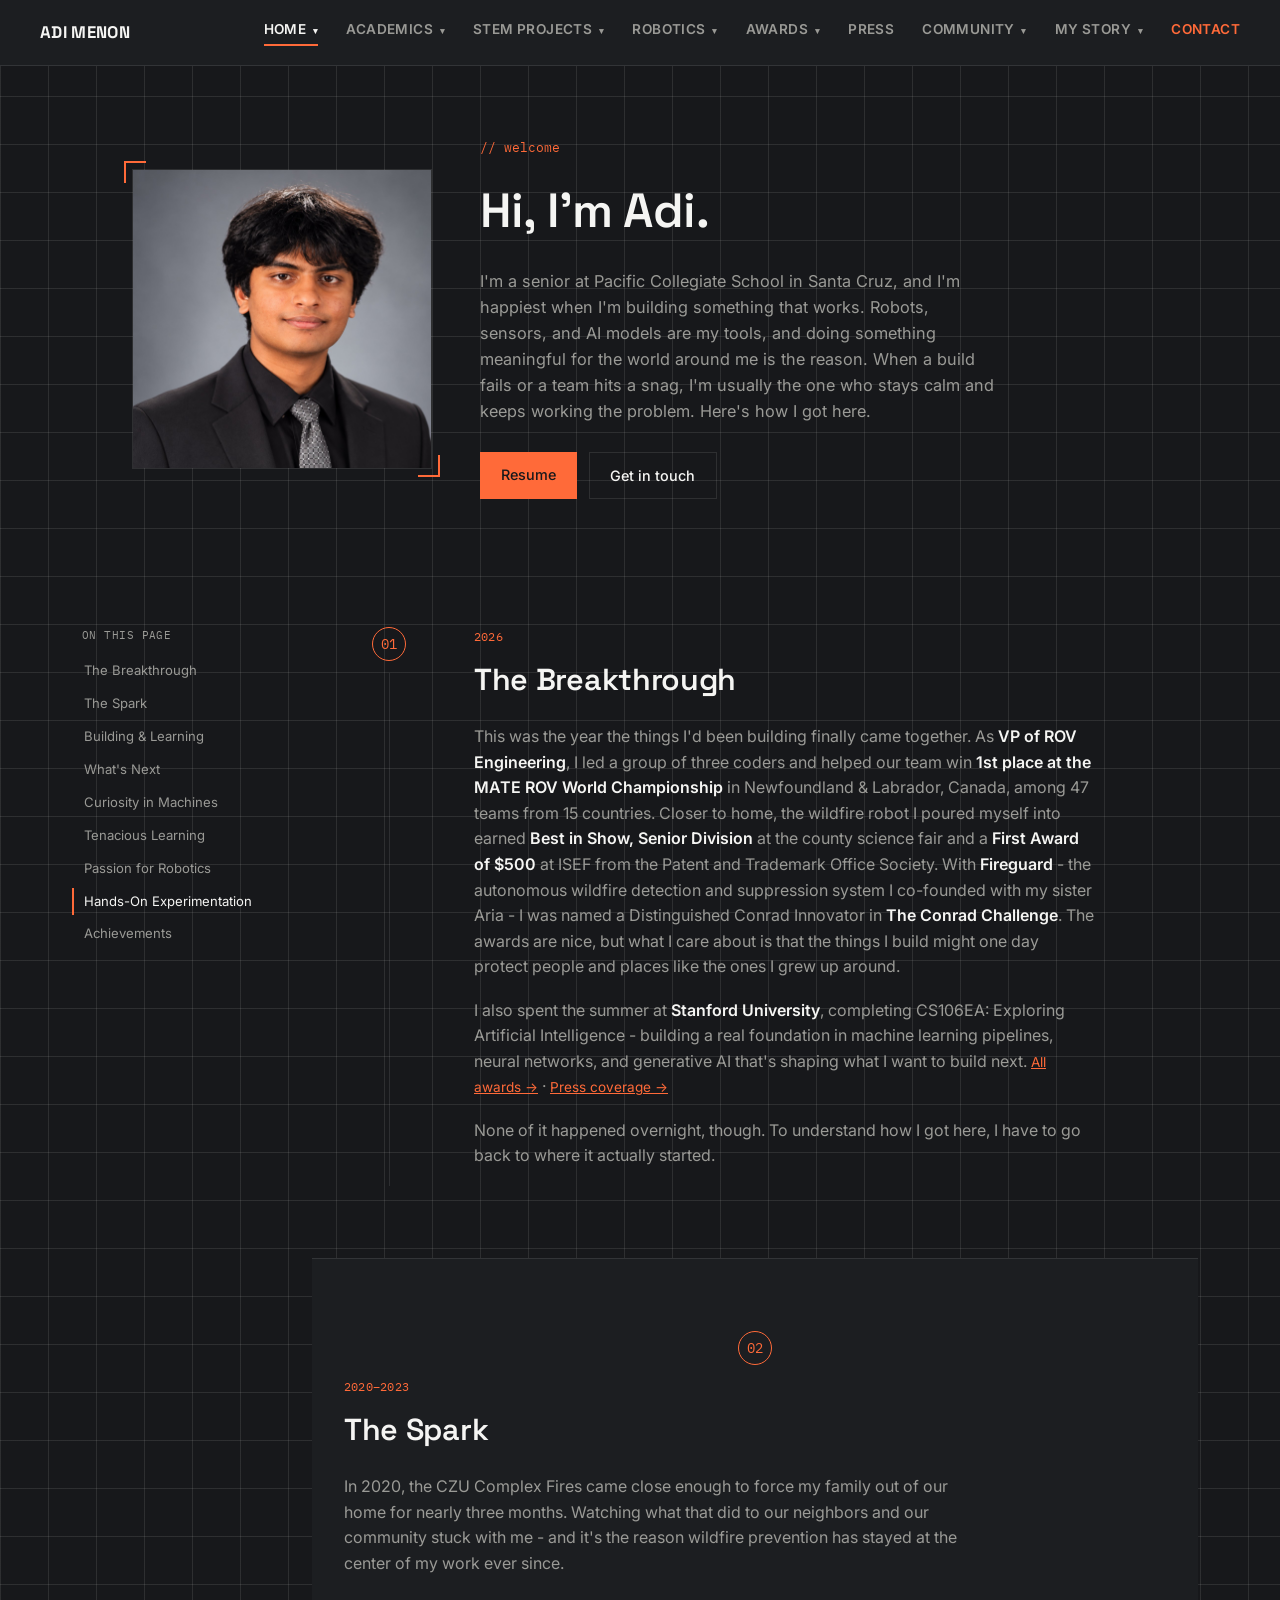
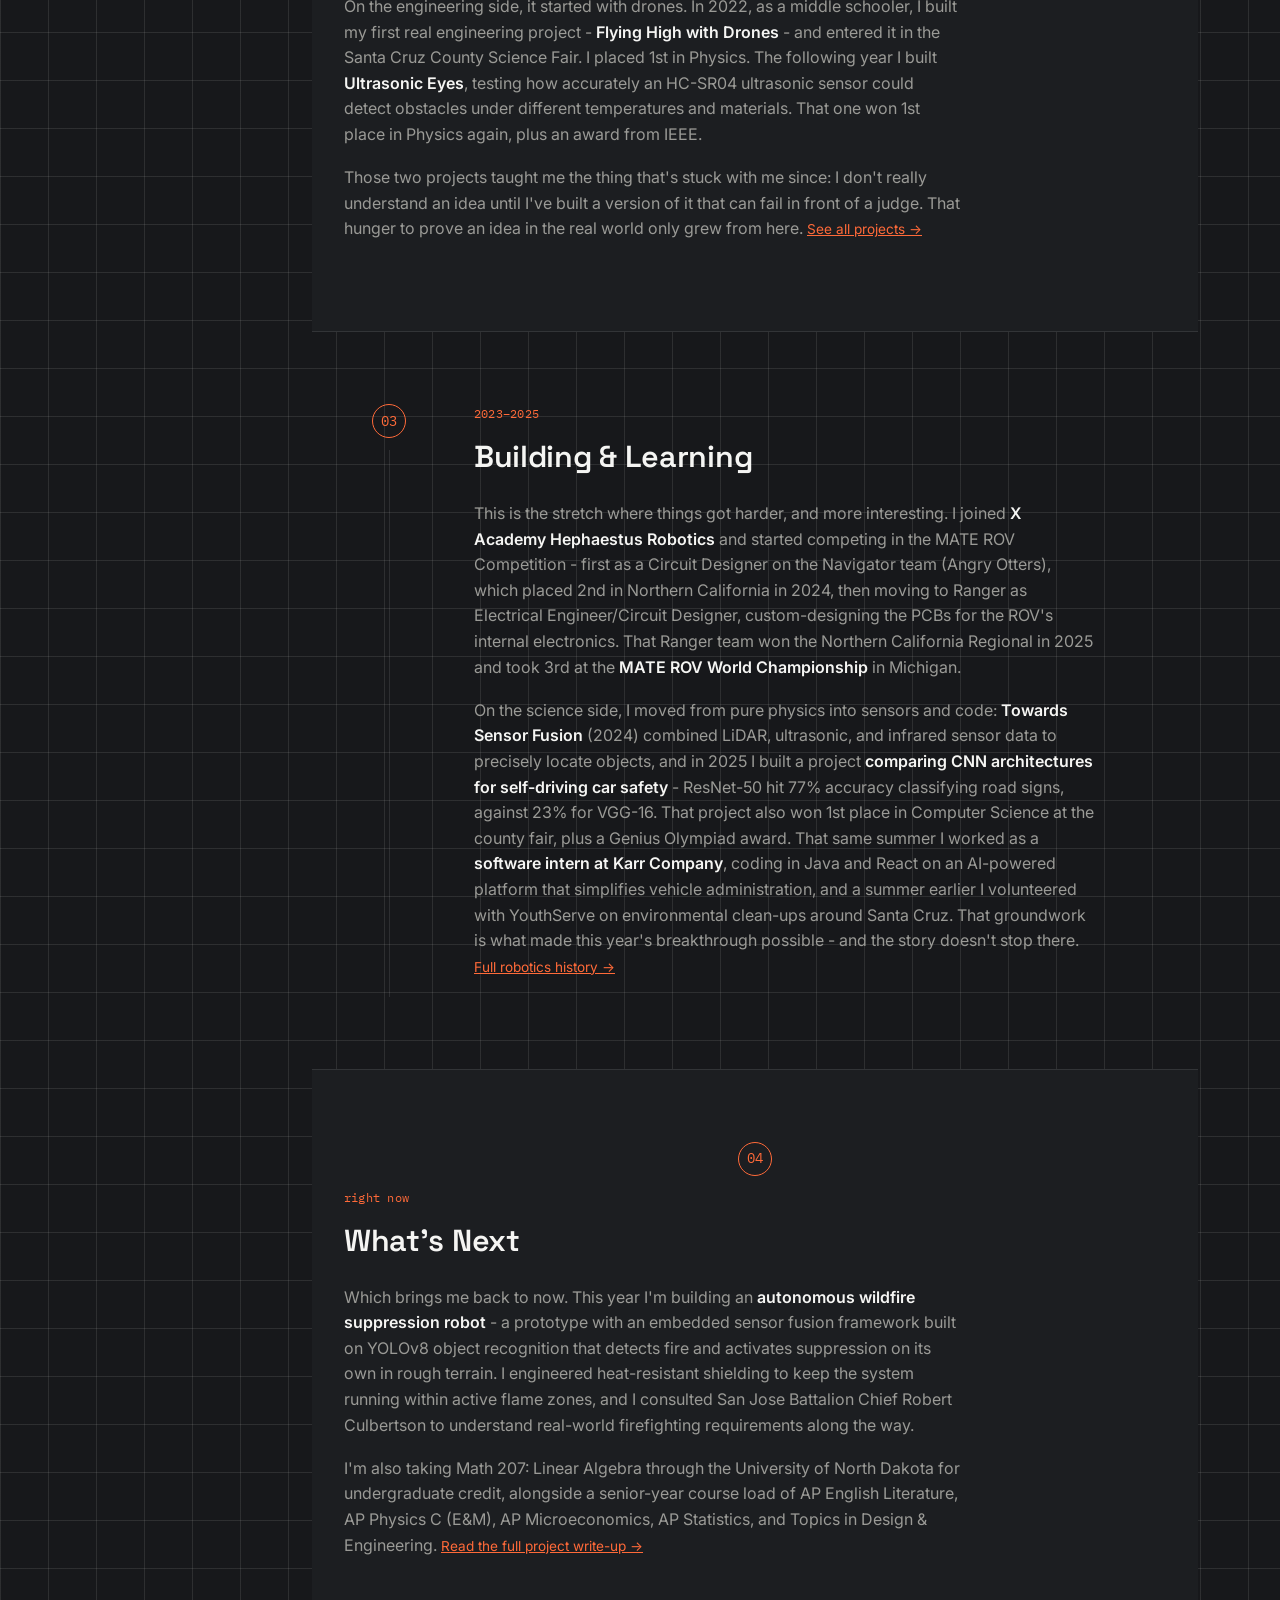
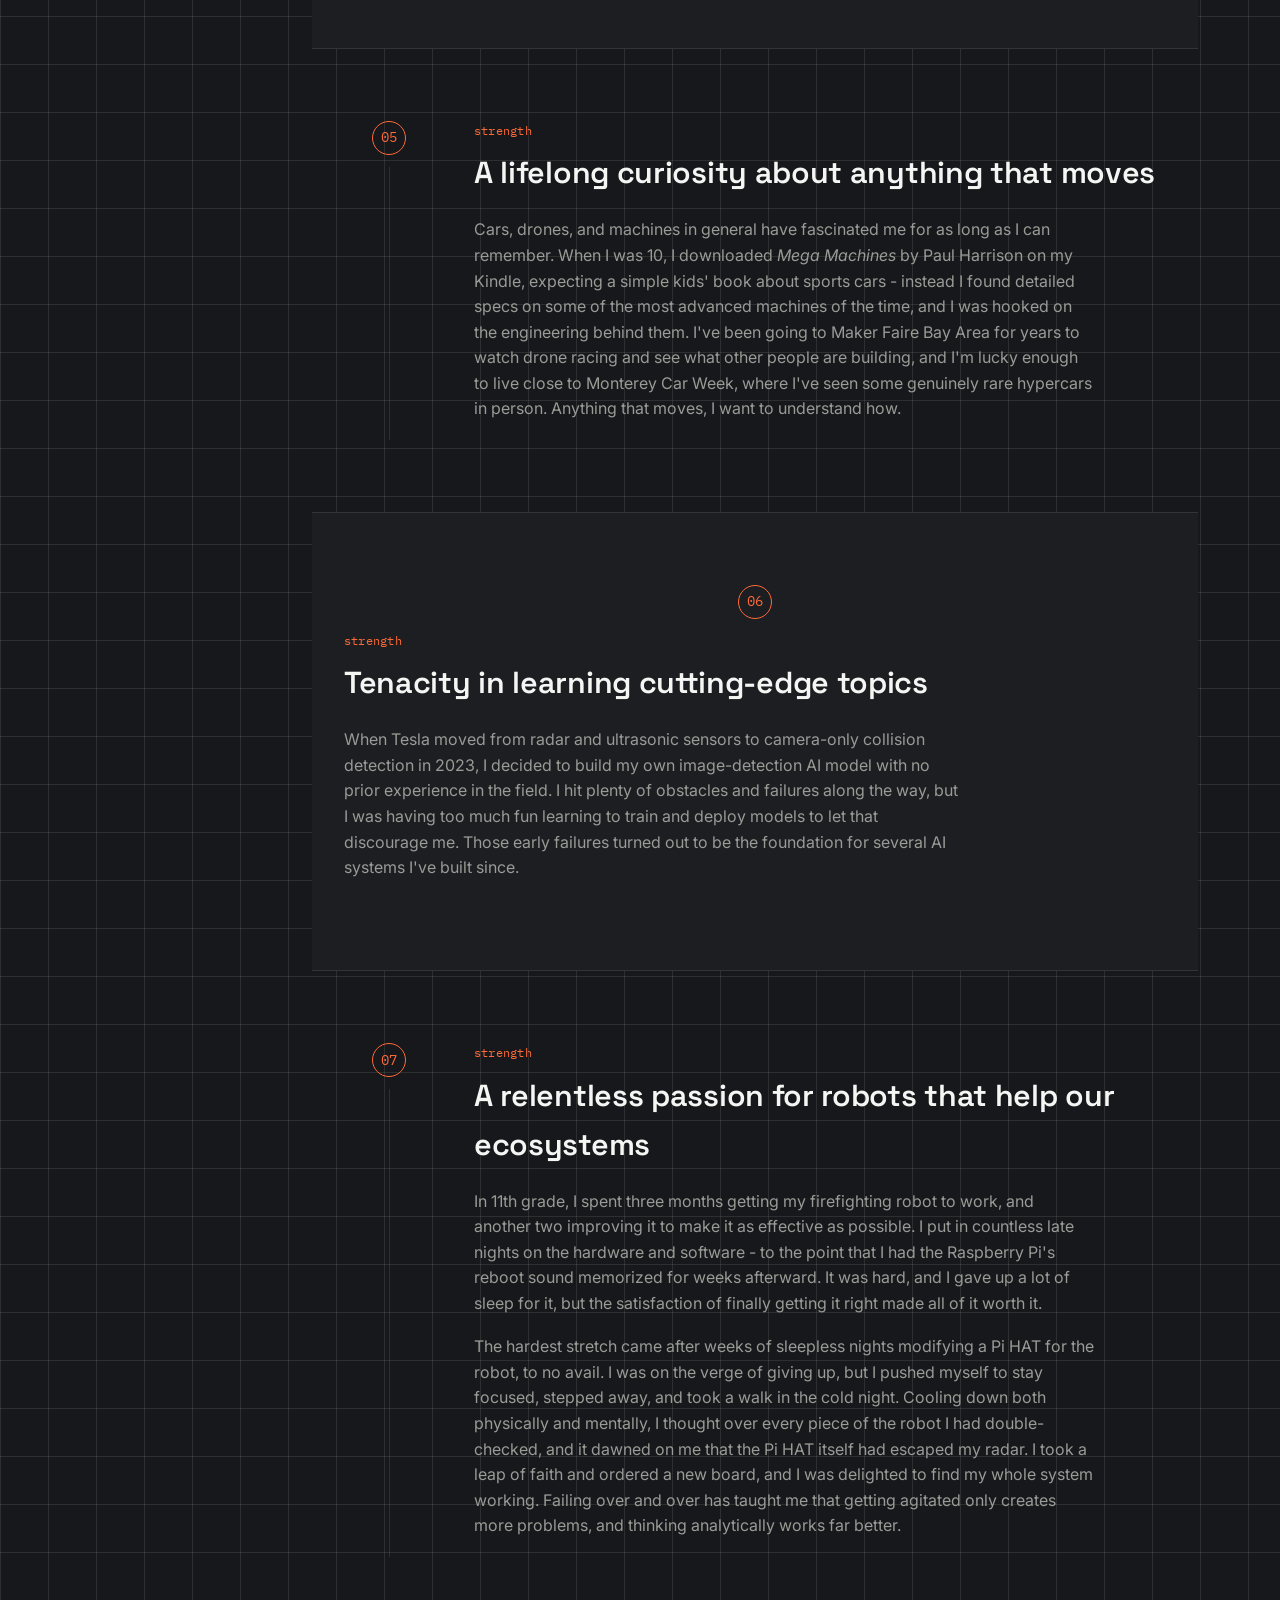
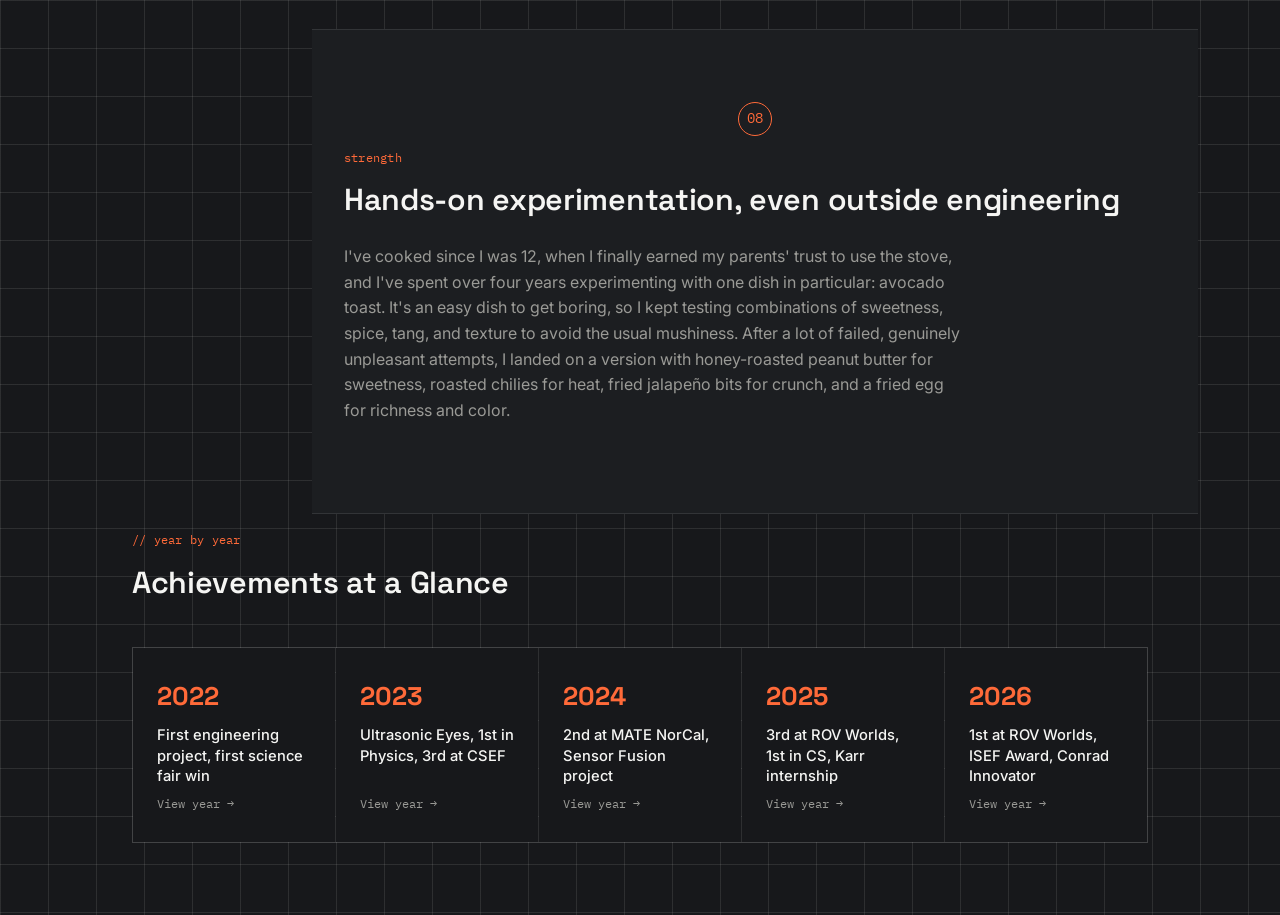
<file: index.html>
<!DOCTYPE html>
<html lang="en">
<head>
<meta charset="UTF-8">
<meta name="viewport" content="width=device-width, initial-scale=1.0">
<title>Adi Menon</title>
<meta name="description" content="Adi Menon - robotics, AI, and engineering">
<link rel="preconnect" href="https://fonts.googleapis.com">
<link rel="preconnect" href="https://fonts.gstatic.com" crossorigin>
<link href="https://fonts.googleapis.com/css2?family=Space+Grotesk:wght@500;600;700&family=Inter:wght@400;500;600&family=IBM+Plex+Mono:wght@500&display=swap" rel="stylesheet">
<link rel="stylesheet" href="styles.css">
</head>
<body>

<header class="topbar">
  <a class="brand" href="index.html">ADI MENON</a>
  <button class="nav-toggle" id="navToggle" aria-label="Open menu" aria-expanded="false">
    <span></span><span></span><span></span>
  </button>
  <nav class="topnav" id="topnav">
    <div class="nav-item">
      <a href="index.html" class="active">Home <span class="caret">&#9662;</span></a>
      <div class="dropdown-panel">
        <div class="dropdown-panel-inner">
          <a class="dropdown-card" href="index.html#breakthrough">
            <span class="dropdown-card-title">The Breakthrough</span>
            <span class="dropdown-card-sub">2026 - ROV Worlds win, ISEF, Conrad</span>
          </a>
          <a class="dropdown-card" href="index.html#spark">
            <span class="dropdown-card-title">The Spark</span>
            <span class="dropdown-card-sub">2020-2023 - CZU fire to first robots</span>
          </a>
          <a class="dropdown-card" href="index.html#building">
            <span class="dropdown-card-title">Building &amp; Learning</span>
            <span class="dropdown-card-sub">2023-2025 - ROV team, AI research</span>
          </a>
          <a class="dropdown-card" href="index.html#next">
            <span class="dropdown-card-title">What's Next</span>
            <span class="dropdown-card-sub">Wildfire robot, senior year</span>
          </a>
          <a class="dropdown-card" href="index.html#curiosity-in-machines">
            <span class="dropdown-card-title">Curiosity in Machines</span>
            <span class="dropdown-card-sub">Cars, drones, Maker Faire</span>
          </a>
          <a class="dropdown-card" href="index.html#tenacious-learning">
            <span class="dropdown-card-title">Tenacious Learning</span>
            <span class="dropdown-card-sub">Teaching myself computer vision</span>
          </a>
          <a class="dropdown-card" href="index.html#passion-for-robotics">
            <span class="dropdown-card-title">Passion for Robotics</span>
            <span class="dropdown-card-sub">Firefighting robot build</span>
          </a>
          <a class="dropdown-card" href="index.html#hands-on-experimentation">
            <span class="dropdown-card-title">Hands-On Experimentation</span>
            <span class="dropdown-card-sub">4+ years perfecting avocado toast</span>
          </a>
          <a class="dropdown-card" href="index.html#achievements">
            <span class="dropdown-card-title">Achievements</span>
            <span class="dropdown-card-sub">Year-by-year highlights, 2022-2026</span>
          </a>
        </div>
      </div>
    </div>
    <div class="nav-item">
      <a href="academics.html">Academics <span class="caret">&#9662;</span></a>
      <div class="dropdown-panel">
        <div class="dropdown-panel-inner">
          <a class="dropdown-card" href="academics.html#coursework">
            <span class="dropdown-card-title">Coursework</span>
            <span class="dropdown-card-sub">9th–12th grade · GPA 4.34</span>
          </a>
          <a class="dropdown-card" href="academics.html#college-courses">
            <span class="dropdown-card-title">College Coursework</span>
            <span class="dropdown-card-sub">Stanford, UND, UC Scout</span>
          </a>
          <a class="dropdown-card" href="academics.html#skills">
            <span class="dropdown-card-title">Skills</span>
            <span class="dropdown-card-sub">Coding, electronics, robotics</span>
          </a>
        </div>
      </div>
    </div>
    <div class="nav-item">
      <a href="projects.html">STEM Projects <span class="caret">&#9662;</span></a>
      <div class="dropdown-panel">
        <div class="dropdown-panel-inner">
          <a class="dropdown-card" href="projects.html#project-2026">
            <span class="dropdown-card-title">2026 - Wildfire Robot</span>
            <span class="dropdown-card-sub">YOLOv8 + sensor fusion, photos &amp; video</span>
          </a>
          <a class="dropdown-card" href="projects.html#project-2025">
            <span class="dropdown-card-title">2025 - Self-Driving Car AI</span>
            <span class="dropdown-card-sub">ResNet-50 vs. VGG-16</span>
          </a>
          <a class="dropdown-card" href="projects.html#project-2024">
            <span class="dropdown-card-title">2024 - Sensor Fusion</span>
            <span class="dropdown-card-sub">LiDAR + Ultrasonic + IR</span>
          </a>
          <a class="dropdown-card" href="projects.html#project-2023">
            <span class="dropdown-card-title">2023 - Ultrasonic Eyes</span>
            <span class="dropdown-card-sub">HC-SR04 accuracy testing</span>
          </a>
          <a class="dropdown-card" href="projects.html#project-2022">
            <span class="dropdown-card-title">2022 - Flying Drones</span>
            <span class="dropdown-card-sub">First engineering project</span>
          </a>
        </div>
      </div>
    </div>
    <div class="nav-item">
      <a href="robotics.html">Robotics <span class="caret">&#9662;</span></a>
      <div class="dropdown-panel">
        <div class="dropdown-panel-inner">
          <a class="dropdown-card" href="robotics.html#role-progression">
            <span class="dropdown-card-title">Role Progression</span>
            <span class="dropdown-card-sub">Navigator → Circuit Designer → VP Engineering</span>
          </a>
          <a class="dropdown-card" href="robotics.html#competition-results">
            <span class="dropdown-card-title">Competition Results</span>
            <span class="dropdown-card-sub">1st Worlds 2026, 3rd Worlds 2025</span>
          </a>
        </div>
      </div>
    </div>
    <div class="nav-item">
      <a href="awards.html">Awards <span class="caret">&#9662;</span></a>
      <div class="dropdown-panel">
        <div class="dropdown-panel-inner">
          <a class="dropdown-card" href="awards.html#awards-2026">
            <span class="dropdown-card-title">2026</span>
            <span class="dropdown-card-sub">ISEF Award, Best in Show, Conrad Innovator</span>
          </a>
          <a class="dropdown-card" href="awards.html#awards-2025">
            <span class="dropdown-card-title">2025</span>
            <span class="dropdown-card-sub">1st Computer Science, Genius Olympiad</span>
          </a>
          <a class="dropdown-card" href="awards.html#awards-2024">
            <span class="dropdown-card-title">2024</span>
            <span class="dropdown-card-sub">1st Physics, Yale STEM award</span>
          </a>
          <a class="dropdown-card" href="awards.html#awards-2023">
            <span class="dropdown-card-title">2023</span>
            <span class="dropdown-card-sub">1st Physics, CSEF 3rd place</span>
          </a>
          <a class="dropdown-card" href="awards.html#awards-2022">
            <span class="dropdown-card-title">2022</span>
            <span class="dropdown-card-sub">1st Physics, US Metric award</span>
          </a>
        </div>
      </div>
    </div>
    <a href="press.html">Press</a>
    <div class="nav-item">
      <a href="community.html">Community <span class="caret">&#9662;</span></a>
      <div class="dropdown-panel">
        <div class="dropdown-panel-inner">
          <a class="dropdown-card" href="community.html#volunteering">
            <span class="dropdown-card-title">Volunteering</span>
            <span class="dropdown-card-sub">Aegis Living, PCS, YouthServe, Teen Kitchen</span>
          </a>
          <a class="dropdown-card" href="community.html#hobbies">
            <span class="dropdown-card-title">Hobbies</span>
            <span class="dropdown-card-sub">Guitar, woodworking, tennis, cooking</span>
          </a>
        </div>
      </div>
    </div>
    <div class="nav-item">
      <a href="story.html">My Story <span class="caret">&#9662;</span></a>
      <div class="dropdown-panel">
        <div class="dropdown-panel-inner">
          <a class="dropdown-card" href="story.html#breakthrough">
            <span class="dropdown-card-title">The Breakthrough</span>
            <span class="dropdown-card-sub">2026 - ROV Worlds win, ISEF, Conrad</span>
          </a>
          <a class="dropdown-card" href="story.html#spark">
            <span class="dropdown-card-title">The Spark</span>
            <span class="dropdown-card-sub">2020-2023 - CZU fire to first robots</span>
          </a>
          <a class="dropdown-card" href="story.html#building">
            <span class="dropdown-card-title">Building &amp; Learning</span>
            <span class="dropdown-card-sub">2023-2025 - ROV team, AI research</span>
          </a>
          <a class="dropdown-card" href="story.html#next">
            <span class="dropdown-card-title">What's Next</span>
            <span class="dropdown-card-sub">Wildfire robot, senior year</span>
          </a>
          <a class="dropdown-card" href="story.html#curiosity-in-machines">
            <span class="dropdown-card-title">Curiosity in Machines</span>
            <span class="dropdown-card-sub">Cars, drones, Maker Faire</span>
          </a>
          <a class="dropdown-card" href="story.html#tenacious-learning">
            <span class="dropdown-card-title">Tenacious Learning</span>
            <span class="dropdown-card-sub">Teaching myself computer vision</span>
          </a>
          <a class="dropdown-card" href="story.html#passion-for-robotics">
            <span class="dropdown-card-title">Passion for Robotics</span>
            <span class="dropdown-card-sub">Firefighting robot build</span>
          </a>
          <a class="dropdown-card" href="story.html#hands-on-experimentation">
            <span class="dropdown-card-title">Hands-On Experimentation</span>
            <span class="dropdown-card-sub">4+ years perfecting avocado toast</span>
          </a>
        </div>
      </div>
    </div>
    <a class="nav-contact" href="contact.html">Contact</a>
  </nav>
</header>

<main>

  <section class="hero">
    <div class="hero-media">
      <img src="assets/adi_profile_headshot.jpeg" alt="Adi Menon">
      <div class="corner corner-tl"></div>
      <div class="corner corner-br"></div>
    </div>
    <div class="hero-content">
      <p class="hero-tag">// welcome</p>
      <h1>Hi, I'm Adi.</h1>
      <p class="hero-bio">
        I'm a senior at Pacific Collegiate School in Santa Cruz, and I'm happiest
        when I'm building something that works. Robots, sensors, and AI models
        are my tools, and doing something meaningful for the world around me is
        the reason. When a build fails or a team hits a snag, I'm usually the one
        who stays calm and keeps working the problem. Here's how I got here.
      </p>
      <div class="hero-actions">
        <a class="btn" href="assets/adi-resume.pdf" target="_blank" rel="noopener">Resume</a>
        <a class="btn btn-ghost" href="contact.html">Get in touch</a>
      </div>
    </div>
  </section>

  
<div class="page-shell">
  <aside class="page-toc">
    <span class="page-toc-label">On this page</span>
    <a href="#breakthrough">The Breakthrough</a>
    <a href="#spark">The Spark</a>
    <a href="#building">Building &amp; Learning</a>
    <a href="#next">What's Next</a>
    <a href="#curiosity-in-machines">Curiosity in Machines</a>
    <a href="#tenacious-learning">Tenacious Learning</a>
    <a href="#passion-for-robotics">Passion for Robotics</a>
    <a href="#hands-on-experimentation">Hands-On Experimentation</a>
    <a href="#achievements">Achievements</a>
  </aside>
  <div class="page-main">

<section class="chapter" id="breakthrough">
    <div class="chapter-marker">
      <span class="chapter-num">01</span>
      <span class="chapter-line"></span>
    </div>
    <div class="chapter-body">
      <span class="eyebrow-mono">2026</span>
      <h2>The Breakthrough</h2>
      <p class="chapter-text">
        This was the year the things I'd been building finally came together. As
        <strong>VP of ROV Engineering</strong>, I led a group of three coders and
        helped our team win <strong>1st place at the MATE ROV World
        Championship</strong> in Newfoundland &amp; Labrador, Canada, among 47
        teams from 15 countries. Closer to home, the wildfire robot I poured
        myself into earned <strong>Best in Show, Senior Division</strong> at the
        county science fair and a <strong>First Award of $500</strong> at ISEF
        from the Patent and Trademark Office Society. With
        <strong>Fireguard</strong> - the autonomous wildfire detection and
        suppression system I co-founded with my sister Aria - I was named a
        Distinguished Conrad Innovator in <strong>The Conrad Challenge</strong>.
        The awards are nice, but what I care about is that the things I build
        might one day protect people and places like the ones I grew up around.
      </p>
      <p class="chapter-text">
        I also spent the summer at <strong>Stanford University</strong>, completing
        CS106EA: Exploring Artificial Intelligence - building a real
        foundation in machine learning pipelines, neural networks, and generative
        AI that's shaping what I want to build next.
        <a href="awards.html" class="press-link">All awards &rarr;</a> &middot;
        <a href="press.html" class="press-link">Press coverage &rarr;</a>
      </p>
      <p class="chapter-text">
        None of it happened overnight, though. To understand how I got here,
        I have to go back to where it actually started.
      </p>
    </div>
  </section>

  <section class="chapter chapter-panel" id="spark">
    <div class="chapter-marker">
      <span class="chapter-num">02</span>
      <span class="chapter-line"></span>
    </div>
    <div class="chapter-body">
      <span class="eyebrow-mono">2020&ndash;2023</span>
      <h2>The Spark</h2>
      <p class="chapter-text">
        In 2020, the CZU Complex Fires came close enough to force my family out of
        our home for nearly three months. Watching what that did to our
        neighbors and our community stuck with me - and it's the reason
        wildfire prevention has stayed at the center of my work ever since.
      </p>
      <p class="chapter-text">
        On the engineering side, it started with drones. In 2022, as a middle
        schooler, I built my first real engineering project -
        <strong>Flying High with Drones</strong> - and entered it in the
        Santa Cruz County Science Fair. I placed 1st in Physics. The following
        year I built <strong>Ultrasonic Eyes</strong>, testing how accurately an
        HC-SR04 ultrasonic sensor could detect obstacles under different
        temperatures and materials. That one won 1st place in Physics again,
        plus an award from IEEE.
      </p>
      <p class="chapter-text">
        Those two projects taught me the thing that's stuck with me since: I don't
        really understand an idea until I've built a version of it that can fail
        in front of a judge. That hunger to prove an idea in the real world
        only grew from here.
        <a href="projects.html" class="press-link">See all projects &rarr;</a>
      </p>
    </div>
  </section>

  <section class="chapter" id="building">
    <div class="chapter-marker">
      <span class="chapter-num">03</span>
      <span class="chapter-line"></span>
    </div>
    <div class="chapter-body">
      <span class="eyebrow-mono">2023&ndash;2025</span>
      <h2>Building &amp; Learning</h2>
      <p class="chapter-text">
        This is the stretch where things got harder, and more interesting. I
        joined <strong>X Academy Hephaestus Robotics</strong> and started
        competing in the MATE ROV Competition - first as a Circuit Designer on
        the Navigator team (Angry Otters), which placed 2nd in Northern California
        in 2024, then moving to Ranger as Electrical Engineer/Circuit Designer,
        custom-designing the PCBs for the ROV's internal electronics. That Ranger
        team won the Northern California Regional in 2025 and took 3rd at the
        <strong>MATE ROV World Championship</strong> in Michigan.
      </p>
      <p class="chapter-text">
        On the science side, I moved from pure physics into sensors and code:
        <strong>Towards Sensor Fusion</strong> (2024) combined LiDAR, ultrasonic,
        and infrared sensor data to precisely locate objects, and in 2025 I built
        a project <strong>comparing CNN architectures for self-driving car
        safety</strong> - ResNet-50 hit 77% accuracy classifying road signs,
        against 23% for VGG-16. That project also won 1st place in Computer
        Science at the county fair, plus a Genius Olympiad award. That same
        summer I worked as a <strong>software intern at Karr Company</strong>,
        coding in Java and React on an AI-powered platform that simplifies vehicle
        administration, and a summer earlier I volunteered with YouthServe on
        environmental clean-ups around Santa Cruz. That
        groundwork is what made this year's breakthrough possible - and the
        story doesn't stop there.
        <a href="robotics.html" class="press-link">Full robotics history &rarr;</a>
      </p>
    </div>
  </section>

  <section class="chapter chapter-panel" id="next">
    <div class="chapter-marker">
      <span class="chapter-num">04</span>
      <span class="chapter-line"></span>
    </div>
    <div class="chapter-body">
      <span class="eyebrow-mono">right now</span>
      <h2>What's Next</h2>
      <p class="chapter-text">
        Which brings me back to now. This year I'm building an <strong>autonomous wildfire suppression
        robot</strong> - a prototype with an embedded sensor fusion framework
        built on YOLOv8 object recognition that detects fire and activates
        suppression on its own in rough terrain. I engineered heat-resistant
        shielding to keep the system running within active flame zones, and I
        consulted San Jose Battalion Chief Robert Culbertson to understand
        real-world firefighting requirements along the way.
      </p>
      <p class="chapter-text">
        I'm also taking Math 207: Linear Algebra through the University of North
        Dakota for undergraduate credit, alongside a senior-year course load of
        AP English Literature, AP Physics C (E&amp;M), AP Microeconomics, AP
        Statistics, and Topics in Design &amp; Engineering.
        <a href="projects.html" class="press-link">Read the full project write-up &rarr;</a>
      </p>
    </div>
  </section>

  <section class="chapter" id="curiosity-in-machines">
    <div class="chapter-marker">
      <span class="chapter-num">05</span>
      <span class="chapter-line"></span>
    </div>
    <div class="chapter-body">
      <span class="eyebrow-mono">strength</span>
      <h2>A lifelong curiosity about anything that moves</h2>
      <p class="chapter-text">
        Cars, drones, and machines in general have fascinated me for as long
        as I can remember. When I was 10, I downloaded <em>Mega Machines</em>
        by Paul Harrison on my Kindle, expecting a simple kids' book about
        sports cars - instead I found detailed specs on some of the most
        advanced machines of the time, and I was hooked on the engineering
        behind them. I've been going to Maker Faire Bay Area for years to
        watch drone racing and see what other people are building, and I'm
        lucky enough to live close to Monterey Car Week, where I've seen some
        genuinely rare hypercars in person. Anything that moves, I want to
        understand how.
      </p>
    </div>
  </section>

  <section class="chapter chapter-panel" id="tenacious-learning">
    <div class="chapter-marker">
      <span class="chapter-num">06</span>
      <span class="chapter-line"></span>
    </div>
    <div class="chapter-body">
      <span class="eyebrow-mono">strength</span>
      <h2>Tenacity in learning cutting-edge topics</h2>
      <p class="chapter-text">
        When Tesla moved from radar and ultrasonic sensors to camera-only
        collision detection in 2023, I decided to build my own image-detection
        AI model with no prior experience in the field. I hit plenty of
        obstacles and failures along the way, but I was having too much fun
        learning to train and deploy models to let that discourage me. Those
        early failures turned out to be the foundation for several AI systems
        I've built since.
      </p>
    </div>
  </section>

  <section class="chapter" id="passion-for-robotics">
    <div class="chapter-marker">
      <span class="chapter-num">07</span>
      <span class="chapter-line"></span>
    </div>
    <div class="chapter-body">
      <span class="eyebrow-mono">strength</span>
      <h2>A relentless passion for robots that help our ecosystems</h2>
      <p class="chapter-text">
        In 11th grade, I spent three months getting my firefighting robot to
        work, and another two improving it to make it as effective as
        possible. I put in countless late nights on the hardware and
        software - to the point that I had the Raspberry Pi's reboot
        sound memorized for weeks afterward. It was hard, and I gave up a lot
        of sleep for it, but the satisfaction of finally getting it right made
        all of it worth it.
      </p>
      <p class="chapter-text">
        The hardest stretch came after weeks of sleepless nights modifying a Pi
        HAT for the robot, to no avail. I was on the verge of giving up, but I
        pushed myself to stay focused, stepped away, and took a walk in the cold
        night. Cooling down both physically and mentally, I thought over every
        piece of the robot I had double-checked, and it dawned on me that the Pi
        HAT itself had escaped my radar. I took a leap of faith and ordered a new
        board, and I was delighted to find my whole system working. Failing over
        and over has taught me that getting agitated only creates more problems,
        and thinking analytically works far better.
      </p>
    </div>
  </section>

  <section class="chapter chapter-panel" id="hands-on-experimentation">
    <div class="chapter-marker">
      <span class="chapter-num">08</span>
      <span class="chapter-line chapter-line-end"></span>
    </div>
    <div class="chapter-body">
      <span class="eyebrow-mono">strength</span>
      <h2>Hands-on experimentation, even outside engineering</h2>
      <p class="chapter-text">
        I've cooked since I was 12, when I finally earned my parents' trust to
        use the stove, and I've spent over four years experimenting with one
        dish in particular: avocado toast. It's an easy dish to get boring, so
        I kept testing combinations of sweetness, spice, tang, and texture to
        avoid the usual mushiness. After a lot of failed, genuinely
        unpleasant attempts, I landed on a version with honey-roasted peanut
        butter for sweetness, roasted chilies for heat, fried jalapeño bits
        for crunch, and a fried egg for richness and color.
      </p>
    </div>
  </section>


  </div>
</div>


  <section class="year-cards-section" id="achievements">
    <div class="block-head">
      <span class="eyebrow-mono">// year by year</span>
      <h2>Achievements at a Glance</h2>
    </div>
    <div class="year-cards-grid">
      <a class="year-card" href="year-2022.html">
        <span class="year-card-year">2022</span>
        <span class="year-card-headline">First engineering project, first science fair win</span>
        <span class="year-card-more">View year &rarr;</span>
      </a>
      <a class="year-card" href="year-2023.html">
        <span class="year-card-year">2023</span>
        <span class="year-card-headline">Ultrasonic Eyes, 1st in Physics, 3rd at CSEF</span>
        <span class="year-card-more">View year &rarr;</span>
      </a>
      <a class="year-card" href="year-2024.html">
        <span class="year-card-year">2024</span>
        <span class="year-card-headline">2nd at MATE NorCal, Sensor Fusion project</span>
        <span class="year-card-more">View year &rarr;</span>
      </a>
      <a class="year-card" href="year-2025.html">
        <span class="year-card-year">2025</span>
        <span class="year-card-headline">3rd at ROV Worlds, 1st in CS, Karr internship</span>
        <span class="year-card-more">View year &rarr;</span>
      </a>
      <a class="year-card" href="year-2026.html">
        <span class="year-card-year">2026</span>
        <span class="year-card-headline">1st at ROV Worlds, ISEF Award, Conrad Innovator</span>
        <span class="year-card-more">View year &rarr;</span>
      </a>
    </div>
  </section>

</main>

<script src="script.js"></script>
</body>
</html>
</file>
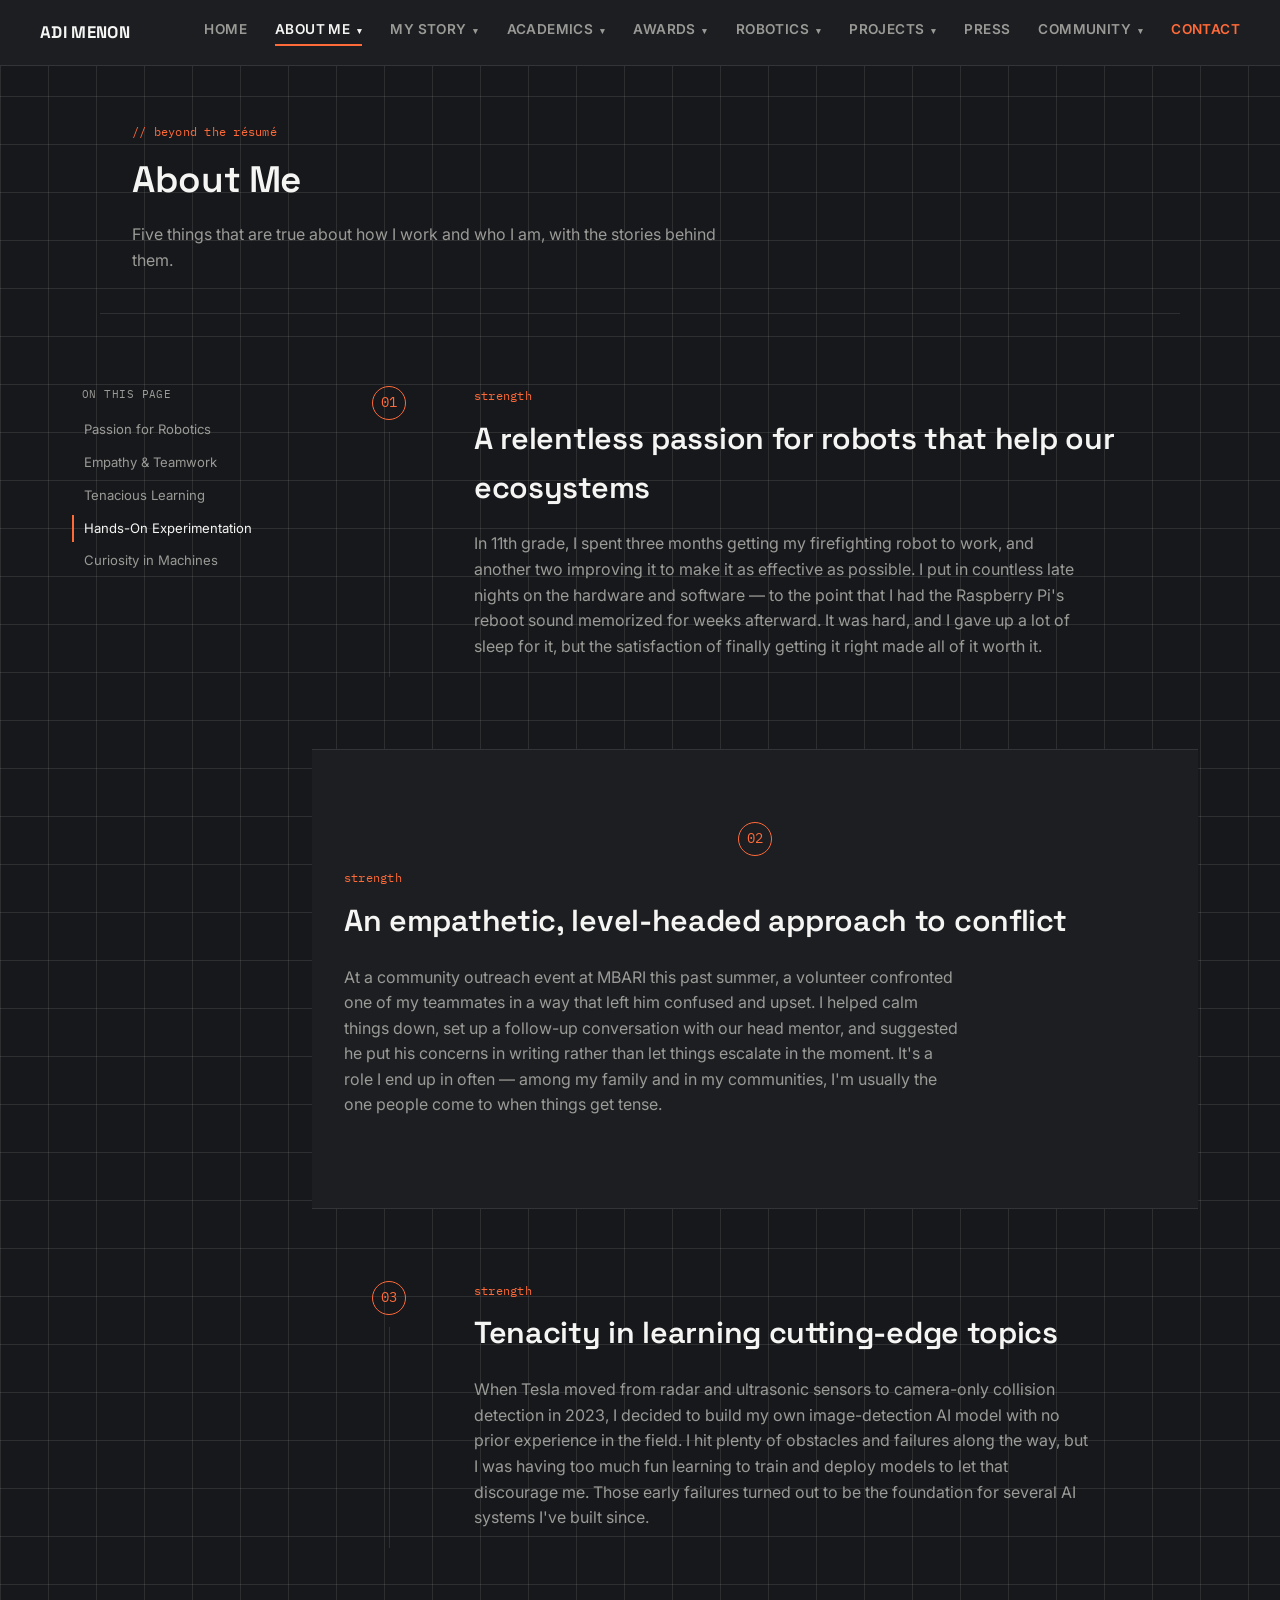
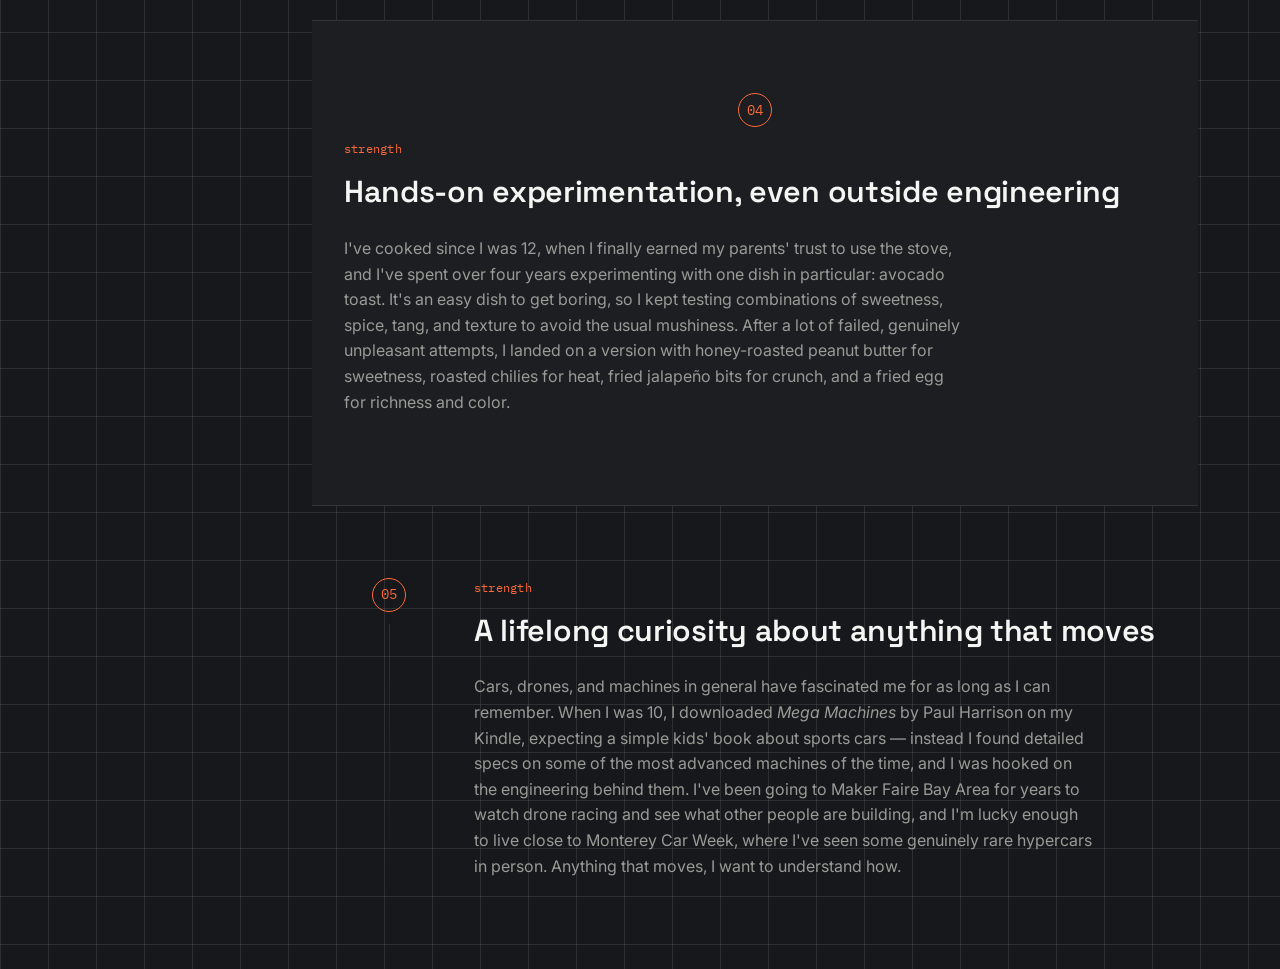
<file: about.html>
<!DOCTYPE html>
<html lang="en">
<head>
<meta charset="UTF-8">
<meta name="viewport" content="width=device-width, initial-scale=1.0">
<title>About Me — Adi Menon</title>
<link rel="preconnect" href="https://fonts.googleapis.com">
<link rel="preconnect" href="https://fonts.gstatic.com" crossorigin>
<link href="https://fonts.googleapis.com/css2?family=Space+Grotesk:wght@500;600;700&family=Inter:wght@400;500;600&family=IBM+Plex+Mono:wght@500&display=swap" rel="stylesheet">
<link rel="stylesheet" href="styles.css">
</head>
<body>

<header class="topbar">
  <a class="brand" href="index.html">ADI MENON</a>
  <button class="nav-toggle" id="navToggle" aria-label="Open menu" aria-expanded="false">
    <span></span><span></span><span></span>
  </button>
  <nav class="topnav" id="topnav">
    <a href="index.html">Home</a>
    <div class="nav-item">
      <a href="about.html" class="active">About Me <span class="caret">&#9662;</span></a>
      <div class="dropdown-panel">
        <div class="dropdown-panel-inner">
          <a class="dropdown-card" href="about.html#passion-for-robotics">
            <span class="dropdown-card-title">Passion for Robotics</span>
            <span class="dropdown-card-sub">Firefighting robot build</span>
          </a>
          <a class="dropdown-card" href="about.html#empathy-and-teamwork">
            <span class="dropdown-card-title">Empathy &amp; Teamwork</span>
            <span class="dropdown-card-sub">MBARI conflict resolution</span>
          </a>
          <a class="dropdown-card" href="about.html#tenacious-learning">
            <span class="dropdown-card-title">Tenacious Learning</span>
            <span class="dropdown-card-sub">Teaching myself computer vision</span>
          </a>
          <a class="dropdown-card" href="about.html#hands-on-experimentation">
            <span class="dropdown-card-title">Hands-On Experimentation</span>
            <span class="dropdown-card-sub">4+ years perfecting avocado toast</span>
          </a>
          <a class="dropdown-card" href="about.html#curiosity-in-machines">
            <span class="dropdown-card-title">Curiosity in Machines</span>
            <span class="dropdown-card-sub">Cars, drones, Maker Faire</span>
          </a>
        </div>
      </div>
    </div>
    <div class="nav-item">
      <a href="story.html">My Story <span class="caret">&#9662;</span></a>
      <div class="dropdown-panel">
        <div class="dropdown-panel-inner">
          <a class="dropdown-card" href="story.html#spark">
            <span class="dropdown-card-title">The Spark</span>
            <span class="dropdown-card-sub">2020–2023 · CZU fire → first robots</span>
          </a>
          <a class="dropdown-card" href="story.html#building">
            <span class="dropdown-card-title">Building &amp; Learning</span>
            <span class="dropdown-card-sub">2023–2025 · ROV team, AI research</span>
          </a>
          <a class="dropdown-card" href="story.html#breakthrough">
            <span class="dropdown-card-title">The Breakthrough</span>
            <span class="dropdown-card-sub">2026 · ROV Worlds win, ISEF, Conrad</span>
          </a>
          <a class="dropdown-card" href="story.html#next">
            <span class="dropdown-card-title">What's Next</span>
            <span class="dropdown-card-sub">Wildfire robot, senior year</span>
          </a>
        </div>
      </div>
    </div>
    <div class="nav-item">
      <a href="academics.html">Academics <span class="caret">&#9662;</span></a>
      <div class="dropdown-panel">
        <div class="dropdown-panel-inner">
          <a class="dropdown-card" href="academics.html#coursework">
            <span class="dropdown-card-title">Coursework</span>
            <span class="dropdown-card-sub">9th–12th grade · GPA 4.34</span>
          </a>
          <a class="dropdown-card" href="academics.html#college-courses">
            <span class="dropdown-card-title">College Coursework</span>
            <span class="dropdown-card-sub">Stanford, UND, UC Scout</span>
          </a>
          <a class="dropdown-card" href="academics.html#skills">
            <span class="dropdown-card-title">Skills</span>
            <span class="dropdown-card-sub">Coding, electronics, robotics</span>
          </a>
        </div>
      </div>
    </div>
    <div class="nav-item">
      <a href="awards.html">Awards <span class="caret">&#9662;</span></a>
      <div class="dropdown-panel">
        <div class="dropdown-panel-inner">
          <a class="dropdown-card" href="awards.html#awards-2026">
            <span class="dropdown-card-title">2026</span>
            <span class="dropdown-card-sub">ISEF Award, Best in Show, Conrad Innovator</span>
          </a>
          <a class="dropdown-card" href="awards.html#awards-2025">
            <span class="dropdown-card-title">2025</span>
            <span class="dropdown-card-sub">1st Computer Science, Genius Olympiad</span>
          </a>
          <a class="dropdown-card" href="awards.html#awards-2024">
            <span class="dropdown-card-title">2024</span>
            <span class="dropdown-card-sub">1st Physics, Yale STEM award</span>
          </a>
          <a class="dropdown-card" href="awards.html#awards-2023">
            <span class="dropdown-card-title">2023</span>
            <span class="dropdown-card-sub">1st Physics, CSEF 3rd place</span>
          </a>
          <a class="dropdown-card" href="awards.html#awards-2022">
            <span class="dropdown-card-title">2022</span>
            <span class="dropdown-card-sub">1st Physics, US Metric award</span>
          </a>
        </div>
      </div>
    </div>
    <div class="nav-item">
      <a href="robotics.html">Robotics <span class="caret">&#9662;</span></a>
      <div class="dropdown-panel">
        <div class="dropdown-panel-inner">
          <a class="dropdown-card" href="robotics.html#role-progression">
            <span class="dropdown-card-title">Role Progression</span>
            <span class="dropdown-card-sub">Navigator → Circuit Designer → VP Engineering</span>
          </a>
          <a class="dropdown-card" href="robotics.html#competition-results">
            <span class="dropdown-card-title">Competition Results</span>
            <span class="dropdown-card-sub">1st Worlds 2026, 3rd Worlds 2025</span>
          </a>
        </div>
      </div>
    </div>
    <div class="nav-item">
      <a href="projects.html">Projects <span class="caret">&#9662;</span></a>
      <div class="dropdown-panel">
        <div class="dropdown-panel-inner">
          <a class="dropdown-card" href="projects.html#project-2026">
            <span class="dropdown-card-title">2026 — Wildfire Robot</span>
            <span class="dropdown-card-sub">YOLOv8 + sensor fusion, photos &amp; video</span>
          </a>
          <a class="dropdown-card" href="projects.html#project-2025">
            <span class="dropdown-card-title">2025 — Self-Driving Car AI</span>
            <span class="dropdown-card-sub">ResNet-50 vs. VGG-16</span>
          </a>
          <a class="dropdown-card" href="projects.html#project-2024">
            <span class="dropdown-card-title">2024 — Sensor Fusion</span>
            <span class="dropdown-card-sub">LiDAR + Ultrasonic + IR</span>
          </a>
          <a class="dropdown-card" href="projects.html#project-2023">
            <span class="dropdown-card-title">2023 — Ultrasonic Eyes</span>
            <span class="dropdown-card-sub">HC-SR04 accuracy testing</span>
          </a>
          <a class="dropdown-card" href="projects.html#project-2022">
            <span class="dropdown-card-title">2022 — Flying Drones</span>
            <span class="dropdown-card-sub">First engineering project</span>
          </a>
        </div>
      </div>
    </div>
    <a href="press.html">Press</a>
    <div class="nav-item">
      <a href="community.html">Community <span class="caret">&#9662;</span></a>
      <div class="dropdown-panel">
        <div class="dropdown-panel-inner">
          <a class="dropdown-card" href="community.html#volunteering">
            <span class="dropdown-card-title">Volunteering</span>
            <span class="dropdown-card-sub">Aegis Living, PCS, YouthServe, Teen Kitchen</span>
          </a>
          <a class="dropdown-card" href="community.html#hobbies">
            <span class="dropdown-card-title">Hobbies</span>
            <span class="dropdown-card-sub">Guitar, woodworking, tennis, cooking</span>
          </a>
        </div>
      </div>
    </div>
    <a class="nav-contact" href="contact.html">Contact</a>
  </nav>
</header>

<main>

  <section class="page-header">
    <span class="eyebrow-mono">// beyond the résumé</span>
    <h1>About Me</h1>
    <p>Five things that are true about how I work and who I am, with the stories behind them.</p>
  </section>

  
<div class="page-shell">
  <aside class="page-toc">
    <span class="page-toc-label">On this page</span>
    <a href="#passion-for-robotics">Passion for Robotics</a>
    <a href="#empathy-and-teamwork">Empathy &amp; Teamwork</a>
    <a href="#tenacious-learning">Tenacious Learning</a>
    <a href="#hands-on-experimentation">Hands-On Experimentation</a>
    <a href="#curiosity-in-machines">Curiosity in Machines</a>
  </aside>
  <div class="page-main">

<section class="chapter" id="passion-for-robotics">
    <div class="chapter-marker">
      <span class="chapter-num">01</span>
      <span class="chapter-line"></span>
    </div>
    <div class="chapter-body">
      <span class="eyebrow-mono">strength</span>
      <h2>A relentless passion for robots that help our ecosystems</h2>
      <p class="chapter-text">
        In 11th grade, I spent three months getting my firefighting robot to
        work, and another two improving it to make it as effective as
        possible. I put in countless late nights on the hardware and
        software &mdash; to the point that I had the Raspberry Pi's reboot
        sound memorized for weeks afterward. It was hard, and I gave up a lot
        of sleep for it, but the satisfaction of finally getting it right made
        all of it worth it.
      </p>
    </div>
  </section>

  <section class="chapter chapter-panel" id="empathy-and-teamwork">
    <div class="chapter-marker">
      <span class="chapter-num">02</span>
      <span class="chapter-line"></span>
    </div>
    <div class="chapter-body">
      <span class="eyebrow-mono">strength</span>
      <h2>An empathetic, level-headed approach to conflict</h2>
      <p class="chapter-text">
        At a community outreach event at MBARI this past summer, a volunteer
        confronted one of my teammates in a way that left him confused and
        upset. I helped calm things down, set up a follow-up conversation with
        our head mentor, and suggested he put his concerns in writing rather
        than let things escalate in the moment. It's a role I end up in
        often &mdash; among my family and in my communities, I'm usually the
        one people come to when things get tense.
      </p>
    </div>
  </section>

  <section class="chapter" id="tenacious-learning">
    <div class="chapter-marker">
      <span class="chapter-num">03</span>
      <span class="chapter-line"></span>
    </div>
    <div class="chapter-body">
      <span class="eyebrow-mono">strength</span>
      <h2>Tenacity in learning cutting-edge topics</h2>
      <p class="chapter-text">
        When Tesla moved from radar and ultrasonic sensors to camera-only
        collision detection in 2023, I decided to build my own image-detection
        AI model with no prior experience in the field. I hit plenty of
        obstacles and failures along the way, but I was having too much fun
        learning to train and deploy models to let that discourage me. Those
        early failures turned out to be the foundation for several AI systems
        I've built since.
      </p>
    </div>
  </section>

  <section class="chapter chapter-panel" id="hands-on-experimentation">
    <div class="chapter-marker">
      <span class="chapter-num">04</span>
      <span class="chapter-line"></span>
    </div>
    <div class="chapter-body">
      <span class="eyebrow-mono">strength</span>
      <h2>Hands-on experimentation, even outside engineering</h2>
      <p class="chapter-text">
        I've cooked since I was 12, when I finally earned my parents' trust to
        use the stove, and I've spent over four years experimenting with one
        dish in particular: avocado toast. It's an easy dish to get boring, so
        I kept testing combinations of sweetness, spice, tang, and texture to
        avoid the usual mushiness. After a lot of failed, genuinely
        unpleasant attempts, I landed on a version with honey-roasted peanut
        butter for sweetness, roasted chilies for heat, fried jalapeño bits
        for crunch, and a fried egg for richness and color.
      </p>
    </div>
  </section>

  <section class="chapter" id="curiosity-in-machines">
    <div class="chapter-marker">
      <span class="chapter-num">05</span>
      <span class="chapter-line chapter-line-end"></span>
    </div>
    <div class="chapter-body">
      <span class="eyebrow-mono">strength</span>
      <h2>A lifelong curiosity about anything that moves</h2>
      <p class="chapter-text">
        Cars, drones, and machines in general have fascinated me for as long
        as I can remember. When I was 10, I downloaded <em>Mega Machines</em>
        by Paul Harrison on my Kindle, expecting a simple kids' book about
        sports cars &mdash; instead I found detailed specs on some of the most
        advanced machines of the time, and I was hooked on the engineering
        behind them. I've been going to Maker Faire Bay Area for years to
        watch drone racing and see what other people are building, and I'm
        lucky enough to live close to Monterey Car Week, where I've seen some
        genuinely rare hypercars in person. Anything that moves, I want to
        understand how.
      </p>
    </div>
  </section>

  </div>
</div>


</main>

<script src="script.js"></script>
</body>
</html>
</file>
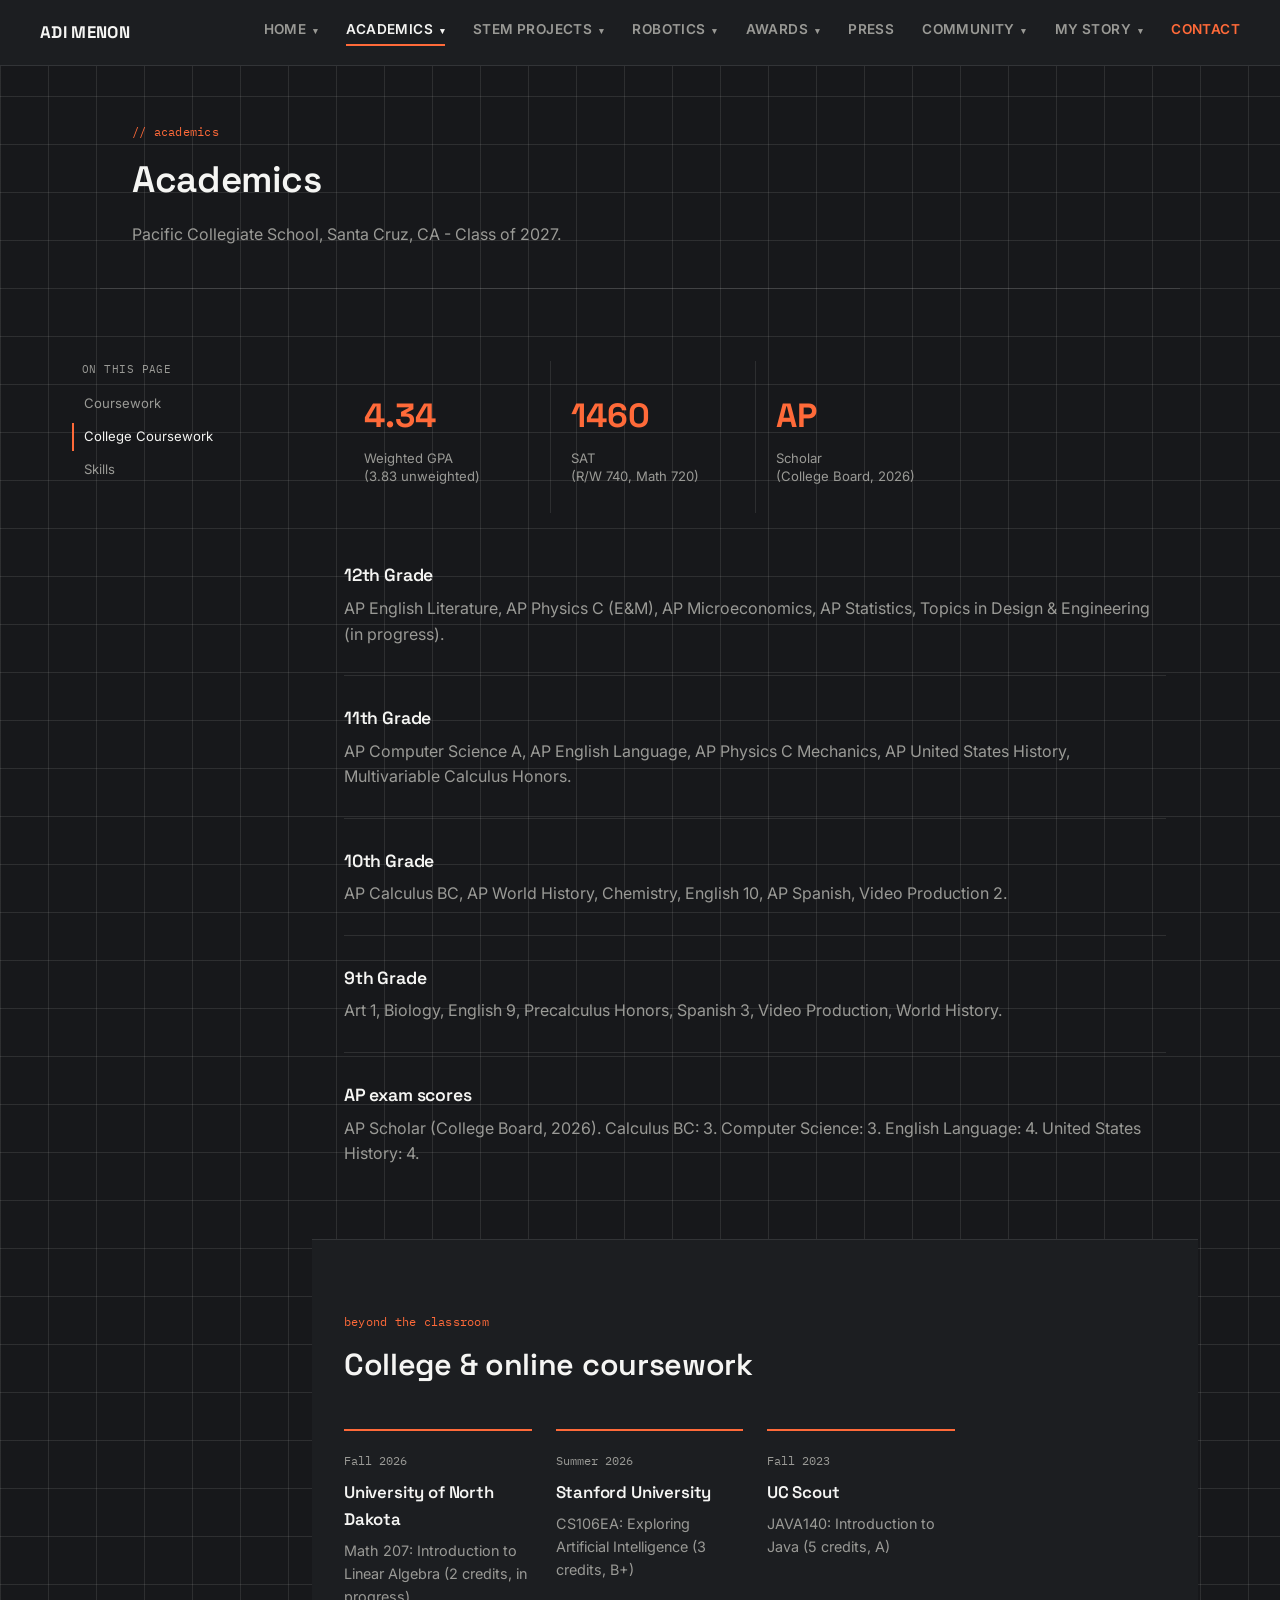
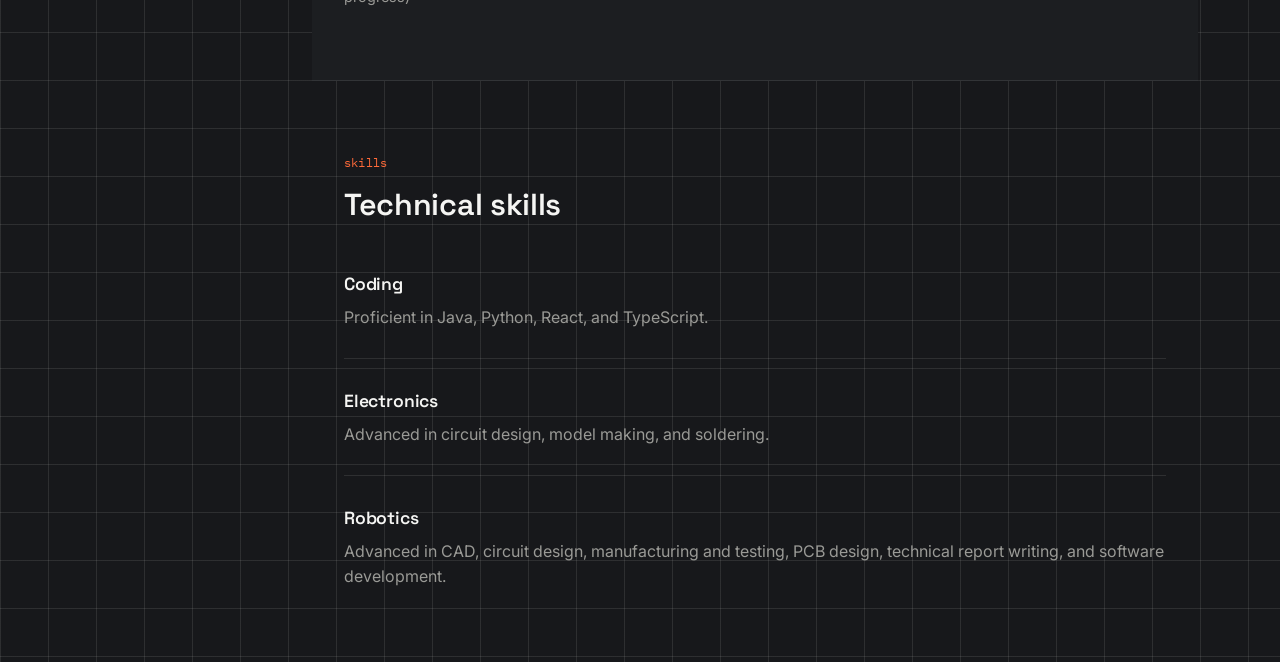
<file: academics.html>
<!DOCTYPE html>
<html lang="en">
<head>
<meta charset="UTF-8">
<meta name="viewport" content="width=device-width, initial-scale=1.0">
<title>Academics - Adi Menon</title>
<link rel="preconnect" href="https://fonts.googleapis.com">
<link rel="preconnect" href="https://fonts.gstatic.com" crossorigin>
<link href="https://fonts.googleapis.com/css2?family=Space+Grotesk:wght@500;600;700&family=Inter:wght@400;500;600&family=IBM+Plex+Mono:wght@500&display=swap" rel="stylesheet">
<link rel="stylesheet" href="styles.css">
</head>
<body>

<header class="topbar">
  <a class="brand" href="index.html">ADI MENON</a>
  <button class="nav-toggle" id="navToggle" aria-label="Open menu" aria-expanded="false">
    <span></span><span></span><span></span>
  </button>
  <nav class="topnav" id="topnav">
    <div class="nav-item">
      <a href="index.html">Home <span class="caret">&#9662;</span></a>
      <div class="dropdown-panel">
        <div class="dropdown-panel-inner">
          <a class="dropdown-card" href="index.html#breakthrough">
            <span class="dropdown-card-title">The Breakthrough</span>
            <span class="dropdown-card-sub">2026 - ROV Worlds win, ISEF, Conrad</span>
          </a>
          <a class="dropdown-card" href="index.html#spark">
            <span class="dropdown-card-title">The Spark</span>
            <span class="dropdown-card-sub">2020-2023 - CZU fire to first robots</span>
          </a>
          <a class="dropdown-card" href="index.html#building">
            <span class="dropdown-card-title">Building &amp; Learning</span>
            <span class="dropdown-card-sub">2023-2025 - ROV team, AI research</span>
          </a>
          <a class="dropdown-card" href="index.html#next">
            <span class="dropdown-card-title">What's Next</span>
            <span class="dropdown-card-sub">Wildfire robot, senior year</span>
          </a>
          <a class="dropdown-card" href="index.html#curiosity-in-machines">
            <span class="dropdown-card-title">Curiosity in Machines</span>
            <span class="dropdown-card-sub">Cars, drones, Maker Faire</span>
          </a>
          <a class="dropdown-card" href="index.html#tenacious-learning">
            <span class="dropdown-card-title">Tenacious Learning</span>
            <span class="dropdown-card-sub">Teaching myself computer vision</span>
          </a>
          <a class="dropdown-card" href="index.html#passion-for-robotics">
            <span class="dropdown-card-title">Passion for Robotics</span>
            <span class="dropdown-card-sub">Firefighting robot build</span>
          </a>
          <a class="dropdown-card" href="index.html#hands-on-experimentation">
            <span class="dropdown-card-title">Hands-On Experimentation</span>
            <span class="dropdown-card-sub">4+ years perfecting avocado toast</span>
          </a>
          <a class="dropdown-card" href="index.html#achievements">
            <span class="dropdown-card-title">Achievements</span>
            <span class="dropdown-card-sub">Year-by-year highlights, 2022-2026</span>
          </a>
        </div>
      </div>
    </div>
    <div class="nav-item">
      <a href="academics.html" class="active">Academics <span class="caret">&#9662;</span></a>
      <div class="dropdown-panel">
        <div class="dropdown-panel-inner">
          <a class="dropdown-card" href="academics.html#coursework">
            <span class="dropdown-card-title">Coursework</span>
            <span class="dropdown-card-sub">9th–12th grade · GPA 4.34</span>
          </a>
          <a class="dropdown-card" href="academics.html#college-courses">
            <span class="dropdown-card-title">College Coursework</span>
            <span class="dropdown-card-sub">Stanford, UND, UC Scout</span>
          </a>
          <a class="dropdown-card" href="academics.html#skills">
            <span class="dropdown-card-title">Skills</span>
            <span class="dropdown-card-sub">Coding, electronics, robotics</span>
          </a>
        </div>
      </div>
    </div>
    <div class="nav-item">
      <a href="projects.html">STEM Projects <span class="caret">&#9662;</span></a>
      <div class="dropdown-panel">
        <div class="dropdown-panel-inner">
          <a class="dropdown-card" href="projects.html#project-2026">
            <span class="dropdown-card-title">2026 - Wildfire Robot</span>
            <span class="dropdown-card-sub">YOLOv8 + sensor fusion, photos &amp; video</span>
          </a>
          <a class="dropdown-card" href="projects.html#project-2025">
            <span class="dropdown-card-title">2025 - Self-Driving Car AI</span>
            <span class="dropdown-card-sub">ResNet-50 vs. VGG-16</span>
          </a>
          <a class="dropdown-card" href="projects.html#project-2024">
            <span class="dropdown-card-title">2024 - Sensor Fusion</span>
            <span class="dropdown-card-sub">LiDAR + Ultrasonic + IR</span>
          </a>
          <a class="dropdown-card" href="projects.html#project-2023">
            <span class="dropdown-card-title">2023 - Ultrasonic Eyes</span>
            <span class="dropdown-card-sub">HC-SR04 accuracy testing</span>
          </a>
          <a class="dropdown-card" href="projects.html#project-2022">
            <span class="dropdown-card-title">2022 - Flying Drones</span>
            <span class="dropdown-card-sub">First engineering project</span>
          </a>
        </div>
      </div>
    </div>
    <div class="nav-item">
      <a href="robotics.html">Robotics <span class="caret">&#9662;</span></a>
      <div class="dropdown-panel">
        <div class="dropdown-panel-inner">
          <a class="dropdown-card" href="robotics.html#role-progression">
            <span class="dropdown-card-title">Role Progression</span>
            <span class="dropdown-card-sub">Navigator → Circuit Designer → VP Engineering</span>
          </a>
          <a class="dropdown-card" href="robotics.html#competition-results">
            <span class="dropdown-card-title">Competition Results</span>
            <span class="dropdown-card-sub">1st Worlds 2026, 3rd Worlds 2025</span>
          </a>
        </div>
      </div>
    </div>
    <div class="nav-item">
      <a href="awards.html">Awards <span class="caret">&#9662;</span></a>
      <div class="dropdown-panel">
        <div class="dropdown-panel-inner">
          <a class="dropdown-card" href="awards.html#awards-2026">
            <span class="dropdown-card-title">2026</span>
            <span class="dropdown-card-sub">ISEF Award, Best in Show, Conrad Innovator</span>
          </a>
          <a class="dropdown-card" href="awards.html#awards-2025">
            <span class="dropdown-card-title">2025</span>
            <span class="dropdown-card-sub">1st Computer Science, Genius Olympiad</span>
          </a>
          <a class="dropdown-card" href="awards.html#awards-2024">
            <span class="dropdown-card-title">2024</span>
            <span class="dropdown-card-sub">1st Physics, Yale STEM award</span>
          </a>
          <a class="dropdown-card" href="awards.html#awards-2023">
            <span class="dropdown-card-title">2023</span>
            <span class="dropdown-card-sub">1st Physics, CSEF 3rd place</span>
          </a>
          <a class="dropdown-card" href="awards.html#awards-2022">
            <span class="dropdown-card-title">2022</span>
            <span class="dropdown-card-sub">1st Physics, US Metric award</span>
          </a>
        </div>
      </div>
    </div>
    <a href="press.html">Press</a>
    <div class="nav-item">
      <a href="community.html">Community <span class="caret">&#9662;</span></a>
      <div class="dropdown-panel">
        <div class="dropdown-panel-inner">
          <a class="dropdown-card" href="community.html#volunteering">
            <span class="dropdown-card-title">Volunteering</span>
            <span class="dropdown-card-sub">Aegis Living, PCS, YouthServe, Teen Kitchen</span>
          </a>
          <a class="dropdown-card" href="community.html#hobbies">
            <span class="dropdown-card-title">Hobbies</span>
            <span class="dropdown-card-sub">Guitar, woodworking, tennis, cooking</span>
          </a>
        </div>
      </div>
    </div>
    <div class="nav-item">
      <a href="story.html">My Story <span class="caret">&#9662;</span></a>
      <div class="dropdown-panel">
        <div class="dropdown-panel-inner">
          <a class="dropdown-card" href="story.html#breakthrough">
            <span class="dropdown-card-title">The Breakthrough</span>
            <span class="dropdown-card-sub">2026 - ROV Worlds win, ISEF, Conrad</span>
          </a>
          <a class="dropdown-card" href="story.html#spark">
            <span class="dropdown-card-title">The Spark</span>
            <span class="dropdown-card-sub">2020-2023 - CZU fire to first robots</span>
          </a>
          <a class="dropdown-card" href="story.html#building">
            <span class="dropdown-card-title">Building &amp; Learning</span>
            <span class="dropdown-card-sub">2023-2025 - ROV team, AI research</span>
          </a>
          <a class="dropdown-card" href="story.html#next">
            <span class="dropdown-card-title">What's Next</span>
            <span class="dropdown-card-sub">Wildfire robot, senior year</span>
          </a>
          <a class="dropdown-card" href="story.html#curiosity-in-machines">
            <span class="dropdown-card-title">Curiosity in Machines</span>
            <span class="dropdown-card-sub">Cars, drones, Maker Faire</span>
          </a>
          <a class="dropdown-card" href="story.html#tenacious-learning">
            <span class="dropdown-card-title">Tenacious Learning</span>
            <span class="dropdown-card-sub">Teaching myself computer vision</span>
          </a>
          <a class="dropdown-card" href="story.html#passion-for-robotics">
            <span class="dropdown-card-title">Passion for Robotics</span>
            <span class="dropdown-card-sub">Firefighting robot build</span>
          </a>
          <a class="dropdown-card" href="story.html#hands-on-experimentation">
            <span class="dropdown-card-title">Hands-On Experimentation</span>
            <span class="dropdown-card-sub">4+ years perfecting avocado toast</span>
          </a>
        </div>
      </div>
    </div>
    <a class="nav-contact" href="contact.html">Contact</a>
  </nav>
</header>

<main>

  <section class="page-header">
    <span class="eyebrow-mono">// academics</span>
    <h1>Academics</h1>
    <p>Pacific Collegiate School, Santa Cruz, CA - Class of 2027.</p>
  </section>

  
<div class="page-shell">
  <aside class="page-toc">
    <span class="page-toc-label">On this page</span>
    <a href="#coursework">Coursework</a>
    <a href="#college-courses">College Coursework</a>
    <a href="#skills">Skills</a>
  </aside>
  <div class="page-main">

<section class="block" id="coursework">
    <div class="stat-strip" style="border: none; padding: 0 0 3rem;">
      <div class="stat" style="border-left: none;">
        <span class="stat-num">4.34</span>
        <span class="stat-label">Weighted GPA<br>(3.83 unweighted)</span>
      </div>
      <div class="stat">
        <span class="stat-num">1460</span>
        <span class="stat-label">SAT<br>(R/W 740, Math 720)</span>
      </div>
      <div class="stat">
        <span class="stat-num">AP</span>
        <span class="stat-label">Scholar<br>(College Board, 2026)</span>
      </div>
    </div>

    <div class="entry-list">
      <div class="entry">
        <h3>12th Grade</h3>
        <p>AP English Literature, AP Physics C (E&amp;M), AP Microeconomics, AP Statistics, Topics in Design &amp; Engineering (in progress).</p>
      </div>
      <div class="entry">
        <h3>11th Grade</h3>
        <p>AP Computer Science A, AP English Language, AP Physics C Mechanics, AP United States History, Multivariable Calculus Honors.</p>
      </div>
      <div class="entry">
        <h3>10th Grade</h3>
        <p>AP Calculus BC, AP World History, Chemistry, English 10, AP Spanish, Video Production 2.</p>
      </div>
      <div class="entry">
        <h3>9th Grade</h3>
        <p>Art 1, Biology, English 9, Precalculus Honors, Spanish 3, Video Production, World History.</p>
      </div>
      <div class="entry">
        <h3>AP exam scores</h3>
        <p>AP Scholar (College Board, 2026). Calculus BC: 3. Computer Science: 3. English Language: 4. United States History: 4.</p>
      </div>
    </div>
  </section>

  <section class="block block-panel" id="college-courses">
    <div class="block-head">
      <span class="eyebrow-mono">beyond the classroom</span>
      <h2>College &amp; online coursework</h2>
    </div>
    <div class="timeline-h">
      <div class="timeline-h-entry">
        <span class="timeline-h-year">Fall 2026</span>
        <h3>University of North Dakota</h3>
        <p>Math 207: Introduction to Linear Algebra (2 credits, in progress)</p>
      </div>
      <div class="timeline-h-entry">
        <span class="timeline-h-year">Summer 2026</span>
        <h3>Stanford University</h3>
        <p>CS106EA: Exploring Artificial Intelligence (3 credits, B+)</p>
      </div>
      <div class="timeline-h-entry">
        <span class="timeline-h-year">Fall 2023</span>
        <h3>UC Scout</h3>
        <p>JAVA140: Introduction to Java (5 credits, A)</p>
      </div>
    </div>
  </section>

  <section class="block" id="skills">
    <div class="block-head">
      <span class="eyebrow-mono">skills</span>
      <h2>Technical skills</h2>
    </div>
    <div class="entry-list">
      <div class="entry">
        <h3>Coding</h3>
        <p>Proficient in Java, Python, React, and TypeScript.</p>
      </div>
      <div class="entry">
        <h3>Electronics</h3>
        <p>Advanced in circuit design, model making, and soldering.</p>
      </div>
      <div class="entry">
        <h3>Robotics</h3>
        <p>Advanced in CAD, circuit design, manufacturing and testing, PCB design, technical report writing, and software development.</p>
      </div>
    </div>
  </section>

  </div>
</div>


</main>

<script src="script.js"></script>
</body>
</html>
</file>
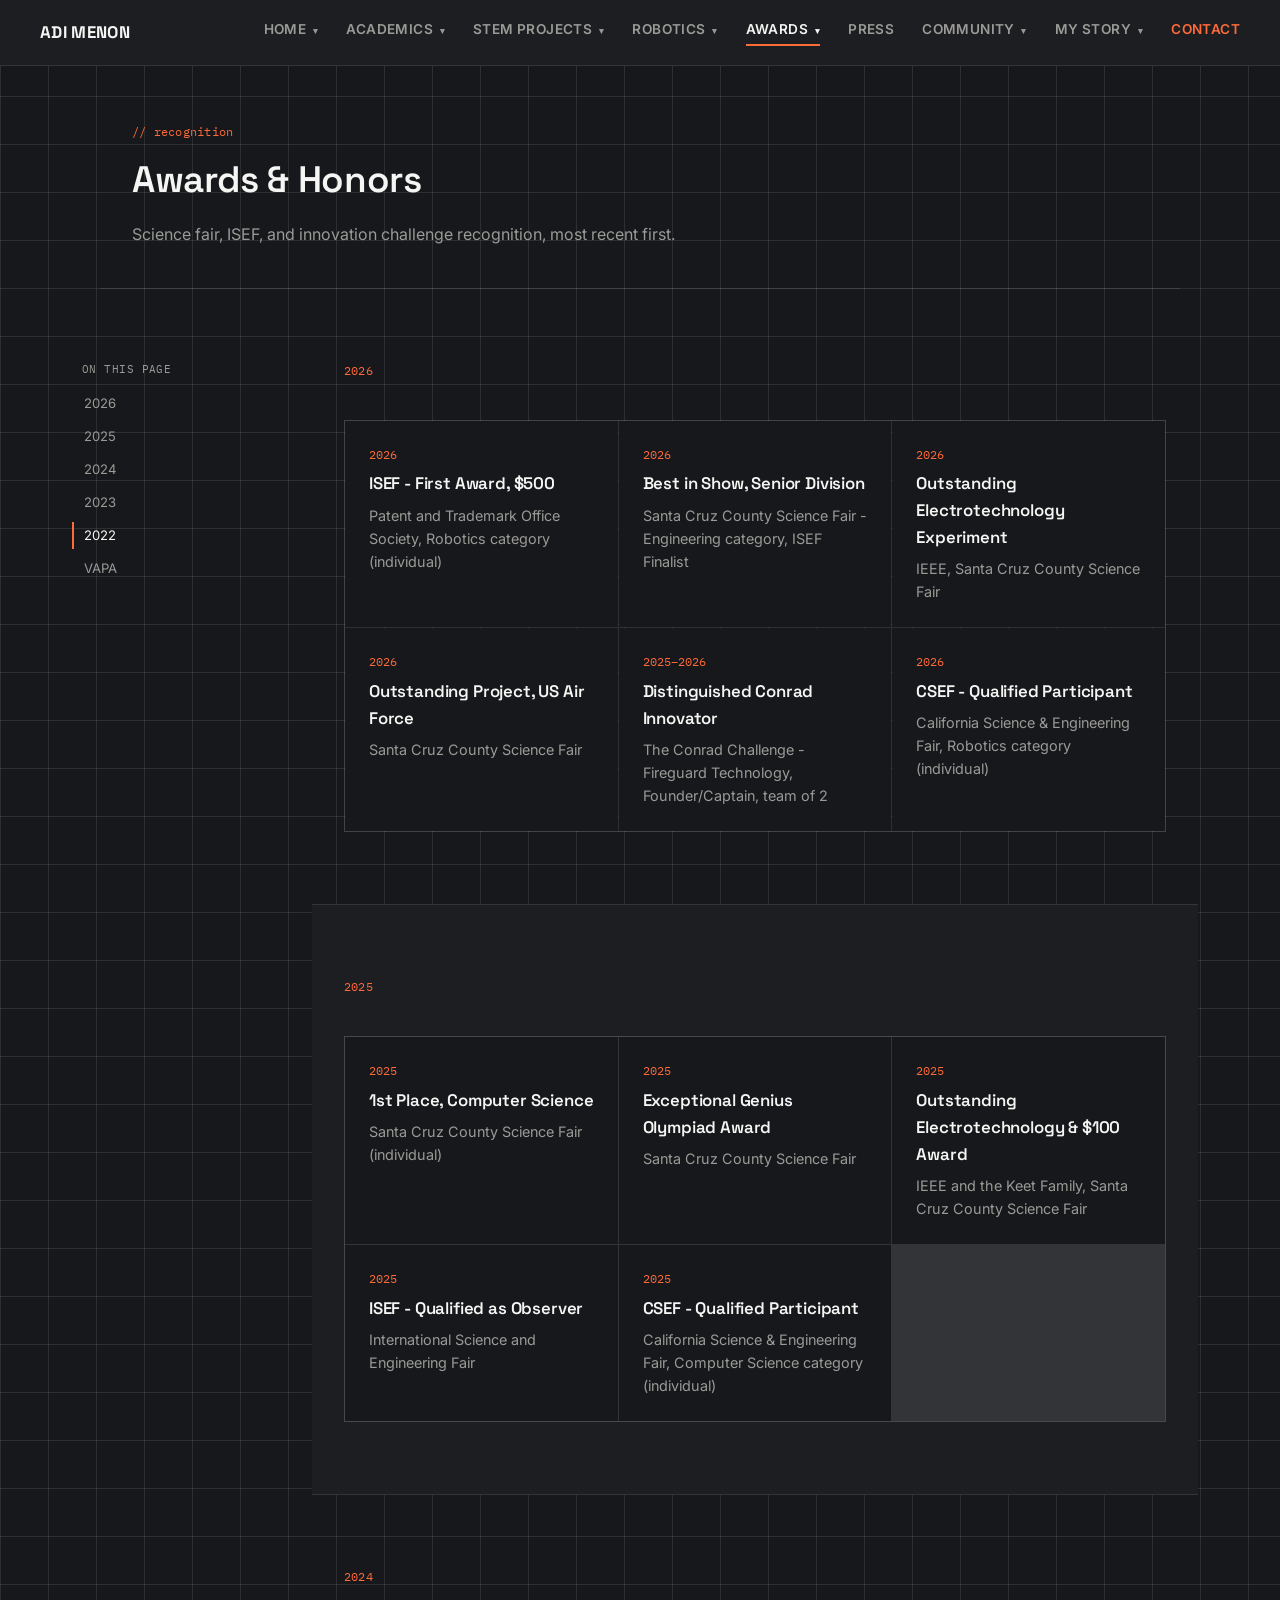
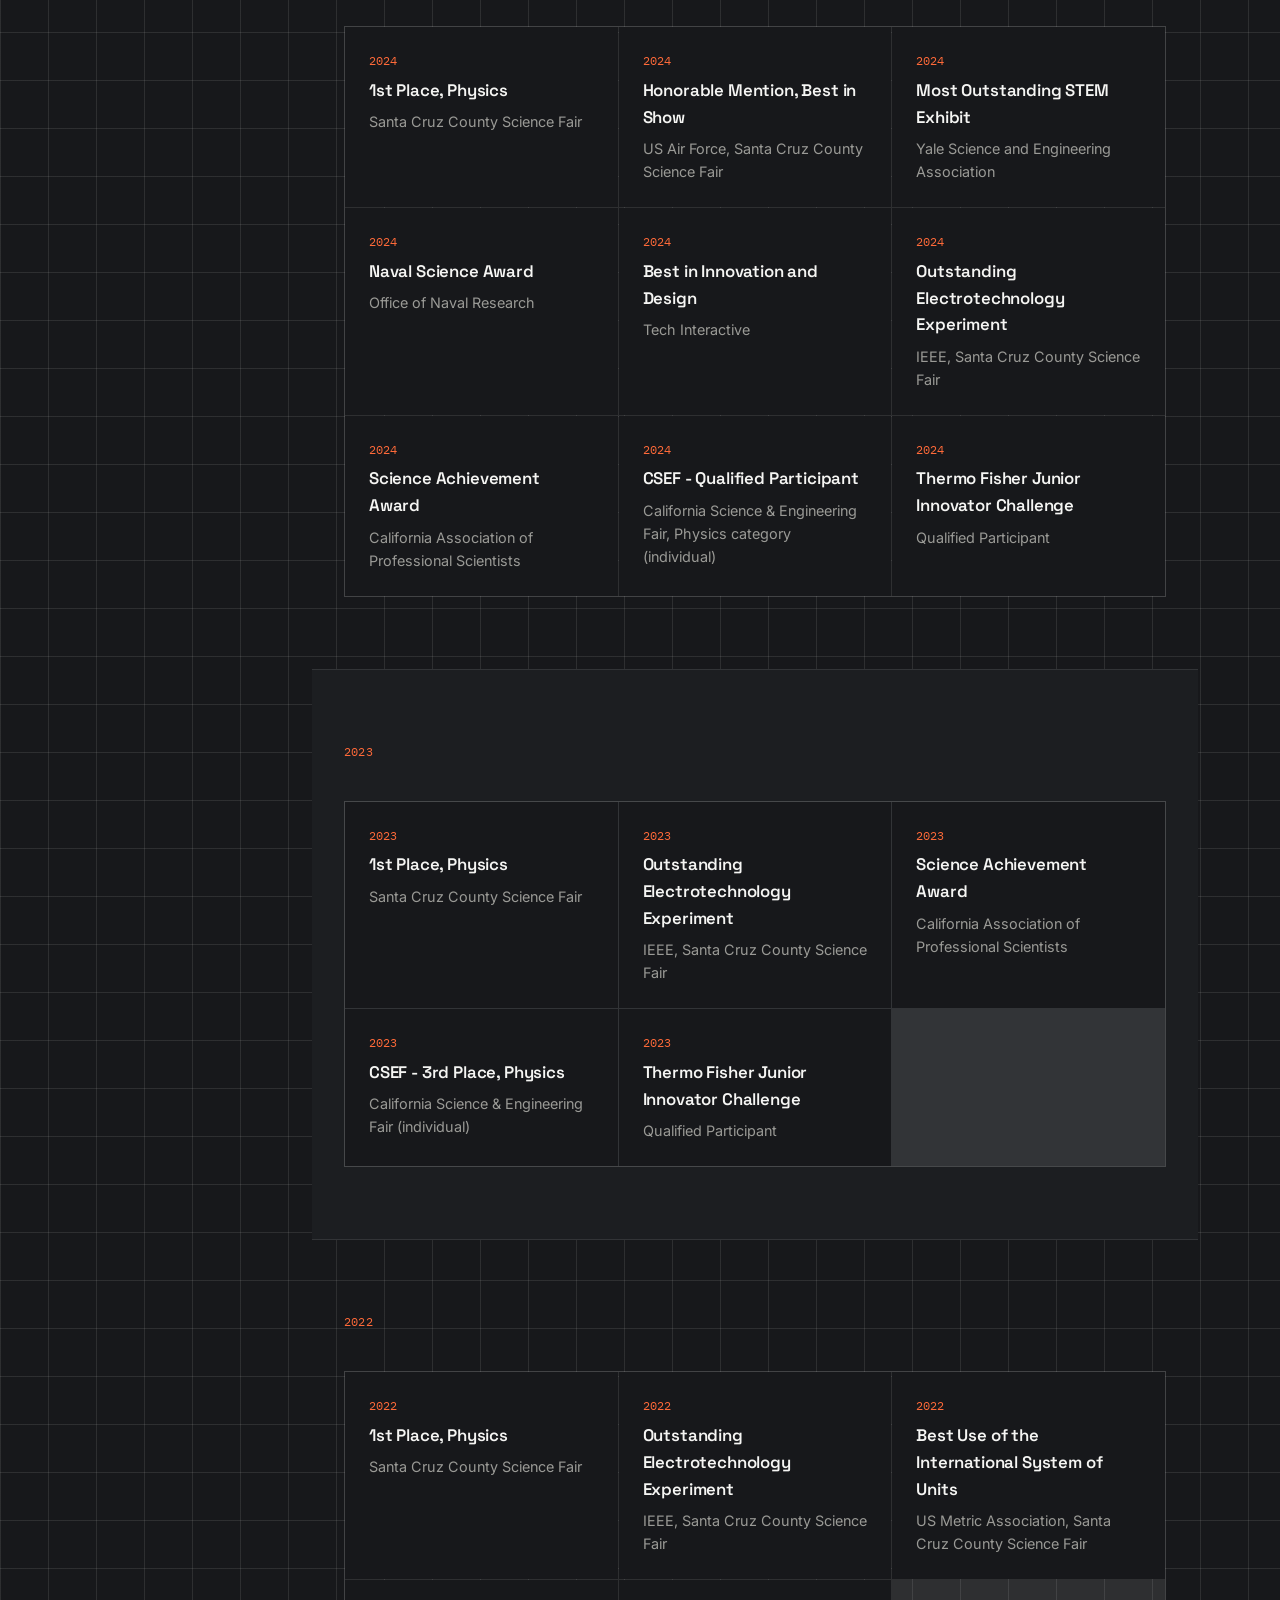
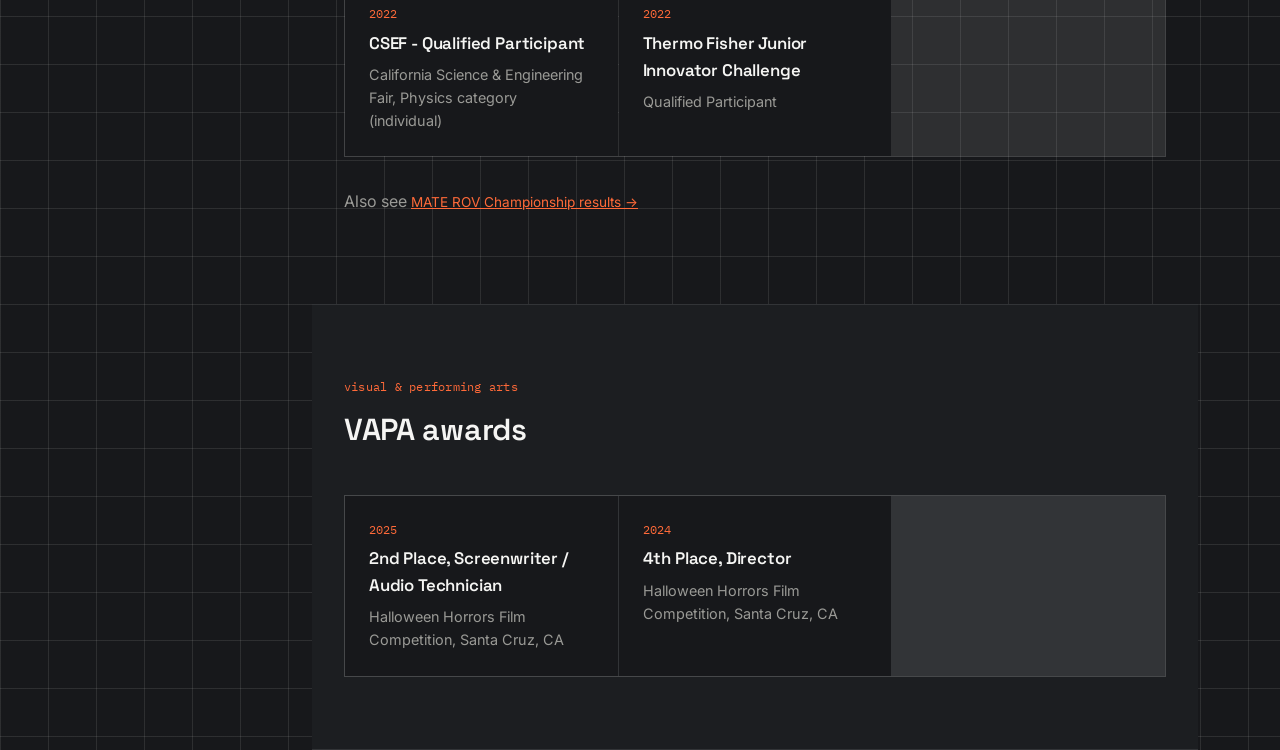
<file: awards.html>
<!DOCTYPE html>
<html lang="en">
<head>
<meta charset="UTF-8">
<meta name="viewport" content="width=device-width, initial-scale=1.0">
<title>Awards - Adi Menon</title>
<link rel="preconnect" href="https://fonts.googleapis.com">
<link rel="preconnect" href="https://fonts.gstatic.com" crossorigin>
<link href="https://fonts.googleapis.com/css2?family=Space+Grotesk:wght@500;600;700&family=Inter:wght@400;500;600&family=IBM+Plex+Mono:wght@500&display=swap" rel="stylesheet">
<link rel="stylesheet" href="styles.css">
</head>
<body>

<header class="topbar">
  <a class="brand" href="index.html">ADI MENON</a>
  <button class="nav-toggle" id="navToggle" aria-label="Open menu" aria-expanded="false">
    <span></span><span></span><span></span>
  </button>
  <nav class="topnav" id="topnav">
    <div class="nav-item">
      <a href="index.html">Home <span class="caret">&#9662;</span></a>
      <div class="dropdown-panel">
        <div class="dropdown-panel-inner">
          <a class="dropdown-card" href="index.html#breakthrough">
            <span class="dropdown-card-title">The Breakthrough</span>
            <span class="dropdown-card-sub">2026 - ROV Worlds win, ISEF, Conrad</span>
          </a>
          <a class="dropdown-card" href="index.html#spark">
            <span class="dropdown-card-title">The Spark</span>
            <span class="dropdown-card-sub">2020-2023 - CZU fire to first robots</span>
          </a>
          <a class="dropdown-card" href="index.html#building">
            <span class="dropdown-card-title">Building &amp; Learning</span>
            <span class="dropdown-card-sub">2023-2025 - ROV team, AI research</span>
          </a>
          <a class="dropdown-card" href="index.html#next">
            <span class="dropdown-card-title">What's Next</span>
            <span class="dropdown-card-sub">Wildfire robot, senior year</span>
          </a>
          <a class="dropdown-card" href="index.html#curiosity-in-machines">
            <span class="dropdown-card-title">Curiosity in Machines</span>
            <span class="dropdown-card-sub">Cars, drones, Maker Faire</span>
          </a>
          <a class="dropdown-card" href="index.html#tenacious-learning">
            <span class="dropdown-card-title">Tenacious Learning</span>
            <span class="dropdown-card-sub">Teaching myself computer vision</span>
          </a>
          <a class="dropdown-card" href="index.html#passion-for-robotics">
            <span class="dropdown-card-title">Passion for Robotics</span>
            <span class="dropdown-card-sub">Firefighting robot build</span>
          </a>
          <a class="dropdown-card" href="index.html#hands-on-experimentation">
            <span class="dropdown-card-title">Hands-On Experimentation</span>
            <span class="dropdown-card-sub">4+ years perfecting avocado toast</span>
          </a>
          <a class="dropdown-card" href="index.html#achievements">
            <span class="dropdown-card-title">Achievements</span>
            <span class="dropdown-card-sub">Year-by-year highlights, 2022-2026</span>
          </a>
        </div>
      </div>
    </div>
    <div class="nav-item">
      <a href="academics.html">Academics <span class="caret">&#9662;</span></a>
      <div class="dropdown-panel">
        <div class="dropdown-panel-inner">
          <a class="dropdown-card" href="academics.html#coursework">
            <span class="dropdown-card-title">Coursework</span>
            <span class="dropdown-card-sub">9th–12th grade · GPA 4.34</span>
          </a>
          <a class="dropdown-card" href="academics.html#college-courses">
            <span class="dropdown-card-title">College Coursework</span>
            <span class="dropdown-card-sub">Stanford, UND, UC Scout</span>
          </a>
          <a class="dropdown-card" href="academics.html#skills">
            <span class="dropdown-card-title">Skills</span>
            <span class="dropdown-card-sub">Coding, electronics, robotics</span>
          </a>
        </div>
      </div>
    </div>
    <div class="nav-item">
      <a href="projects.html">STEM Projects <span class="caret">&#9662;</span></a>
      <div class="dropdown-panel">
        <div class="dropdown-panel-inner">
          <a class="dropdown-card" href="projects.html#project-2026">
            <span class="dropdown-card-title">2026 - Wildfire Robot</span>
            <span class="dropdown-card-sub">YOLOv8 + sensor fusion, photos &amp; video</span>
          </a>
          <a class="dropdown-card" href="projects.html#project-2025">
            <span class="dropdown-card-title">2025 - Self-Driving Car AI</span>
            <span class="dropdown-card-sub">ResNet-50 vs. VGG-16</span>
          </a>
          <a class="dropdown-card" href="projects.html#project-2024">
            <span class="dropdown-card-title">2024 - Sensor Fusion</span>
            <span class="dropdown-card-sub">LiDAR + Ultrasonic + IR</span>
          </a>
          <a class="dropdown-card" href="projects.html#project-2023">
            <span class="dropdown-card-title">2023 - Ultrasonic Eyes</span>
            <span class="dropdown-card-sub">HC-SR04 accuracy testing</span>
          </a>
          <a class="dropdown-card" href="projects.html#project-2022">
            <span class="dropdown-card-title">2022 - Flying Drones</span>
            <span class="dropdown-card-sub">First engineering project</span>
          </a>
        </div>
      </div>
    </div>
    <div class="nav-item">
      <a href="robotics.html">Robotics <span class="caret">&#9662;</span></a>
      <div class="dropdown-panel">
        <div class="dropdown-panel-inner">
          <a class="dropdown-card" href="robotics.html#role-progression">
            <span class="dropdown-card-title">Role Progression</span>
            <span class="dropdown-card-sub">Navigator → Circuit Designer → VP Engineering</span>
          </a>
          <a class="dropdown-card" href="robotics.html#competition-results">
            <span class="dropdown-card-title">Competition Results</span>
            <span class="dropdown-card-sub">1st Worlds 2026, 3rd Worlds 2025</span>
          </a>
        </div>
      </div>
    </div>
    <div class="nav-item">
      <a href="awards.html" class="active">Awards <span class="caret">&#9662;</span></a>
      <div class="dropdown-panel">
        <div class="dropdown-panel-inner">
          <a class="dropdown-card" href="awards.html#awards-2026">
            <span class="dropdown-card-title">2026</span>
            <span class="dropdown-card-sub">ISEF Award, Best in Show, Conrad Innovator</span>
          </a>
          <a class="dropdown-card" href="awards.html#awards-2025">
            <span class="dropdown-card-title">2025</span>
            <span class="dropdown-card-sub">1st Computer Science, Genius Olympiad</span>
          </a>
          <a class="dropdown-card" href="awards.html#awards-2024">
            <span class="dropdown-card-title">2024</span>
            <span class="dropdown-card-sub">1st Physics, Yale STEM award</span>
          </a>
          <a class="dropdown-card" href="awards.html#awards-2023">
            <span class="dropdown-card-title">2023</span>
            <span class="dropdown-card-sub">1st Physics, CSEF 3rd place</span>
          </a>
          <a class="dropdown-card" href="awards.html#awards-2022">
            <span class="dropdown-card-title">2022</span>
            <span class="dropdown-card-sub">1st Physics, US Metric award</span>
          </a>
        </div>
      </div>
    </div>
    <a href="press.html">Press</a>
    <div class="nav-item">
      <a href="community.html">Community <span class="caret">&#9662;</span></a>
      <div class="dropdown-panel">
        <div class="dropdown-panel-inner">
          <a class="dropdown-card" href="community.html#volunteering">
            <span class="dropdown-card-title">Volunteering</span>
            <span class="dropdown-card-sub">Aegis Living, PCS, YouthServe, Teen Kitchen</span>
          </a>
          <a class="dropdown-card" href="community.html#hobbies">
            <span class="dropdown-card-title">Hobbies</span>
            <span class="dropdown-card-sub">Guitar, woodworking, tennis, cooking</span>
          </a>
        </div>
      </div>
    </div>
    <div class="nav-item">
      <a href="story.html">My Story <span class="caret">&#9662;</span></a>
      <div class="dropdown-panel">
        <div class="dropdown-panel-inner">
          <a class="dropdown-card" href="story.html#breakthrough">
            <span class="dropdown-card-title">The Breakthrough</span>
            <span class="dropdown-card-sub">2026 - ROV Worlds win, ISEF, Conrad</span>
          </a>
          <a class="dropdown-card" href="story.html#spark">
            <span class="dropdown-card-title">The Spark</span>
            <span class="dropdown-card-sub">2020-2023 - CZU fire to first robots</span>
          </a>
          <a class="dropdown-card" href="story.html#building">
            <span class="dropdown-card-title">Building &amp; Learning</span>
            <span class="dropdown-card-sub">2023-2025 - ROV team, AI research</span>
          </a>
          <a class="dropdown-card" href="story.html#next">
            <span class="dropdown-card-title">What's Next</span>
            <span class="dropdown-card-sub">Wildfire robot, senior year</span>
          </a>
          <a class="dropdown-card" href="story.html#curiosity-in-machines">
            <span class="dropdown-card-title">Curiosity in Machines</span>
            <span class="dropdown-card-sub">Cars, drones, Maker Faire</span>
          </a>
          <a class="dropdown-card" href="story.html#tenacious-learning">
            <span class="dropdown-card-title">Tenacious Learning</span>
            <span class="dropdown-card-sub">Teaching myself computer vision</span>
          </a>
          <a class="dropdown-card" href="story.html#passion-for-robotics">
            <span class="dropdown-card-title">Passion for Robotics</span>
            <span class="dropdown-card-sub">Firefighting robot build</span>
          </a>
          <a class="dropdown-card" href="story.html#hands-on-experimentation">
            <span class="dropdown-card-title">Hands-On Experimentation</span>
            <span class="dropdown-card-sub">4+ years perfecting avocado toast</span>
          </a>
        </div>
      </div>
    </div>
    <a class="nav-contact" href="contact.html">Contact</a>
  </nav>
</header>

<main>

  <section class="page-header">
    <span class="eyebrow-mono">// recognition</span>
    <h1>Awards &amp; Honors</h1>
    <p>Science fair, ISEF, and innovation challenge recognition, most recent first.</p>
  </section>

  
<div class="page-shell">
  <aside class="page-toc">
    <span class="page-toc-label">On this page</span>
    <a href="#awards-2026">2026</a>
    <a href="#awards-2025">2025</a>
    <a href="#awards-2024">2024</a>
    <a href="#awards-2023">2023</a>
    <a href="#awards-2022">2022</a>
    <a href="#awards-vapa">VAPA</a>
  </aside>
  <div class="page-main">

<section class="block" id="awards-2026">
    <div class="block-head">
      <span class="eyebrow-mono">2026</span>
    </div>
    <div class="award-grid">
      <a class="award-card" href="https://tinyurl.com/AdiM-ISEF" target="_blank" rel="noopener">
        <span class="award-year">2026</span>
        <h3>ISEF - First Award, $500</h3>
        <p>Patent and Trademark Office Society, Robotics category (individual)</p>
      </a>
      <div class="award-card">
        <span class="award-year">2026</span>
        <h3>Best in Show, Senior Division</h3>
        <p>Santa Cruz County Science Fair - Engineering category, ISEF Finalist</p>
      </div>
      <div class="award-card">
        <span class="award-year">2026</span>
        <h3>Outstanding Electrotechnology Experiment</h3>
        <p>IEEE, Santa Cruz County Science Fair</p>
      </div>
      <div class="award-card">
        <span class="award-year">2026</span>
        <h3>Outstanding Project, US Air Force</h3>
        <p>Santa Cruz County Science Fair</p>
      </div>
      <a class="award-card" href="https://tinyurl.com/nhzj7nmh" target="_blank" rel="noopener">
        <span class="award-year">2025&ndash;2026</span>
        <h3>Distinguished Conrad Innovator</h3>
        <p>The Conrad Challenge - Fireguard Technology, Founder/Captain, team of 2</p>
      </a>
      <div class="award-card">
        <span class="award-year">2026</span>
        <h3>CSEF - Qualified Participant</h3>
        <p>California Science &amp; Engineering Fair, Robotics category (individual)</p>
      </div>
    </div>
  </section>

  <section class="block block-panel" id="awards-2025">
    <div class="block-head">
      <span class="eyebrow-mono">2025</span>
    </div>
    <div class="award-grid">
      <a class="award-card" href="https://tinyurl.com/AdiM-2025" target="_blank" rel="noopener">
        <span class="award-year">2025</span>
        <h3>1st Place, Computer Science</h3>
        <p>Santa Cruz County Science Fair (individual)</p>
      </a>
      <div class="award-card">
        <span class="award-year">2025</span>
        <h3>Exceptional Genius Olympiad Award</h3>
        <p>Santa Cruz County Science Fair</p>
      </div>
      <div class="award-card">
        <span class="award-year">2025</span>
        <h3>Outstanding Electrotechnology &amp; $100 Award</h3>
        <p>IEEE and the Keet Family, Santa Cruz County Science Fair</p>
      </div>
      <div class="award-card">
        <span class="award-year">2025</span>
        <h3>ISEF - Qualified as Observer</h3>
        <p>International Science and Engineering Fair</p>
      </div>
      <div class="award-card">
        <span class="award-year">2025</span>
        <h3>CSEF - Qualified Participant</h3>
        <p>California Science &amp; Engineering Fair, Computer Science category (individual)</p>
      </div>
    </div>
  </section>

  <section class="block" id="awards-2024">
    <div class="block-head">
      <span class="eyebrow-mono">2024</span>
    </div>
    <div class="award-grid">
      <a class="award-card" href="https://tinyurl.com/AdiM2024" target="_blank" rel="noopener">
        <span class="award-year">2024</span>
        <h3>1st Place, Physics</h3>
        <p>Santa Cruz County Science Fair</p>
      </a>
      <div class="award-card">
        <span class="award-year">2024</span>
        <h3>Honorable Mention, Best in Show</h3>
        <p>US Air Force, Santa Cruz County Science Fair</p>
      </div>
      <div class="award-card">
        <span class="award-year">2024</span>
        <h3>Most Outstanding STEM Exhibit</h3>
        <p>Yale Science and Engineering Association</p>
      </div>
      <div class="award-card">
        <span class="award-year">2024</span>
        <h3>Naval Science Award</h3>
        <p>Office of Naval Research</p>
      </div>
      <div class="award-card">
        <span class="award-year">2024</span>
        <h3>Best in Innovation and Design</h3>
        <p>Tech Interactive</p>
      </div>
      <div class="award-card">
        <span class="award-year">2024</span>
        <h3>Outstanding Electrotechnology Experiment</h3>
        <p>IEEE, Santa Cruz County Science Fair</p>
      </div>
      <div class="award-card">
        <span class="award-year">2024</span>
        <h3>Science Achievement Award</h3>
        <p>California Association of Professional Scientists</p>
      </div>
      <div class="award-card">
        <span class="award-year">2024</span>
        <h3>CSEF - Qualified Participant</h3>
        <p>California Science &amp; Engineering Fair, Physics category (individual)</p>
      </div>
      <div class="award-card">
        <span class="award-year">2024</span>
        <h3>Thermo Fisher Junior Innovator Challenge</h3>
        <p>Qualified Participant</p>
      </div>
    </div>
  </section>

  <section class="block block-panel" id="awards-2023">
    <div class="block-head">
      <span class="eyebrow-mono">2023</span>
    </div>
    <div class="award-grid">
      <a class="award-card" href="https://tinyurl.com/AdiM-2023" target="_blank" rel="noopener">
        <span class="award-year">2023</span>
        <h3>1st Place, Physics</h3>
        <p>Santa Cruz County Science Fair</p>
      </a>
      <div class="award-card">
        <span class="award-year">2023</span>
        <h3>Outstanding Electrotechnology Experiment</h3>
        <p>IEEE, Santa Cruz County Science Fair</p>
      </div>
      <div class="award-card">
        <span class="award-year">2023</span>
        <h3>Science Achievement Award</h3>
        <p>California Association of Professional Scientists</p>
      </div>
      <div class="award-card">
        <span class="award-year">2023</span>
        <h3>CSEF - 3rd Place, Physics</h3>
        <p>California Science &amp; Engineering Fair (individual)</p>
      </div>
      <div class="award-card">
        <span class="award-year">2023</span>
        <h3>Thermo Fisher Junior Innovator Challenge</h3>
        <p>Qualified Participant</p>
      </div>
    </div>
  </section>

  <section class="block" id="awards-2022">
    <div class="block-head">
      <span class="eyebrow-mono">2022</span>
    </div>
    <div class="award-grid">
      <a class="award-card" href="https://tinyurl.com/AdiM2022" target="_blank" rel="noopener">
        <span class="award-year">2022</span>
        <h3>1st Place, Physics</h3>
        <p>Santa Cruz County Science Fair</p>
      </a>
      <div class="award-card">
        <span class="award-year">2022</span>
        <h3>Outstanding Electrotechnology Experiment</h3>
        <p>IEEE, Santa Cruz County Science Fair</p>
      </div>
      <div class="award-card">
        <span class="award-year">2022</span>
        <h3>Best Use of the International System of Units</h3>
        <p>US Metric Association, Santa Cruz County Science Fair</p>
      </div>
      <div class="award-card">
        <span class="award-year">2022</span>
        <h3>CSEF - Qualified Participant</h3>
        <p>California Science &amp; Engineering Fair, Physics category (individual)</p>
      </div>
      <div class="award-card">
        <span class="award-year">2022</span>
        <h3>Thermo Fisher Junior Innovator Challenge</h3>
        <p>Qualified Participant</p>
      </div>
    </div>
    <p class="chapter-text" style="margin-top: 2rem;">
      Also see <a href="robotics.html" class="press-link">MATE ROV Championship results &rarr;</a>
    </p>
  </section>

  <section class="block block-panel" id="awards-vapa">
    <div class="block-head">
      <span class="eyebrow-mono">visual &amp; performing arts</span>
      <h2>VAPA awards</h2>
    </div>
    <div class="award-grid">
      <div class="award-card">
        <span class="award-year">2025</span>
        <h3>2nd Place, Screenwriter / Audio Technician</h3>
        <p>Halloween Horrors Film Competition, Santa Cruz, CA</p>
      </div>
      <div class="award-card">
        <span class="award-year">2024</span>
        <h3>4th Place, Director</h3>
        <p>Halloween Horrors Film Competition, Santa Cruz, CA</p>
      </div>
    </div>
  </section>

  </div>
</div>


</main>

<script src="script.js"></script>
</body>
</html>
</file>
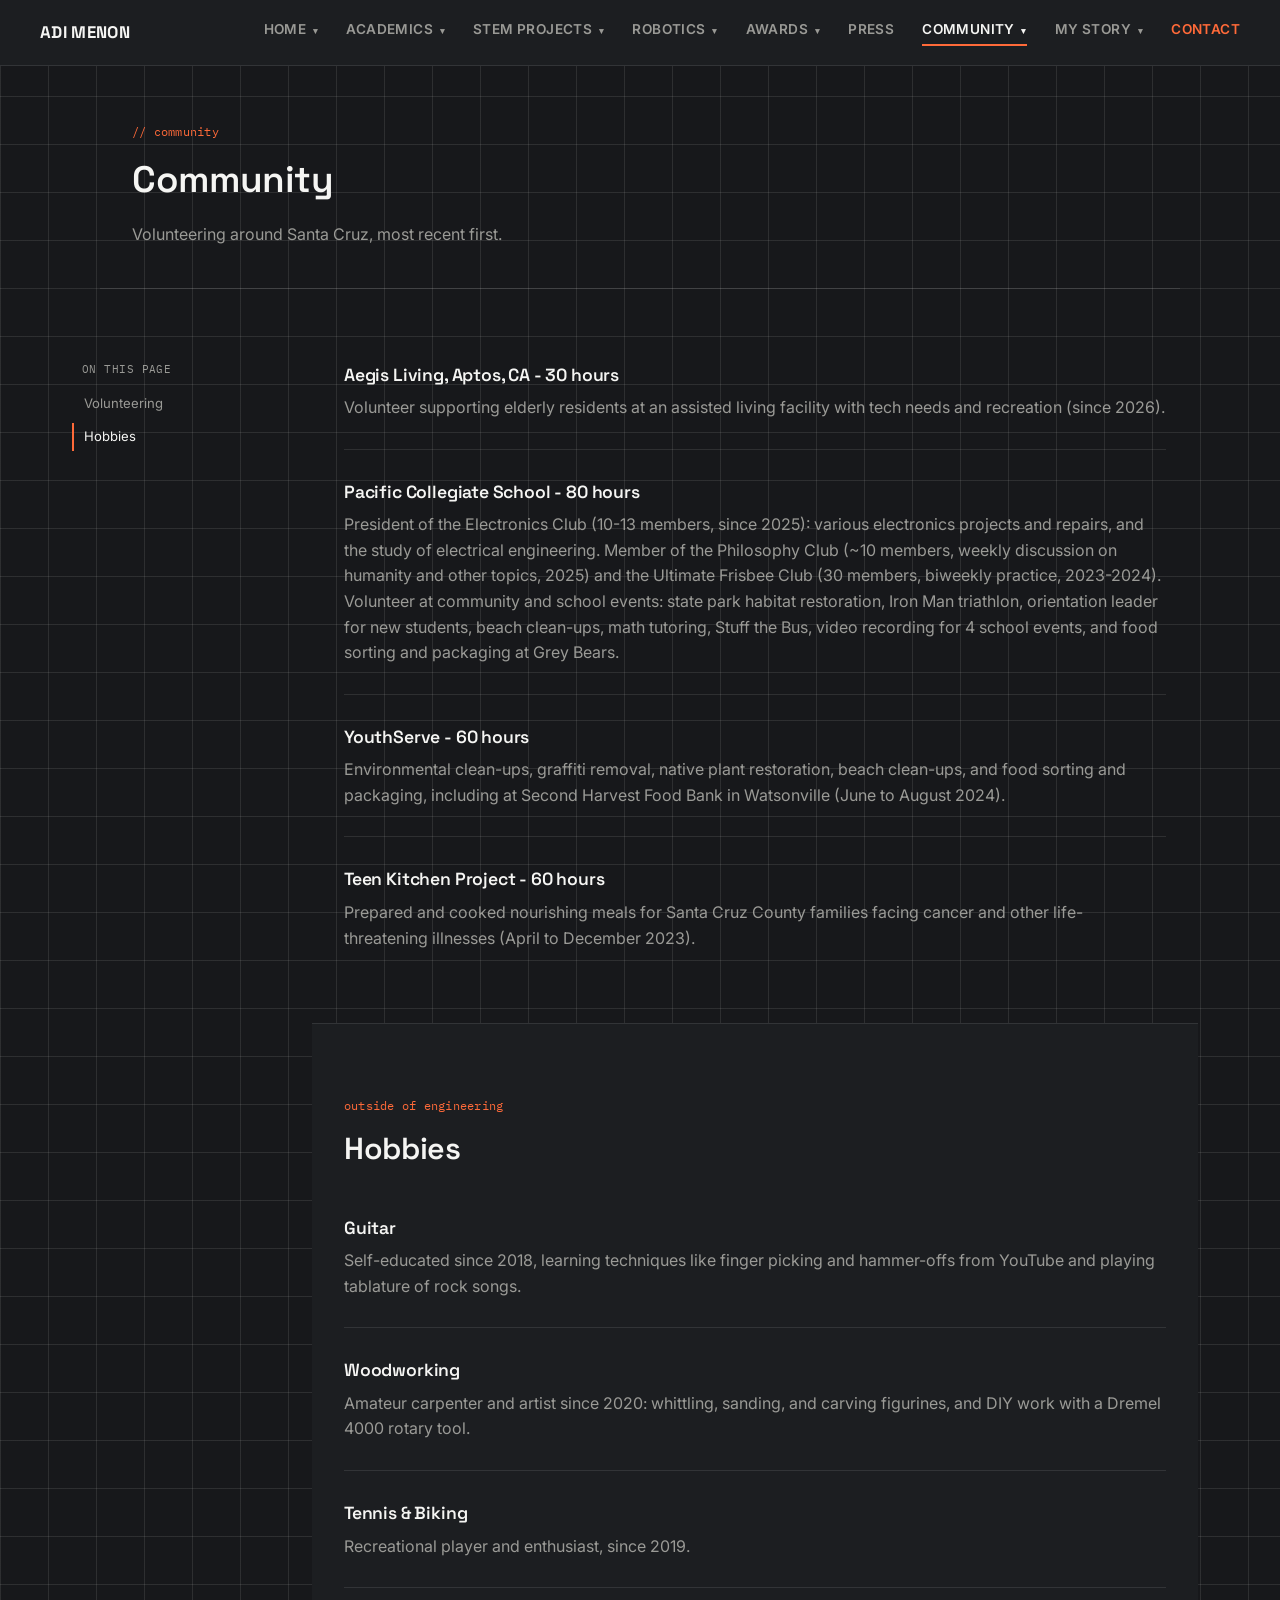
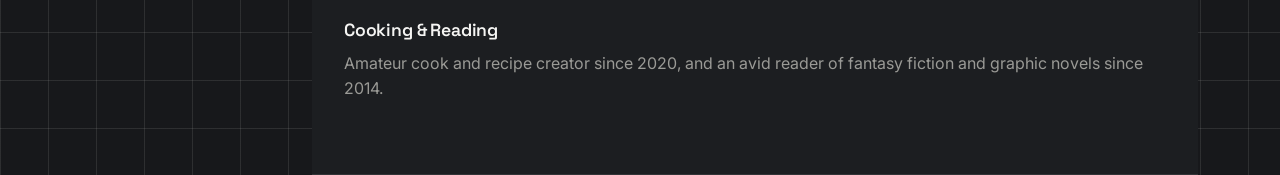
<file: community.html>
<!DOCTYPE html>
<html lang="en">
<head>
<meta charset="UTF-8">
<meta name="viewport" content="width=device-width, initial-scale=1.0">
<title>Community - Adi Menon</title>
<link rel="preconnect" href="https://fonts.googleapis.com">
<link rel="preconnect" href="https://fonts.gstatic.com" crossorigin>
<link href="https://fonts.googleapis.com/css2?family=Space+Grotesk:wght@500;600;700&family=Inter:wght@400;500;600&family=IBM+Plex+Mono:wght@500&display=swap" rel="stylesheet">
<link rel="stylesheet" href="styles.css">
</head>
<body>

<header class="topbar">
  <a class="brand" href="index.html">ADI MENON</a>
  <button class="nav-toggle" id="navToggle" aria-label="Open menu" aria-expanded="false">
    <span></span><span></span><span></span>
  </button>
  <nav class="topnav" id="topnav">
    <div class="nav-item">
      <a href="index.html">Home <span class="caret">&#9662;</span></a>
      <div class="dropdown-panel">
        <div class="dropdown-panel-inner">
          <a class="dropdown-card" href="index.html#breakthrough">
            <span class="dropdown-card-title">The Breakthrough</span>
            <span class="dropdown-card-sub">2026 - ROV Worlds win, ISEF, Conrad</span>
          </a>
          <a class="dropdown-card" href="index.html#spark">
            <span class="dropdown-card-title">The Spark</span>
            <span class="dropdown-card-sub">2020-2023 - CZU fire to first robots</span>
          </a>
          <a class="dropdown-card" href="index.html#building">
            <span class="dropdown-card-title">Building &amp; Learning</span>
            <span class="dropdown-card-sub">2023-2025 - ROV team, AI research</span>
          </a>
          <a class="dropdown-card" href="index.html#next">
            <span class="dropdown-card-title">What's Next</span>
            <span class="dropdown-card-sub">Wildfire robot, senior year</span>
          </a>
          <a class="dropdown-card" href="index.html#curiosity-in-machines">
            <span class="dropdown-card-title">Curiosity in Machines</span>
            <span class="dropdown-card-sub">Cars, drones, Maker Faire</span>
          </a>
          <a class="dropdown-card" href="index.html#tenacious-learning">
            <span class="dropdown-card-title">Tenacious Learning</span>
            <span class="dropdown-card-sub">Teaching myself computer vision</span>
          </a>
          <a class="dropdown-card" href="index.html#passion-for-robotics">
            <span class="dropdown-card-title">Passion for Robotics</span>
            <span class="dropdown-card-sub">Firefighting robot build</span>
          </a>
          <a class="dropdown-card" href="index.html#hands-on-experimentation">
            <span class="dropdown-card-title">Hands-On Experimentation</span>
            <span class="dropdown-card-sub">4+ years perfecting avocado toast</span>
          </a>
          <a class="dropdown-card" href="index.html#achievements">
            <span class="dropdown-card-title">Achievements</span>
            <span class="dropdown-card-sub">Year-by-year highlights, 2022-2026</span>
          </a>
        </div>
      </div>
    </div>
    <div class="nav-item">
      <a href="academics.html">Academics <span class="caret">&#9662;</span></a>
      <div class="dropdown-panel">
        <div class="dropdown-panel-inner">
          <a class="dropdown-card" href="academics.html#coursework">
            <span class="dropdown-card-title">Coursework</span>
            <span class="dropdown-card-sub">9th–12th grade · GPA 4.34</span>
          </a>
          <a class="dropdown-card" href="academics.html#college-courses">
            <span class="dropdown-card-title">College Coursework</span>
            <span class="dropdown-card-sub">Stanford, UND, UC Scout</span>
          </a>
          <a class="dropdown-card" href="academics.html#skills">
            <span class="dropdown-card-title">Skills</span>
            <span class="dropdown-card-sub">Coding, electronics, robotics</span>
          </a>
        </div>
      </div>
    </div>
    <div class="nav-item">
      <a href="projects.html">STEM Projects <span class="caret">&#9662;</span></a>
      <div class="dropdown-panel">
        <div class="dropdown-panel-inner">
          <a class="dropdown-card" href="projects.html#project-2026">
            <span class="dropdown-card-title">2026 - Wildfire Robot</span>
            <span class="dropdown-card-sub">YOLOv8 + sensor fusion, photos &amp; video</span>
          </a>
          <a class="dropdown-card" href="projects.html#project-2025">
            <span class="dropdown-card-title">2025 - Self-Driving Car AI</span>
            <span class="dropdown-card-sub">ResNet-50 vs. VGG-16</span>
          </a>
          <a class="dropdown-card" href="projects.html#project-2024">
            <span class="dropdown-card-title">2024 - Sensor Fusion</span>
            <span class="dropdown-card-sub">LiDAR + Ultrasonic + IR</span>
          </a>
          <a class="dropdown-card" href="projects.html#project-2023">
            <span class="dropdown-card-title">2023 - Ultrasonic Eyes</span>
            <span class="dropdown-card-sub">HC-SR04 accuracy testing</span>
          </a>
          <a class="dropdown-card" href="projects.html#project-2022">
            <span class="dropdown-card-title">2022 - Flying Drones</span>
            <span class="dropdown-card-sub">First engineering project</span>
          </a>
        </div>
      </div>
    </div>
    <div class="nav-item">
      <a href="robotics.html">Robotics <span class="caret">&#9662;</span></a>
      <div class="dropdown-panel">
        <div class="dropdown-panel-inner">
          <a class="dropdown-card" href="robotics.html#role-progression">
            <span class="dropdown-card-title">Role Progression</span>
            <span class="dropdown-card-sub">Navigator → Circuit Designer → VP Engineering</span>
          </a>
          <a class="dropdown-card" href="robotics.html#competition-results">
            <span class="dropdown-card-title">Competition Results</span>
            <span class="dropdown-card-sub">1st Worlds 2026, 3rd Worlds 2025</span>
          </a>
        </div>
      </div>
    </div>
    <div class="nav-item">
      <a href="awards.html">Awards <span class="caret">&#9662;</span></a>
      <div class="dropdown-panel">
        <div class="dropdown-panel-inner">
          <a class="dropdown-card" href="awards.html#awards-2026">
            <span class="dropdown-card-title">2026</span>
            <span class="dropdown-card-sub">ISEF Award, Best in Show, Conrad Innovator</span>
          </a>
          <a class="dropdown-card" href="awards.html#awards-2025">
            <span class="dropdown-card-title">2025</span>
            <span class="dropdown-card-sub">1st Computer Science, Genius Olympiad</span>
          </a>
          <a class="dropdown-card" href="awards.html#awards-2024">
            <span class="dropdown-card-title">2024</span>
            <span class="dropdown-card-sub">1st Physics, Yale STEM award</span>
          </a>
          <a class="dropdown-card" href="awards.html#awards-2023">
            <span class="dropdown-card-title">2023</span>
            <span class="dropdown-card-sub">1st Physics, CSEF 3rd place</span>
          </a>
          <a class="dropdown-card" href="awards.html#awards-2022">
            <span class="dropdown-card-title">2022</span>
            <span class="dropdown-card-sub">1st Physics, US Metric award</span>
          </a>
        </div>
      </div>
    </div>
    <a href="press.html">Press</a>
    <div class="nav-item">
      <a href="community.html" class="active">Community <span class="caret">&#9662;</span></a>
      <div class="dropdown-panel">
        <div class="dropdown-panel-inner">
          <a class="dropdown-card" href="community.html#volunteering">
            <span class="dropdown-card-title">Volunteering</span>
            <span class="dropdown-card-sub">Aegis Living, PCS, YouthServe, Teen Kitchen</span>
          </a>
          <a class="dropdown-card" href="community.html#hobbies">
            <span class="dropdown-card-title">Hobbies</span>
            <span class="dropdown-card-sub">Guitar, woodworking, tennis, cooking</span>
          </a>
        </div>
      </div>
    </div>
    <div class="nav-item">
      <a href="story.html">My Story <span class="caret">&#9662;</span></a>
      <div class="dropdown-panel">
        <div class="dropdown-panel-inner">
          <a class="dropdown-card" href="story.html#breakthrough">
            <span class="dropdown-card-title">The Breakthrough</span>
            <span class="dropdown-card-sub">2026 - ROV Worlds win, ISEF, Conrad</span>
          </a>
          <a class="dropdown-card" href="story.html#spark">
            <span class="dropdown-card-title">The Spark</span>
            <span class="dropdown-card-sub">2020-2023 - CZU fire to first robots</span>
          </a>
          <a class="dropdown-card" href="story.html#building">
            <span class="dropdown-card-title">Building &amp; Learning</span>
            <span class="dropdown-card-sub">2023-2025 - ROV team, AI research</span>
          </a>
          <a class="dropdown-card" href="story.html#next">
            <span class="dropdown-card-title">What's Next</span>
            <span class="dropdown-card-sub">Wildfire robot, senior year</span>
          </a>
          <a class="dropdown-card" href="story.html#curiosity-in-machines">
            <span class="dropdown-card-title">Curiosity in Machines</span>
            <span class="dropdown-card-sub">Cars, drones, Maker Faire</span>
          </a>
          <a class="dropdown-card" href="story.html#tenacious-learning">
            <span class="dropdown-card-title">Tenacious Learning</span>
            <span class="dropdown-card-sub">Teaching myself computer vision</span>
          </a>
          <a class="dropdown-card" href="story.html#passion-for-robotics">
            <span class="dropdown-card-title">Passion for Robotics</span>
            <span class="dropdown-card-sub">Firefighting robot build</span>
          </a>
          <a class="dropdown-card" href="story.html#hands-on-experimentation">
            <span class="dropdown-card-title">Hands-On Experimentation</span>
            <span class="dropdown-card-sub">4+ years perfecting avocado toast</span>
          </a>
        </div>
      </div>
    </div>
    <a class="nav-contact" href="contact.html">Contact</a>
  </nav>
</header>

<main>

  <section class="page-header">
    <span class="eyebrow-mono">// community</span>
    <h1>Community</h1>
    <p>Volunteering around Santa Cruz, most recent first.</p>
  </section>

  
<div class="page-shell">
  <aside class="page-toc">
    <span class="page-toc-label">On this page</span>
    <a href="#volunteering">Volunteering</a>
    <a href="#hobbies">Hobbies</a>
  </aside>
  <div class="page-main">

<section class="block" id="volunteering">
    <div class="entry-list">
      <div class="entry">
        <h3>Aegis Living, Aptos, CA - 30 hours</h3>
        <p>Volunteer supporting elderly residents at an assisted living facility with tech needs and recreation (since 2026).</p>
      </div>
      <div class="entry">
        <h3>Pacific Collegiate School - 80 hours</h3>
        <p>President of the Electronics Club (10-13 members, since 2025): various electronics projects and repairs, and the study of electrical engineering. Member of the Philosophy Club (~10 members, weekly discussion on humanity and other topics, 2025) and the Ultimate Frisbee Club (30 members, biweekly practice, 2023-2024). Volunteer at community and school events: state park habitat restoration, Iron Man triathlon, orientation leader for new students, beach clean-ups, math tutoring, Stuff the Bus, video recording for 4 school events, and food sorting and packaging at Grey Bears.</p>
      </div>
      <div class="entry">
        <h3>YouthServe - 60 hours</h3>
        <p>Environmental clean-ups, graffiti removal, native plant restoration, beach clean-ups, and food sorting and packaging, including at Second Harvest Food Bank in Watsonville (June to August 2024).</p>
      </div>
      <div class="entry">
        <h3>Teen Kitchen Project - 60 hours</h3>
        <p>Prepared and cooked nourishing meals for Santa Cruz County families facing cancer and other life-threatening illnesses (April to December 2023).</p>
      </div>
    </div>
  </section>

  <section class="block block-panel" id="hobbies">
    <div class="block-head">
      <span class="eyebrow-mono">outside of engineering</span>
      <h2>Hobbies</h2>
    </div>
    <div class="entry-list">
      <div class="entry">
        <h3>Guitar</h3>
        <p>Self-educated since 2018, learning techniques like finger picking and hammer-offs from YouTube and playing tablature of rock songs.</p>
      </div>
      <div class="entry">
        <h3>Woodworking</h3>
        <p>Amateur carpenter and artist since 2020: whittling, sanding, and carving figurines, and DIY work with a Dremel 4000 rotary tool.</p>
      </div>
      <div class="entry">
        <h3>Tennis &amp; Biking</h3>
        <p>Recreational player and enthusiast, since 2019.</p>
      </div>
      <div class="entry">
        <h3>Cooking &amp; Reading</h3>
        <p>Amateur cook and recipe creator since 2020, and an avid reader of fantasy fiction and graphic novels since 2014.</p>
      </div>
    </div>
  </section>

  </div>
</div>


</main>

<script src="script.js"></script>
</body>
</html>
</file>
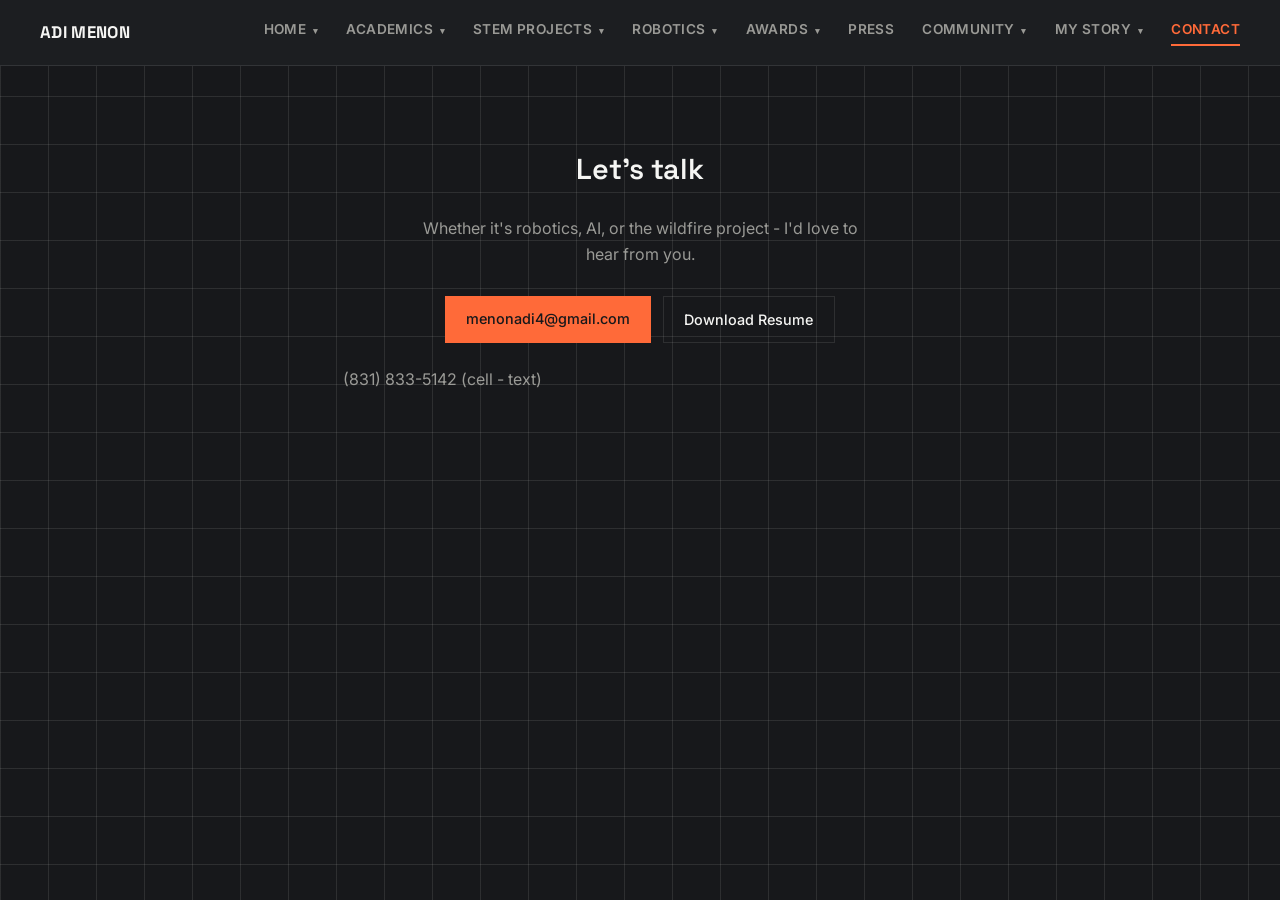
<file: contact.html>
<!DOCTYPE html>
<html lang="en">
<head>
<meta charset="UTF-8">
<meta name="viewport" content="width=device-width, initial-scale=1.0">
<title>Contact - Adi Menon</title>
<link rel="preconnect" href="https://fonts.googleapis.com">
<link rel="preconnect" href="https://fonts.gstatic.com" crossorigin>
<link href="https://fonts.googleapis.com/css2?family=Space+Grotesk:wght@500;600;700&family=Inter:wght@400;500;600&family=IBM+Plex+Mono:wght@500&display=swap" rel="stylesheet">
<link rel="stylesheet" href="styles.css">
</head>
<body>

<header class="topbar">
  <a class="brand" href="index.html">ADI MENON</a>
  <button class="nav-toggle" id="navToggle" aria-label="Open menu" aria-expanded="false">
    <span></span><span></span><span></span>
  </button>
  <nav class="topnav" id="topnav">
    <div class="nav-item">
      <a href="index.html">Home <span class="caret">&#9662;</span></a>
      <div class="dropdown-panel">
        <div class="dropdown-panel-inner">
          <a class="dropdown-card" href="index.html#breakthrough">
            <span class="dropdown-card-title">The Breakthrough</span>
            <span class="dropdown-card-sub">2026 - ROV Worlds win, ISEF, Conrad</span>
          </a>
          <a class="dropdown-card" href="index.html#spark">
            <span class="dropdown-card-title">The Spark</span>
            <span class="dropdown-card-sub">2020-2023 - CZU fire to first robots</span>
          </a>
          <a class="dropdown-card" href="index.html#building">
            <span class="dropdown-card-title">Building &amp; Learning</span>
            <span class="dropdown-card-sub">2023-2025 - ROV team, AI research</span>
          </a>
          <a class="dropdown-card" href="index.html#next">
            <span class="dropdown-card-title">What's Next</span>
            <span class="dropdown-card-sub">Wildfire robot, senior year</span>
          </a>
          <a class="dropdown-card" href="index.html#curiosity-in-machines">
            <span class="dropdown-card-title">Curiosity in Machines</span>
            <span class="dropdown-card-sub">Cars, drones, Maker Faire</span>
          </a>
          <a class="dropdown-card" href="index.html#tenacious-learning">
            <span class="dropdown-card-title">Tenacious Learning</span>
            <span class="dropdown-card-sub">Teaching myself computer vision</span>
          </a>
          <a class="dropdown-card" href="index.html#passion-for-robotics">
            <span class="dropdown-card-title">Passion for Robotics</span>
            <span class="dropdown-card-sub">Firefighting robot build</span>
          </a>
          <a class="dropdown-card" href="index.html#hands-on-experimentation">
            <span class="dropdown-card-title">Hands-On Experimentation</span>
            <span class="dropdown-card-sub">4+ years perfecting avocado toast</span>
          </a>
          <a class="dropdown-card" href="index.html#achievements">
            <span class="dropdown-card-title">Achievements</span>
            <span class="dropdown-card-sub">Year-by-year highlights, 2022-2026</span>
          </a>
        </div>
      </div>
    </div>
    <div class="nav-item">
      <a href="academics.html">Academics <span class="caret">&#9662;</span></a>
      <div class="dropdown-panel">
        <div class="dropdown-panel-inner">
          <a class="dropdown-card" href="academics.html#coursework">
            <span class="dropdown-card-title">Coursework</span>
            <span class="dropdown-card-sub">9th–12th grade · GPA 4.34</span>
          </a>
          <a class="dropdown-card" href="academics.html#college-courses">
            <span class="dropdown-card-title">College Coursework</span>
            <span class="dropdown-card-sub">Stanford, UND, UC Scout</span>
          </a>
          <a class="dropdown-card" href="academics.html#skills">
            <span class="dropdown-card-title">Skills</span>
            <span class="dropdown-card-sub">Coding, electronics, robotics</span>
          </a>
        </div>
      </div>
    </div>
    <div class="nav-item">
      <a href="projects.html">STEM Projects <span class="caret">&#9662;</span></a>
      <div class="dropdown-panel">
        <div class="dropdown-panel-inner">
          <a class="dropdown-card" href="projects.html#project-2026">
            <span class="dropdown-card-title">2026 - Wildfire Robot</span>
            <span class="dropdown-card-sub">YOLOv8 + sensor fusion, photos &amp; video</span>
          </a>
          <a class="dropdown-card" href="projects.html#project-2025">
            <span class="dropdown-card-title">2025 - Self-Driving Car AI</span>
            <span class="dropdown-card-sub">ResNet-50 vs. VGG-16</span>
          </a>
          <a class="dropdown-card" href="projects.html#project-2024">
            <span class="dropdown-card-title">2024 - Sensor Fusion</span>
            <span class="dropdown-card-sub">LiDAR + Ultrasonic + IR</span>
          </a>
          <a class="dropdown-card" href="projects.html#project-2023">
            <span class="dropdown-card-title">2023 - Ultrasonic Eyes</span>
            <span class="dropdown-card-sub">HC-SR04 accuracy testing</span>
          </a>
          <a class="dropdown-card" href="projects.html#project-2022">
            <span class="dropdown-card-title">2022 - Flying Drones</span>
            <span class="dropdown-card-sub">First engineering project</span>
          </a>
        </div>
      </div>
    </div>
    <div class="nav-item">
      <a href="robotics.html">Robotics <span class="caret">&#9662;</span></a>
      <div class="dropdown-panel">
        <div class="dropdown-panel-inner">
          <a class="dropdown-card" href="robotics.html#role-progression">
            <span class="dropdown-card-title">Role Progression</span>
            <span class="dropdown-card-sub">Navigator → Circuit Designer → VP Engineering</span>
          </a>
          <a class="dropdown-card" href="robotics.html#competition-results">
            <span class="dropdown-card-title">Competition Results</span>
            <span class="dropdown-card-sub">1st Worlds 2026, 3rd Worlds 2025</span>
          </a>
        </div>
      </div>
    </div>
    <div class="nav-item">
      <a href="awards.html">Awards <span class="caret">&#9662;</span></a>
      <div class="dropdown-panel">
        <div class="dropdown-panel-inner">
          <a class="dropdown-card" href="awards.html#awards-2026">
            <span class="dropdown-card-title">2026</span>
            <span class="dropdown-card-sub">ISEF Award, Best in Show, Conrad Innovator</span>
          </a>
          <a class="dropdown-card" href="awards.html#awards-2025">
            <span class="dropdown-card-title">2025</span>
            <span class="dropdown-card-sub">1st Computer Science, Genius Olympiad</span>
          </a>
          <a class="dropdown-card" href="awards.html#awards-2024">
            <span class="dropdown-card-title">2024</span>
            <span class="dropdown-card-sub">1st Physics, Yale STEM award</span>
          </a>
          <a class="dropdown-card" href="awards.html#awards-2023">
            <span class="dropdown-card-title">2023</span>
            <span class="dropdown-card-sub">1st Physics, CSEF 3rd place</span>
          </a>
          <a class="dropdown-card" href="awards.html#awards-2022">
            <span class="dropdown-card-title">2022</span>
            <span class="dropdown-card-sub">1st Physics, US Metric award</span>
          </a>
        </div>
      </div>
    </div>
    <a href="press.html">Press</a>
    <div class="nav-item">
      <a href="community.html">Community <span class="caret">&#9662;</span></a>
      <div class="dropdown-panel">
        <div class="dropdown-panel-inner">
          <a class="dropdown-card" href="community.html#volunteering">
            <span class="dropdown-card-title">Volunteering</span>
            <span class="dropdown-card-sub">Aegis Living, PCS, YouthServe, Teen Kitchen</span>
          </a>
          <a class="dropdown-card" href="community.html#hobbies">
            <span class="dropdown-card-title">Hobbies</span>
            <span class="dropdown-card-sub">Guitar, woodworking, tennis, cooking</span>
          </a>
        </div>
      </div>
    </div>
    <div class="nav-item">
      <a href="story.html">My Story <span class="caret">&#9662;</span></a>
      <div class="dropdown-panel">
        <div class="dropdown-panel-inner">
          <a class="dropdown-card" href="story.html#breakthrough">
            <span class="dropdown-card-title">The Breakthrough</span>
            <span class="dropdown-card-sub">2026 - ROV Worlds win, ISEF, Conrad</span>
          </a>
          <a class="dropdown-card" href="story.html#spark">
            <span class="dropdown-card-title">The Spark</span>
            <span class="dropdown-card-sub">2020-2023 - CZU fire to first robots</span>
          </a>
          <a class="dropdown-card" href="story.html#building">
            <span class="dropdown-card-title">Building &amp; Learning</span>
            <span class="dropdown-card-sub">2023-2025 - ROV team, AI research</span>
          </a>
          <a class="dropdown-card" href="story.html#next">
            <span class="dropdown-card-title">What's Next</span>
            <span class="dropdown-card-sub">Wildfire robot, senior year</span>
          </a>
          <a class="dropdown-card" href="story.html#curiosity-in-machines">
            <span class="dropdown-card-title">Curiosity in Machines</span>
            <span class="dropdown-card-sub">Cars, drones, Maker Faire</span>
          </a>
          <a class="dropdown-card" href="story.html#tenacious-learning">
            <span class="dropdown-card-title">Tenacious Learning</span>
            <span class="dropdown-card-sub">Teaching myself computer vision</span>
          </a>
          <a class="dropdown-card" href="story.html#passion-for-robotics">
            <span class="dropdown-card-title">Passion for Robotics</span>
            <span class="dropdown-card-sub">Firefighting robot build</span>
          </a>
          <a class="dropdown-card" href="story.html#hands-on-experimentation">
            <span class="dropdown-card-title">Hands-On Experimentation</span>
            <span class="dropdown-card-sub">4+ years perfecting avocado toast</span>
          </a>
        </div>
      </div>
    </div>
    <a class="nav-contact active" href="contact.html">Contact</a>
  </nav>
</header>

<main>

  <section class="block contact-block" style="padding-top: 5rem;">
    <h2>Let's talk</h2>
    <p class="chapter-text" style="text-align:center; max-width: 46ch; margin: 0 auto 1.75rem;">
      Whether it's robotics, AI, or the wildfire project - I'd love to hear from you.
    </p>
    <div class="hero-actions" style="justify-content: center;">
      <a class="btn" href="mailto:menonadi4@gmail.com">menonadi4@gmail.com</a>
      <a class="btn btn-ghost" href="assets/adi-resume.pdf" target="_blank" rel="noopener">Download Resume</a>
    </div>
    <p class="chapter-text" style="text-align:center; margin-top: 1.5rem;">(831) 833-5142 (cell - text)</p>
  </section>

</main>

<script src="script.js"></script>
</body>
</html>
</file>
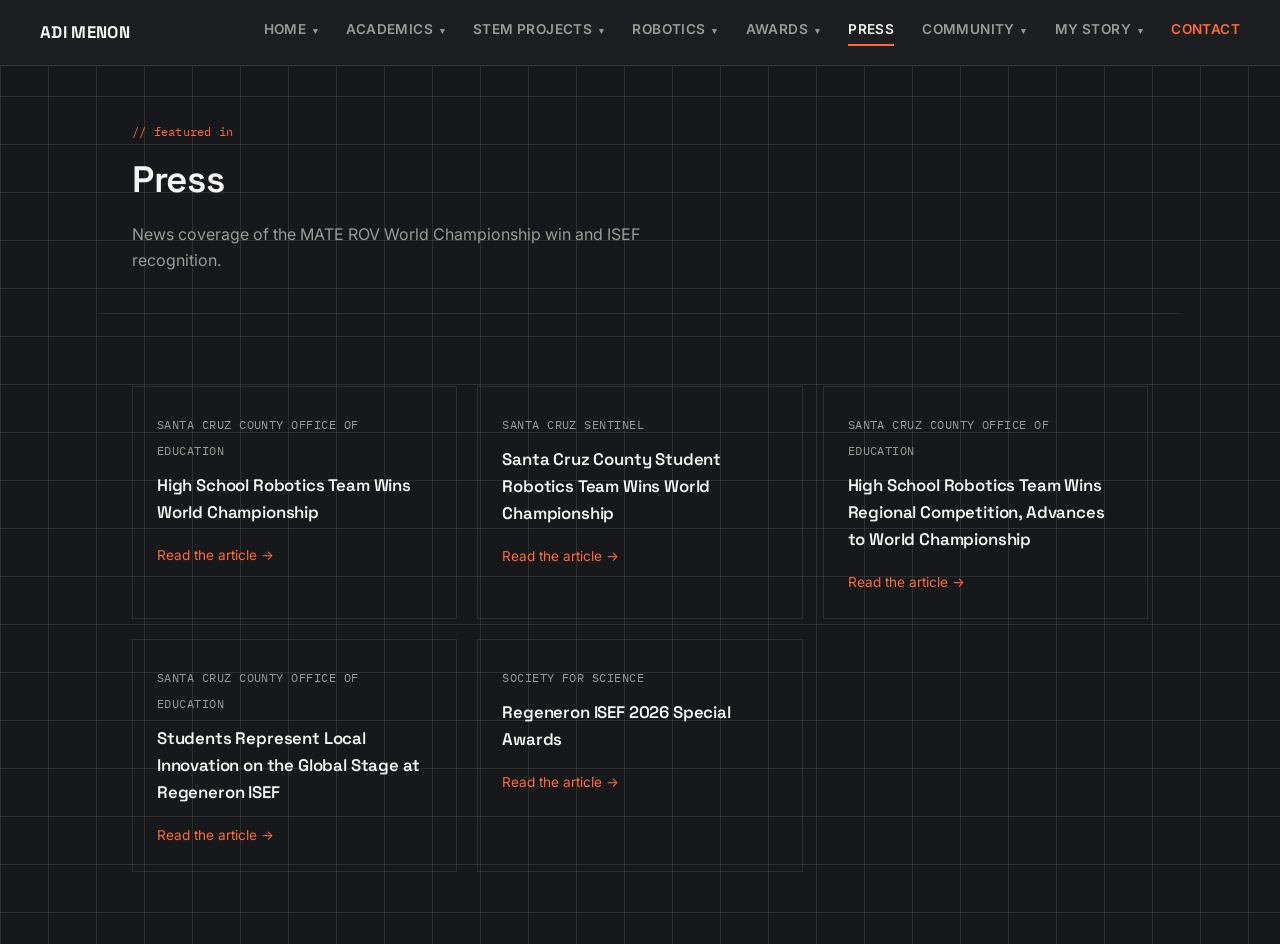
<file: press.html>
<!DOCTYPE html>
<html lang="en">
<head>
<meta charset="UTF-8">
<meta name="viewport" content="width=device-width, initial-scale=1.0">
<title>Press - Adi Menon</title>
<link rel="preconnect" href="https://fonts.googleapis.com">
<link rel="preconnect" href="https://fonts.gstatic.com" crossorigin>
<link href="https://fonts.googleapis.com/css2?family=Space+Grotesk:wght@500;600;700&family=Inter:wght@400;500;600&family=IBM+Plex+Mono:wght@500&display=swap" rel="stylesheet">
<link rel="stylesheet" href="styles.css">
</head>
<body>

<header class="topbar">
  <a class="brand" href="index.html">ADI MENON</a>
  <button class="nav-toggle" id="navToggle" aria-label="Open menu" aria-expanded="false">
    <span></span><span></span><span></span>
  </button>
  <nav class="topnav" id="topnav">
    <div class="nav-item">
      <a href="index.html">Home <span class="caret">&#9662;</span></a>
      <div class="dropdown-panel">
        <div class="dropdown-panel-inner">
          <a class="dropdown-card" href="index.html#breakthrough">
            <span class="dropdown-card-title">The Breakthrough</span>
            <span class="dropdown-card-sub">2026 - ROV Worlds win, ISEF, Conrad</span>
          </a>
          <a class="dropdown-card" href="index.html#spark">
            <span class="dropdown-card-title">The Spark</span>
            <span class="dropdown-card-sub">2020-2023 - CZU fire to first robots</span>
          </a>
          <a class="dropdown-card" href="index.html#building">
            <span class="dropdown-card-title">Building &amp; Learning</span>
            <span class="dropdown-card-sub">2023-2025 - ROV team, AI research</span>
          </a>
          <a class="dropdown-card" href="index.html#next">
            <span class="dropdown-card-title">What's Next</span>
            <span class="dropdown-card-sub">Wildfire robot, senior year</span>
          </a>
          <a class="dropdown-card" href="index.html#curiosity-in-machines">
            <span class="dropdown-card-title">Curiosity in Machines</span>
            <span class="dropdown-card-sub">Cars, drones, Maker Faire</span>
          </a>
          <a class="dropdown-card" href="index.html#tenacious-learning">
            <span class="dropdown-card-title">Tenacious Learning</span>
            <span class="dropdown-card-sub">Teaching myself computer vision</span>
          </a>
          <a class="dropdown-card" href="index.html#passion-for-robotics">
            <span class="dropdown-card-title">Passion for Robotics</span>
            <span class="dropdown-card-sub">Firefighting robot build</span>
          </a>
          <a class="dropdown-card" href="index.html#hands-on-experimentation">
            <span class="dropdown-card-title">Hands-On Experimentation</span>
            <span class="dropdown-card-sub">4+ years perfecting avocado toast</span>
          </a>
          <a class="dropdown-card" href="index.html#achievements">
            <span class="dropdown-card-title">Achievements</span>
            <span class="dropdown-card-sub">Year-by-year highlights, 2022-2026</span>
          </a>
        </div>
      </div>
    </div>
    <div class="nav-item">
      <a href="academics.html">Academics <span class="caret">&#9662;</span></a>
      <div class="dropdown-panel">
        <div class="dropdown-panel-inner">
          <a class="dropdown-card" href="academics.html#coursework">
            <span class="dropdown-card-title">Coursework</span>
            <span class="dropdown-card-sub">9th–12th grade · GPA 4.34</span>
          </a>
          <a class="dropdown-card" href="academics.html#college-courses">
            <span class="dropdown-card-title">College Coursework</span>
            <span class="dropdown-card-sub">Stanford, UND, UC Scout</span>
          </a>
          <a class="dropdown-card" href="academics.html#skills">
            <span class="dropdown-card-title">Skills</span>
            <span class="dropdown-card-sub">Coding, electronics, robotics</span>
          </a>
        </div>
      </div>
    </div>
    <div class="nav-item">
      <a href="projects.html">STEM Projects <span class="caret">&#9662;</span></a>
      <div class="dropdown-panel">
        <div class="dropdown-panel-inner">
          <a class="dropdown-card" href="projects.html#project-2026">
            <span class="dropdown-card-title">2026 - Wildfire Robot</span>
            <span class="dropdown-card-sub">YOLOv8 + sensor fusion, photos &amp; video</span>
          </a>
          <a class="dropdown-card" href="projects.html#project-2025">
            <span class="dropdown-card-title">2025 - Self-Driving Car AI</span>
            <span class="dropdown-card-sub">ResNet-50 vs. VGG-16</span>
          </a>
          <a class="dropdown-card" href="projects.html#project-2024">
            <span class="dropdown-card-title">2024 - Sensor Fusion</span>
            <span class="dropdown-card-sub">LiDAR + Ultrasonic + IR</span>
          </a>
          <a class="dropdown-card" href="projects.html#project-2023">
            <span class="dropdown-card-title">2023 - Ultrasonic Eyes</span>
            <span class="dropdown-card-sub">HC-SR04 accuracy testing</span>
          </a>
          <a class="dropdown-card" href="projects.html#project-2022">
            <span class="dropdown-card-title">2022 - Flying Drones</span>
            <span class="dropdown-card-sub">First engineering project</span>
          </a>
        </div>
      </div>
    </div>
    <div class="nav-item">
      <a href="robotics.html">Robotics <span class="caret">&#9662;</span></a>
      <div class="dropdown-panel">
        <div class="dropdown-panel-inner">
          <a class="dropdown-card" href="robotics.html#role-progression">
            <span class="dropdown-card-title">Role Progression</span>
            <span class="dropdown-card-sub">Navigator → Circuit Designer → VP Engineering</span>
          </a>
          <a class="dropdown-card" href="robotics.html#competition-results">
            <span class="dropdown-card-title">Competition Results</span>
            <span class="dropdown-card-sub">1st Worlds 2026, 3rd Worlds 2025</span>
          </a>
        </div>
      </div>
    </div>
    <div class="nav-item">
      <a href="awards.html">Awards <span class="caret">&#9662;</span></a>
      <div class="dropdown-panel">
        <div class="dropdown-panel-inner">
          <a class="dropdown-card" href="awards.html#awards-2026">
            <span class="dropdown-card-title">2026</span>
            <span class="dropdown-card-sub">ISEF Award, Best in Show, Conrad Innovator</span>
          </a>
          <a class="dropdown-card" href="awards.html#awards-2025">
            <span class="dropdown-card-title">2025</span>
            <span class="dropdown-card-sub">1st Computer Science, Genius Olympiad</span>
          </a>
          <a class="dropdown-card" href="awards.html#awards-2024">
            <span class="dropdown-card-title">2024</span>
            <span class="dropdown-card-sub">1st Physics, Yale STEM award</span>
          </a>
          <a class="dropdown-card" href="awards.html#awards-2023">
            <span class="dropdown-card-title">2023</span>
            <span class="dropdown-card-sub">1st Physics, CSEF 3rd place</span>
          </a>
          <a class="dropdown-card" href="awards.html#awards-2022">
            <span class="dropdown-card-title">2022</span>
            <span class="dropdown-card-sub">1st Physics, US Metric award</span>
          </a>
        </div>
      </div>
    </div>
    <a href="press.html" class="active">Press</a>
    <div class="nav-item">
      <a href="community.html">Community <span class="caret">&#9662;</span></a>
      <div class="dropdown-panel">
        <div class="dropdown-panel-inner">
          <a class="dropdown-card" href="community.html#volunteering">
            <span class="dropdown-card-title">Volunteering</span>
            <span class="dropdown-card-sub">Aegis Living, PCS, YouthServe, Teen Kitchen</span>
          </a>
          <a class="dropdown-card" href="community.html#hobbies">
            <span class="dropdown-card-title">Hobbies</span>
            <span class="dropdown-card-sub">Guitar, woodworking, tennis, cooking</span>
          </a>
        </div>
      </div>
    </div>
    <div class="nav-item">
      <a href="story.html">My Story <span class="caret">&#9662;</span></a>
      <div class="dropdown-panel">
        <div class="dropdown-panel-inner">
          <a class="dropdown-card" href="story.html#breakthrough">
            <span class="dropdown-card-title">The Breakthrough</span>
            <span class="dropdown-card-sub">2026 - ROV Worlds win, ISEF, Conrad</span>
          </a>
          <a class="dropdown-card" href="story.html#spark">
            <span class="dropdown-card-title">The Spark</span>
            <span class="dropdown-card-sub">2020-2023 - CZU fire to first robots</span>
          </a>
          <a class="dropdown-card" href="story.html#building">
            <span class="dropdown-card-title">Building &amp; Learning</span>
            <span class="dropdown-card-sub">2023-2025 - ROV team, AI research</span>
          </a>
          <a class="dropdown-card" href="story.html#next">
            <span class="dropdown-card-title">What's Next</span>
            <span class="dropdown-card-sub">Wildfire robot, senior year</span>
          </a>
          <a class="dropdown-card" href="story.html#curiosity-in-machines">
            <span class="dropdown-card-title">Curiosity in Machines</span>
            <span class="dropdown-card-sub">Cars, drones, Maker Faire</span>
          </a>
          <a class="dropdown-card" href="story.html#tenacious-learning">
            <span class="dropdown-card-title">Tenacious Learning</span>
            <span class="dropdown-card-sub">Teaching myself computer vision</span>
          </a>
          <a class="dropdown-card" href="story.html#passion-for-robotics">
            <span class="dropdown-card-title">Passion for Robotics</span>
            <span class="dropdown-card-sub">Firefighting robot build</span>
          </a>
          <a class="dropdown-card" href="story.html#hands-on-experimentation">
            <span class="dropdown-card-title">Hands-On Experimentation</span>
            <span class="dropdown-card-sub">4+ years perfecting avocado toast</span>
          </a>
        </div>
      </div>
    </div>
    <a class="nav-contact" href="contact.html">Contact</a>
  </nav>
</header>

<main>

  <section class="page-header">
    <span class="eyebrow-mono">// featured in</span>
    <h1>Press</h1>
    <p>News coverage of the MATE ROV World Championship win and ISEF recognition.</p>
  </section>

  <section class="block" id="press-list">
    <div class="press-grid">
      <a class="press-card" href="https://santacruzcoe.org/high-school-robotics-team-wins-world-championship/" target="_blank" rel="noopener">
        <span class="press-source">Santa Cruz County Office of Education</span>
        <h3>High School Robotics Team Wins World Championship</h3>
        <span class="press-link">Read the article &rarr;</span>
      </a>
      <a class="press-card" href="https://www.santacruzsentinel.com/2026/07/03/santa-cruz-county-student-robotics-team-wins-world-championship/" target="_blank" rel="noopener">
        <span class="press-source">Santa Cruz Sentinel</span>
        <h3>Santa Cruz County Student Robotics Team Wins World Championship</h3>
        <span class="press-link">Read the article &rarr;</span>
      </a>
      <a class="press-card" href="https://santacruzcoe.org/high-school-robotics-team-wins-regional-competition-advances-to-world-championship/" target="_blank" rel="noopener">
        <span class="press-source">Santa Cruz County Office of Education</span>
        <h3>High School Robotics Team Wins Regional Competition, Advances to World Championship</h3>
        <span class="press-link">Read the article &rarr;</span>
      </a>
      <a class="press-card" href="https://santacruzcoe.org/students-represent-local-innovation-on-the-global-stage-at-regeneron-isef/" target="_blank" rel="noopener">
        <span class="press-source">Santa Cruz County Office of Education</span>
        <h3>Students Represent Local Innovation on the Global Stage at Regeneron ISEF</h3>
        <span class="press-link">Read the article &rarr;</span>
      </a>
      <a class="press-card" href="https://www.societyforscience.org/press-release/regeneron-isef-2026-special-awards-ceremony/" target="_blank" rel="noopener">
        <span class="press-source">Society for Science</span>
        <h3>Regeneron ISEF 2026 Special Awards</h3>
        <span class="press-link">Read the article &rarr;</span>
      </a>
    </div>
  </section>

</main>

<script src="script.js"></script>
</body>
</html>
</file>
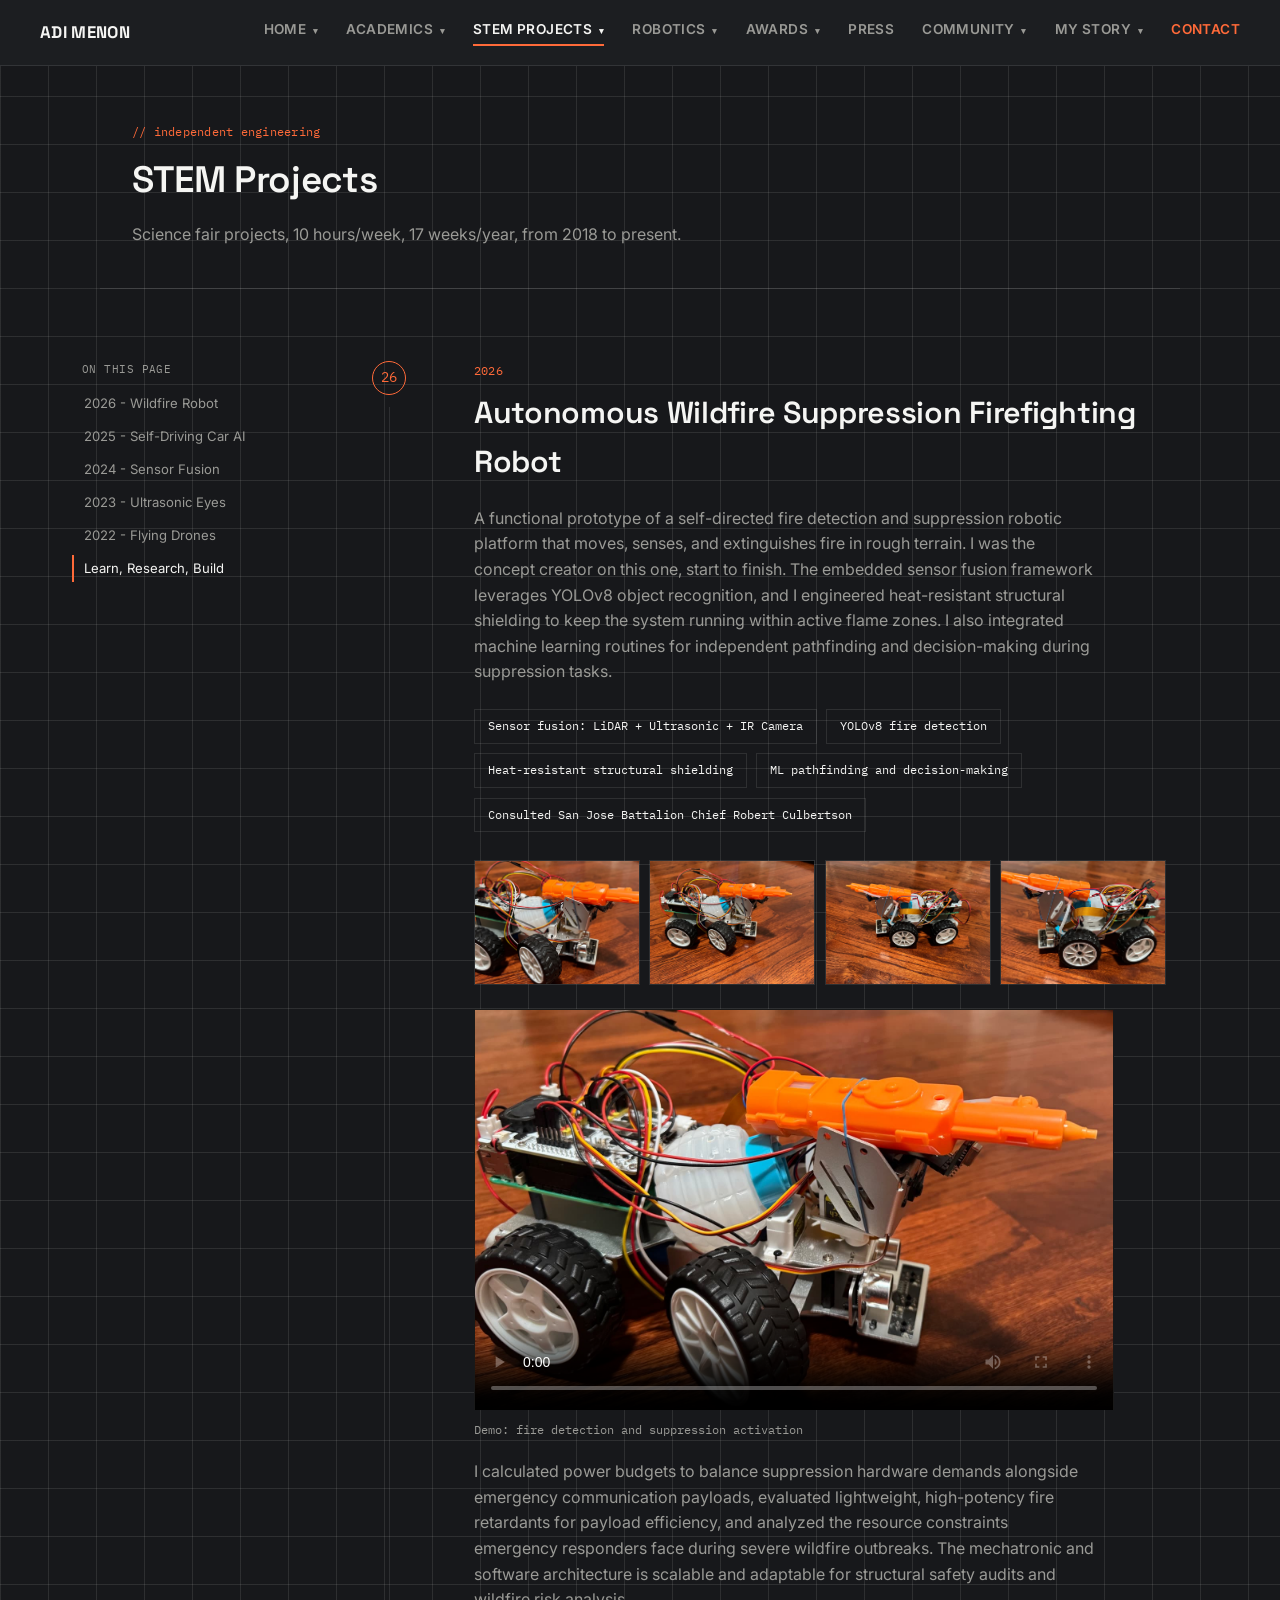
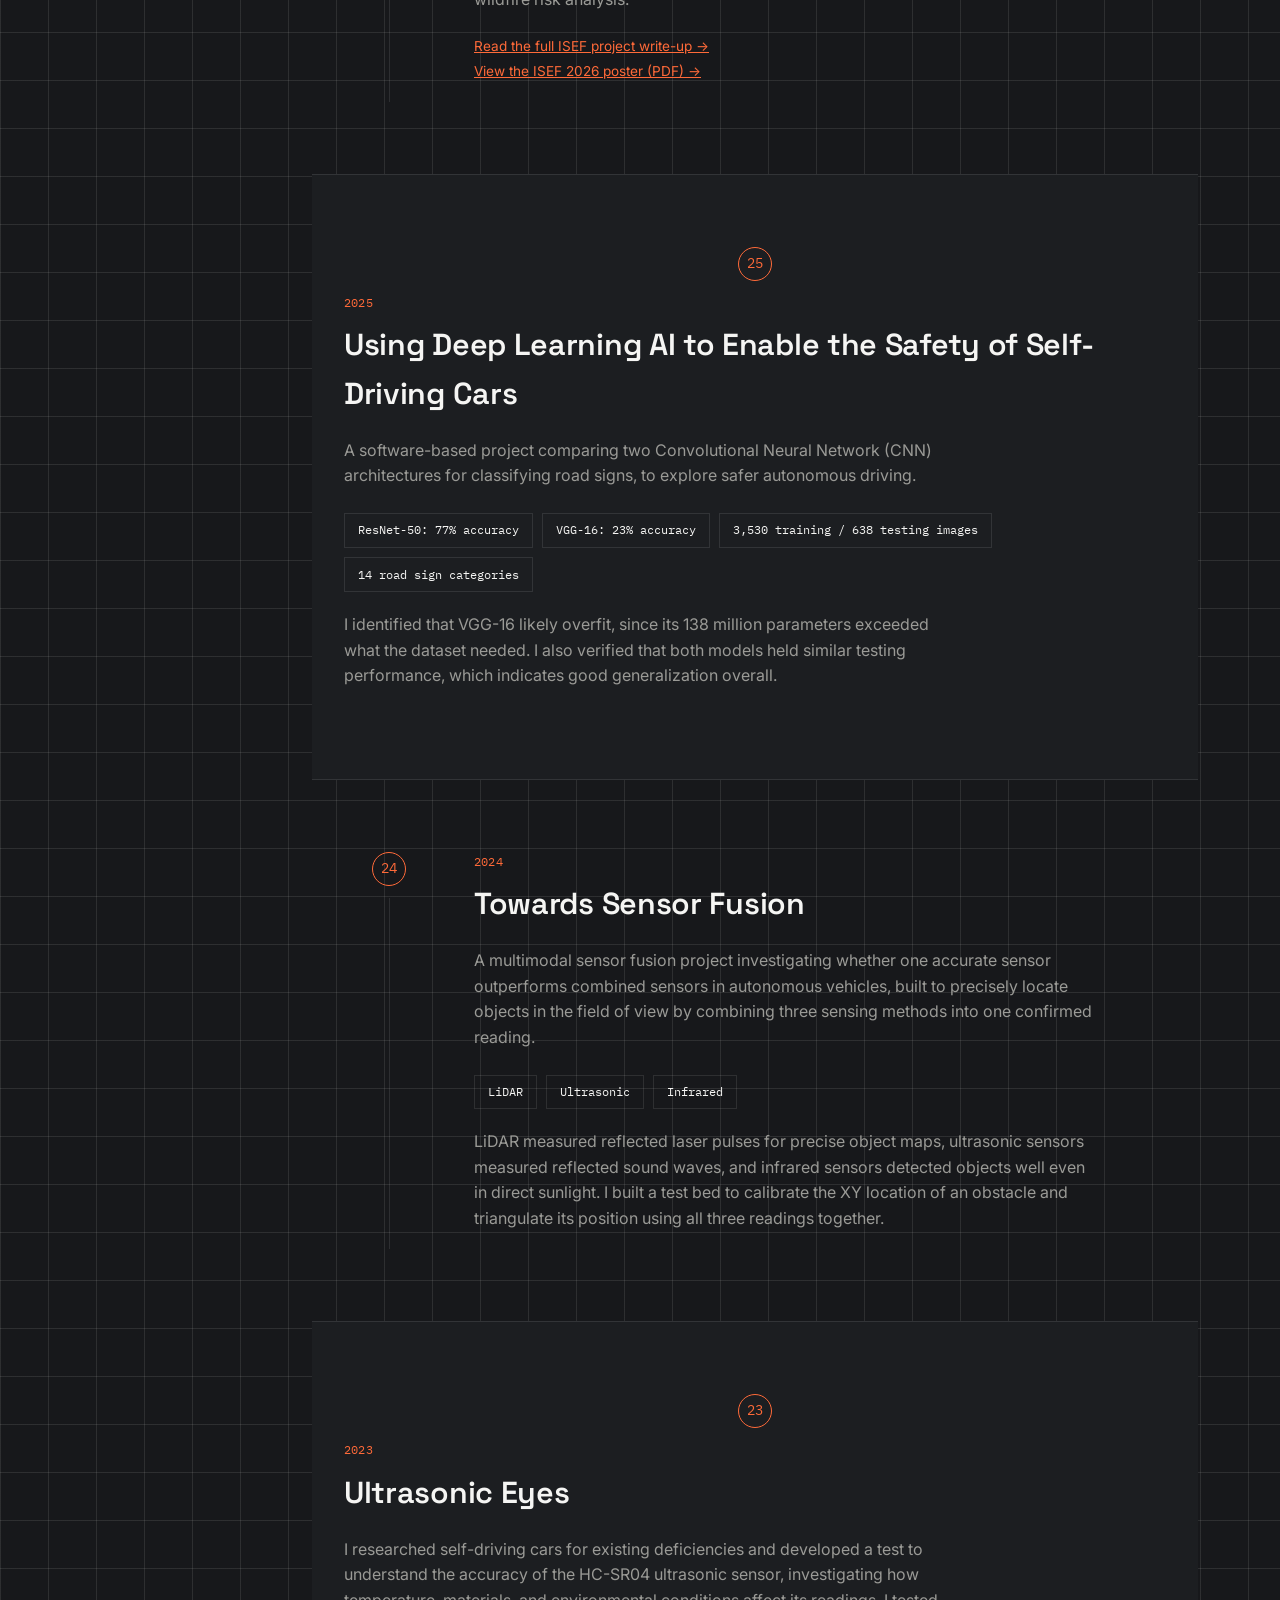
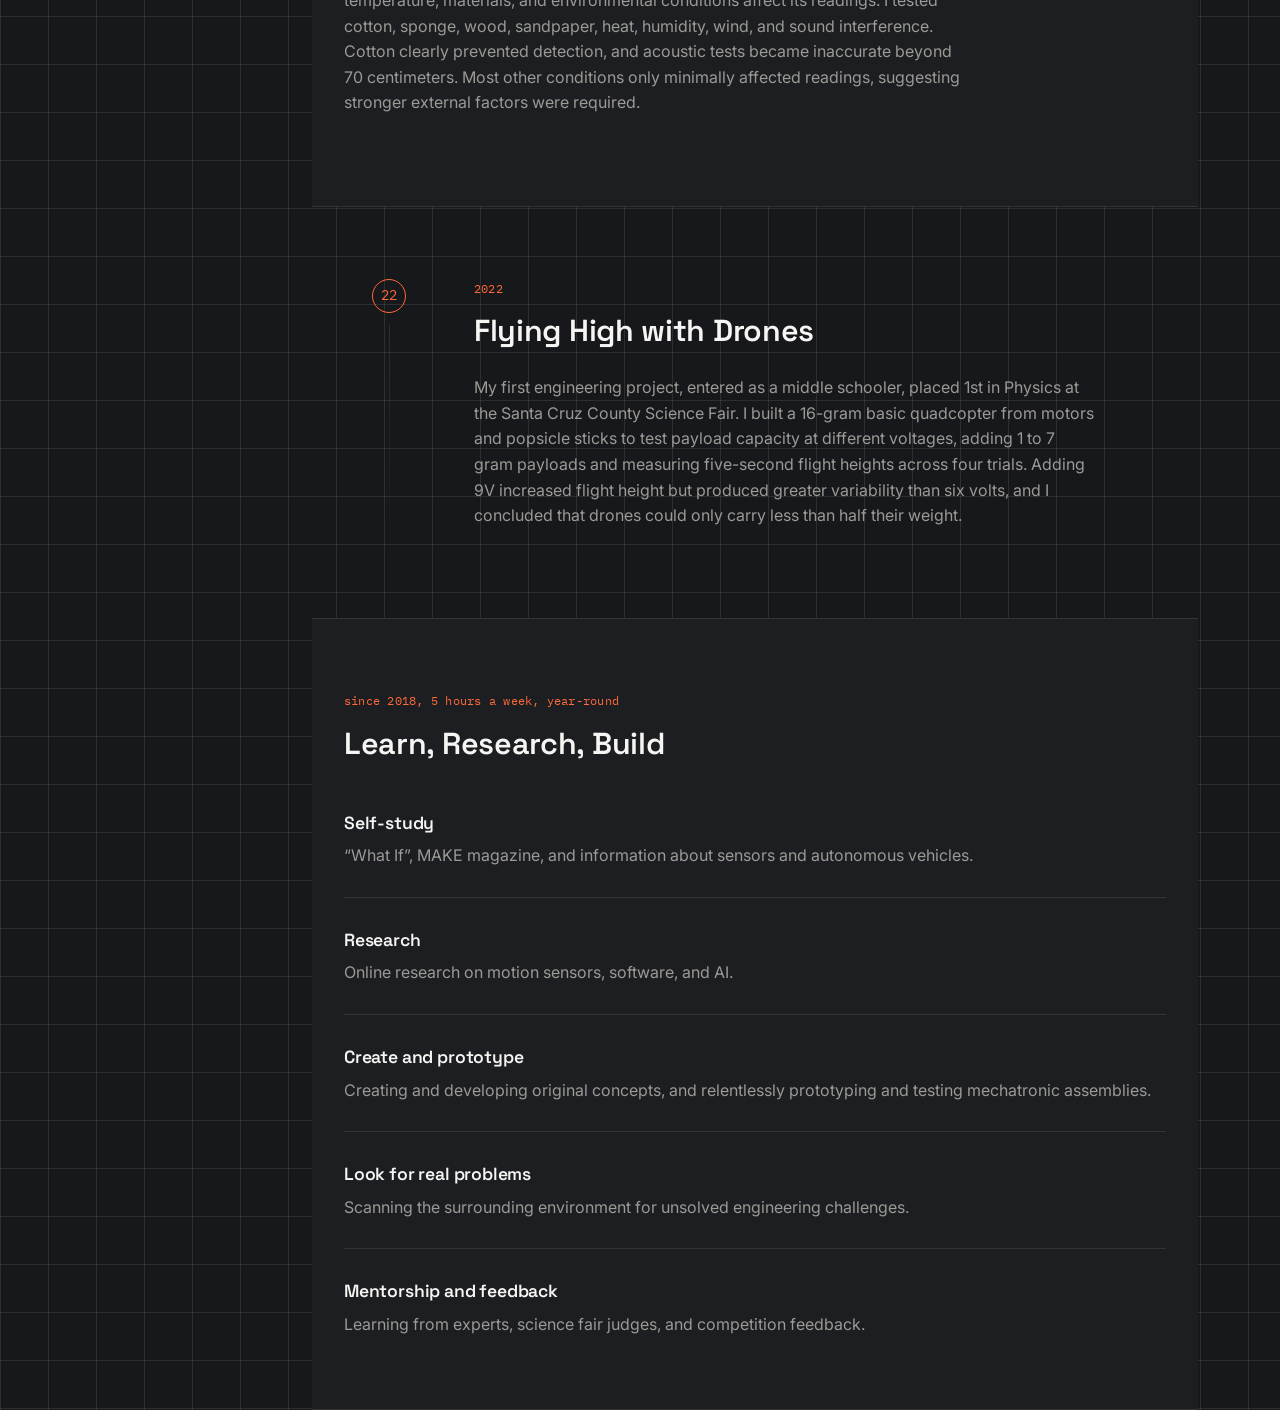
<file: projects.html>
<!DOCTYPE html>
<html lang="en">
<head>
<meta charset="UTF-8">
<meta name="viewport" content="width=device-width, initial-scale=1.0">
<title>STEM Projects - Adi Menon</title>
<link rel="preconnect" href="https://fonts.googleapis.com">
<link rel="preconnect" href="https://fonts.gstatic.com" crossorigin>
<link href="https://fonts.googleapis.com/css2?family=Space+Grotesk:wght@500;600;700&family=Inter:wght@400;500;600&family=IBM+Plex+Mono:wght@500&display=swap" rel="stylesheet">
<link rel="stylesheet" href="styles.css">
</head>
<body>

<header class="topbar">
  <a class="brand" href="index.html">ADI MENON</a>
  <button class="nav-toggle" id="navToggle" aria-label="Open menu" aria-expanded="false">
    <span></span><span></span><span></span>
  </button>
  <nav class="topnav" id="topnav">
    <div class="nav-item">
      <a href="index.html">Home <span class="caret">&#9662;</span></a>
      <div class="dropdown-panel">
        <div class="dropdown-panel-inner">
          <a class="dropdown-card" href="index.html#breakthrough">
            <span class="dropdown-card-title">The Breakthrough</span>
            <span class="dropdown-card-sub">2026 - ROV Worlds win, ISEF, Conrad</span>
          </a>
          <a class="dropdown-card" href="index.html#spark">
            <span class="dropdown-card-title">The Spark</span>
            <span class="dropdown-card-sub">2020-2023 - CZU fire to first robots</span>
          </a>
          <a class="dropdown-card" href="index.html#building">
            <span class="dropdown-card-title">Building &amp; Learning</span>
            <span class="dropdown-card-sub">2023-2025 - ROV team, AI research</span>
          </a>
          <a class="dropdown-card" href="index.html#next">
            <span class="dropdown-card-title">What's Next</span>
            <span class="dropdown-card-sub">Wildfire robot, senior year</span>
          </a>
          <a class="dropdown-card" href="index.html#curiosity-in-machines">
            <span class="dropdown-card-title">Curiosity in Machines</span>
            <span class="dropdown-card-sub">Cars, drones, Maker Faire</span>
          </a>
          <a class="dropdown-card" href="index.html#tenacious-learning">
            <span class="dropdown-card-title">Tenacious Learning</span>
            <span class="dropdown-card-sub">Teaching myself computer vision</span>
          </a>
          <a class="dropdown-card" href="index.html#passion-for-robotics">
            <span class="dropdown-card-title">Passion for Robotics</span>
            <span class="dropdown-card-sub">Firefighting robot build</span>
          </a>
          <a class="dropdown-card" href="index.html#hands-on-experimentation">
            <span class="dropdown-card-title">Hands-On Experimentation</span>
            <span class="dropdown-card-sub">4+ years perfecting avocado toast</span>
          </a>
          <a class="dropdown-card" href="index.html#achievements">
            <span class="dropdown-card-title">Achievements</span>
            <span class="dropdown-card-sub">Year-by-year highlights, 2022-2026</span>
          </a>
        </div>
      </div>
    </div>
    <div class="nav-item">
      <a href="academics.html">Academics <span class="caret">&#9662;</span></a>
      <div class="dropdown-panel">
        <div class="dropdown-panel-inner">
          <a class="dropdown-card" href="academics.html#coursework">
            <span class="dropdown-card-title">Coursework</span>
            <span class="dropdown-card-sub">9th–12th grade · GPA 4.34</span>
          </a>
          <a class="dropdown-card" href="academics.html#college-courses">
            <span class="dropdown-card-title">College Coursework</span>
            <span class="dropdown-card-sub">Stanford, UND, UC Scout</span>
          </a>
          <a class="dropdown-card" href="academics.html#skills">
            <span class="dropdown-card-title">Skills</span>
            <span class="dropdown-card-sub">Coding, electronics, robotics</span>
          </a>
        </div>
      </div>
    </div>
    <div class="nav-item">
      <a href="projects.html" class="active">STEM Projects <span class="caret">&#9662;</span></a>
      <div class="dropdown-panel">
        <div class="dropdown-panel-inner">
          <a class="dropdown-card" href="projects.html#project-2026">
            <span class="dropdown-card-title">2026 - Wildfire Robot</span>
            <span class="dropdown-card-sub">YOLOv8 + sensor fusion, photos &amp; video</span>
          </a>
          <a class="dropdown-card" href="projects.html#project-2025">
            <span class="dropdown-card-title">2025 - Self-Driving Car AI</span>
            <span class="dropdown-card-sub">ResNet-50 vs. VGG-16</span>
          </a>
          <a class="dropdown-card" href="projects.html#project-2024">
            <span class="dropdown-card-title">2024 - Sensor Fusion</span>
            <span class="dropdown-card-sub">LiDAR + Ultrasonic + IR</span>
          </a>
          <a class="dropdown-card" href="projects.html#project-2023">
            <span class="dropdown-card-title">2023 - Ultrasonic Eyes</span>
            <span class="dropdown-card-sub">HC-SR04 accuracy testing</span>
          </a>
          <a class="dropdown-card" href="projects.html#project-2022">
            <span class="dropdown-card-title">2022 - Flying Drones</span>
            <span class="dropdown-card-sub">First engineering project</span>
          </a>
        </div>
      </div>
    </div>
    <div class="nav-item">
      <a href="robotics.html">Robotics <span class="caret">&#9662;</span></a>
      <div class="dropdown-panel">
        <div class="dropdown-panel-inner">
          <a class="dropdown-card" href="robotics.html#role-progression">
            <span class="dropdown-card-title">Role Progression</span>
            <span class="dropdown-card-sub">Navigator → Circuit Designer → VP Engineering</span>
          </a>
          <a class="dropdown-card" href="robotics.html#competition-results">
            <span class="dropdown-card-title">Competition Results</span>
            <span class="dropdown-card-sub">1st Worlds 2026, 3rd Worlds 2025</span>
          </a>
        </div>
      </div>
    </div>
    <div class="nav-item">
      <a href="awards.html">Awards <span class="caret">&#9662;</span></a>
      <div class="dropdown-panel">
        <div class="dropdown-panel-inner">
          <a class="dropdown-card" href="awards.html#awards-2026">
            <span class="dropdown-card-title">2026</span>
            <span class="dropdown-card-sub">ISEF Award, Best in Show, Conrad Innovator</span>
          </a>
          <a class="dropdown-card" href="awards.html#awards-2025">
            <span class="dropdown-card-title">2025</span>
            <span class="dropdown-card-sub">1st Computer Science, Genius Olympiad</span>
          </a>
          <a class="dropdown-card" href="awards.html#awards-2024">
            <span class="dropdown-card-title">2024</span>
            <span class="dropdown-card-sub">1st Physics, Yale STEM award</span>
          </a>
          <a class="dropdown-card" href="awards.html#awards-2023">
            <span class="dropdown-card-title">2023</span>
            <span class="dropdown-card-sub">1st Physics, CSEF 3rd place</span>
          </a>
          <a class="dropdown-card" href="awards.html#awards-2022">
            <span class="dropdown-card-title">2022</span>
            <span class="dropdown-card-sub">1st Physics, US Metric award</span>
          </a>
        </div>
      </div>
    </div>
    <a href="press.html">Press</a>
    <div class="nav-item">
      <a href="community.html">Community <span class="caret">&#9662;</span></a>
      <div class="dropdown-panel">
        <div class="dropdown-panel-inner">
          <a class="dropdown-card" href="community.html#volunteering">
            <span class="dropdown-card-title">Volunteering</span>
            <span class="dropdown-card-sub">Aegis Living, PCS, YouthServe, Teen Kitchen</span>
          </a>
          <a class="dropdown-card" href="community.html#hobbies">
            <span class="dropdown-card-title">Hobbies</span>
            <span class="dropdown-card-sub">Guitar, woodworking, tennis, cooking</span>
          </a>
        </div>
      </div>
    </div>
    <div class="nav-item">
      <a href="story.html">My Story <span class="caret">&#9662;</span></a>
      <div class="dropdown-panel">
        <div class="dropdown-panel-inner">
          <a class="dropdown-card" href="story.html#breakthrough">
            <span class="dropdown-card-title">The Breakthrough</span>
            <span class="dropdown-card-sub">2026 - ROV Worlds win, ISEF, Conrad</span>
          </a>
          <a class="dropdown-card" href="story.html#spark">
            <span class="dropdown-card-title">The Spark</span>
            <span class="dropdown-card-sub">2020-2023 - CZU fire to first robots</span>
          </a>
          <a class="dropdown-card" href="story.html#building">
            <span class="dropdown-card-title">Building &amp; Learning</span>
            <span class="dropdown-card-sub">2023-2025 - ROV team, AI research</span>
          </a>
          <a class="dropdown-card" href="story.html#next">
            <span class="dropdown-card-title">What's Next</span>
            <span class="dropdown-card-sub">Wildfire robot, senior year</span>
          </a>
          <a class="dropdown-card" href="story.html#curiosity-in-machines">
            <span class="dropdown-card-title">Curiosity in Machines</span>
            <span class="dropdown-card-sub">Cars, drones, Maker Faire</span>
          </a>
          <a class="dropdown-card" href="story.html#tenacious-learning">
            <span class="dropdown-card-title">Tenacious Learning</span>
            <span class="dropdown-card-sub">Teaching myself computer vision</span>
          </a>
          <a class="dropdown-card" href="story.html#passion-for-robotics">
            <span class="dropdown-card-title">Passion for Robotics</span>
            <span class="dropdown-card-sub">Firefighting robot build</span>
          </a>
          <a class="dropdown-card" href="story.html#hands-on-experimentation">
            <span class="dropdown-card-title">Hands-On Experimentation</span>
            <span class="dropdown-card-sub">4+ years perfecting avocado toast</span>
          </a>
        </div>
      </div>
    </div>
    <a class="nav-contact" href="contact.html">Contact</a>
  </nav>
</header>

<main>

  <section class="page-header">
    <span class="eyebrow-mono">// independent engineering</span>
    <h1>STEM Projects</h1>
    <p>Science fair projects, 10 hours/week, 17 weeks/year, from 2018 to present.</p>
  </section>

  
<div class="page-shell">
  <aside class="page-toc">
    <span class="page-toc-label">On this page</span>
    <a href="#project-2026">2026 - Wildfire Robot</a>
    <a href="#project-2025">2025 - Self-Driving Car AI</a>
    <a href="#project-2024">2024 - Sensor Fusion</a>
    <a href="#project-2023">2023 - Ultrasonic Eyes</a>
    <a href="#project-2022">2022 - Flying Drones</a>
    <a href="#learn-research-build">Learn, Research, Build</a>
  </aside>
  <div class="page-main">

<section class="chapter" id="project-2026">
    <div class="chapter-marker">
      <span class="chapter-num">26</span>
      <span class="chapter-line"></span>
    </div>
    <div class="chapter-body">
      <span class="eyebrow-mono">2026</span>
      <h2>Autonomous Wildfire Suppression Firefighting Robot</h2>
      <p class="chapter-text">
        A functional prototype of a self-directed fire detection and suppression
        robotic platform that moves, senses, and extinguishes fire in rough terrain.
        I was the concept creator on this one, start to finish. The embedded sensor
        fusion framework leverages YOLOv8 object recognition, and I engineered
        heat-resistant structural shielding to keep the system running within active
        flame zones. I also integrated machine learning routines for independent
        pathfinding and decision-making during suppression tasks.
      </p>
      <div class="chip-row">
        <span class="chip">Sensor fusion: LiDAR + Ultrasonic + IR Camera</span>
        <span class="chip">YOLOv8 fire detection</span>
        <span class="chip">Heat-resistant structural shielding</span>
        <span class="chip">ML pathfinding and decision-making</span>
        <span class="chip">Consulted San Jose Battalion Chief Robert Culbertson</span>
      </div>

      <div class="media-gallery">
        <img src="assets/wildfire-robot-1.jpg" alt="Autonomous wildfire suppression robot prototype, front view">
        <img src="assets/wildfire-robot-2.jpg" alt="Autonomous wildfire suppression robot prototype, angled view">
        <img src="assets/wildfire-robot-3.jpg" alt="Autonomous wildfire suppression robot prototype, showing the extinguishing nozzle">
        <img src="assets/wildfire-robot-4.jpg" alt="Autonomous wildfire suppression robot prototype, side view">
      </div>

      <div class="video-embed">
        <video controls preload="metadata" poster="assets/wildfire-robot-1.jpg">
          <source src="assets/wildfire-robot-demo.mp4" type="video/mp4">
          Your browser doesn't support embedded video.
          <a href="assets/wildfire-robot-demo.mp4">Download the video</a> instead.
        </video>
        <p class="media-caption">Demo: fire detection and suppression activation</p>
      </div>

      <p class="chapter-text" style="margin-top: 1.25rem;">
        I calculated power budgets to balance suppression hardware demands alongside
        emergency communication payloads, evaluated lightweight, high-potency fire
        retardants for payload efficiency, and analyzed the resource constraints
        emergency responders face during severe wildfire outbreaks. The mechatronic
        and software architecture is scalable and adaptable for structural safety
        audits and wildfire risk analysis.
      </p>
      <p class="chapter-text" style="margin-top: 1.25rem;">
        <a href="https://isef.net/project/robo050-autonomous-wildfire-surpression-robot" target="_blank" rel="noopener" class="press-link">Read the full ISEF project write-up &rarr;</a>
        <br>
        <a href="assets/isef-2026-poster.pdf" target="_blank" rel="noopener" class="press-link">View the ISEF 2026 poster (PDF) &rarr;</a>
      </p>
    </div>
  </section>

  <section class="chapter chapter-panel" id="project-2025">
    <div class="chapter-marker">
      <span class="chapter-num">25</span>
      <span class="chapter-line"></span>
    </div>
    <div class="chapter-body">
      <span class="eyebrow-mono">2025</span>
      <h2>Using Deep Learning AI to Enable the Safety of Self-Driving Cars</h2>
      <p class="chapter-text">
        A software-based project comparing two Convolutional Neural Network (CNN)
        architectures for classifying road signs, to explore safer autonomous driving.
      </p>
      <div class="chip-row">
        <span class="chip">ResNet-50: 77% accuracy</span>
        <span class="chip">VGG-16: 23% accuracy</span>
        <span class="chip">3,530 training / 638 testing images</span>
        <span class="chip">14 road sign categories</span>
      </div>
      <p class="chapter-text" style="margin-top: 1.25rem;">
        I identified that VGG-16 likely overfit, since its 138 million parameters
        exceeded what the dataset needed. I also verified that both models held
        similar testing performance, which indicates good generalization overall.
      </p>
    </div>
  </section>

  <section class="chapter" id="project-2024">
    <div class="chapter-marker">
      <span class="chapter-num">24</span>
      <span class="chapter-line"></span>
    </div>
    <div class="chapter-body">
      <span class="eyebrow-mono">2024</span>
      <h2>Towards Sensor Fusion</h2>
      <p class="chapter-text">
        A multimodal sensor fusion project investigating whether one accurate sensor
        outperforms combined sensors in autonomous vehicles, built to precisely
        locate objects in the field of view by combining three sensing methods
        into one confirmed reading.
      </p>
      <div class="chip-row">
        <span class="chip">LiDAR</span>
        <span class="chip">Ultrasonic</span>
        <span class="chip">Infrared</span>
      </div>
      <p class="chapter-text" style="margin-top: 1.25rem;">
        LiDAR measured reflected laser pulses for precise object maps, ultrasonic
        sensors measured reflected sound waves, and infrared sensors detected
        objects well even in direct sunlight. I built a test bed to calibrate the
        XY location of an obstacle and triangulate its position using all three
        readings together.
      </p>
    </div>
  </section>

  <section class="chapter chapter-panel" id="project-2023">
    <div class="chapter-marker">
      <span class="chapter-num">23</span>
      <span class="chapter-line"></span>
    </div>
    <div class="chapter-body">
      <span class="eyebrow-mono">2023</span>
      <h2>Ultrasonic Eyes</h2>
      <p class="chapter-text">
        I researched self-driving cars for existing deficiencies and developed a test
        to understand the accuracy of the HC-SR04 ultrasonic sensor, investigating how
        temperature, materials, and environmental conditions affect its readings.
        I tested cotton, sponge, wood, sandpaper, heat, humidity, wind, and sound
        interference. Cotton clearly prevented detection, and acoustic tests became
        inaccurate beyond 70 centimeters. Most other conditions only minimally
        affected readings, suggesting stronger external factors were required.
      </p>
    </div>
  </section>

  <section class="chapter" id="project-2022">
    <div class="chapter-marker">
      <span class="chapter-num">22</span>
      <span class="chapter-line chapter-line-end"></span>
    </div>
    <div class="chapter-body">
      <span class="eyebrow-mono">2022</span>
      <h2>Flying High with Drones</h2>
      <p class="chapter-text">
        My first engineering project, entered as a middle schooler, placed 1st in
        Physics at the Santa Cruz County Science Fair. I built a 16-gram basic
        quadcopter from motors and popsicle sticks to test payload capacity at
        different voltages, adding 1 to 7 gram payloads and measuring five-second
        flight heights across four trials. Adding 9V increased flight height but
        produced greater variability than six volts, and I concluded that drones
        could only carry less than half their weight.
      </p>
    </div>
  </section>

  <section class="block block-panel" id="learn-research-build">
    <div class="block-head">
      <span class="eyebrow-mono">since 2018, 5 hours a week, year-round</span>
      <h2>Learn, Research, Build</h2>
    </div>
    <div class="entry-list">
      <div class="entry">
        <h3>Self-study</h3>
        <p>&ldquo;What If&rdquo;, MAKE magazine, and information about sensors and autonomous vehicles.</p>
      </div>
      <div class="entry">
        <h3>Research</h3>
        <p>Online research on motion sensors, software, and AI.</p>
      </div>
      <div class="entry">
        <h3>Create and prototype</h3>
        <p>Creating and developing original concepts, and relentlessly prototyping and testing mechatronic assemblies.</p>
      </div>
      <div class="entry">
        <h3>Look for real problems</h3>
        <p>Scanning the surrounding environment for unsolved engineering challenges.</p>
      </div>
      <div class="entry">
        <h3>Mentorship and feedback</h3>
        <p>Learning from experts, science fair judges, and competition feedback.</p>
      </div>
    </div>
  </section>

  </div>
</div>


</main>

<script src="script.js"></script>
</body>
</html>
</file>
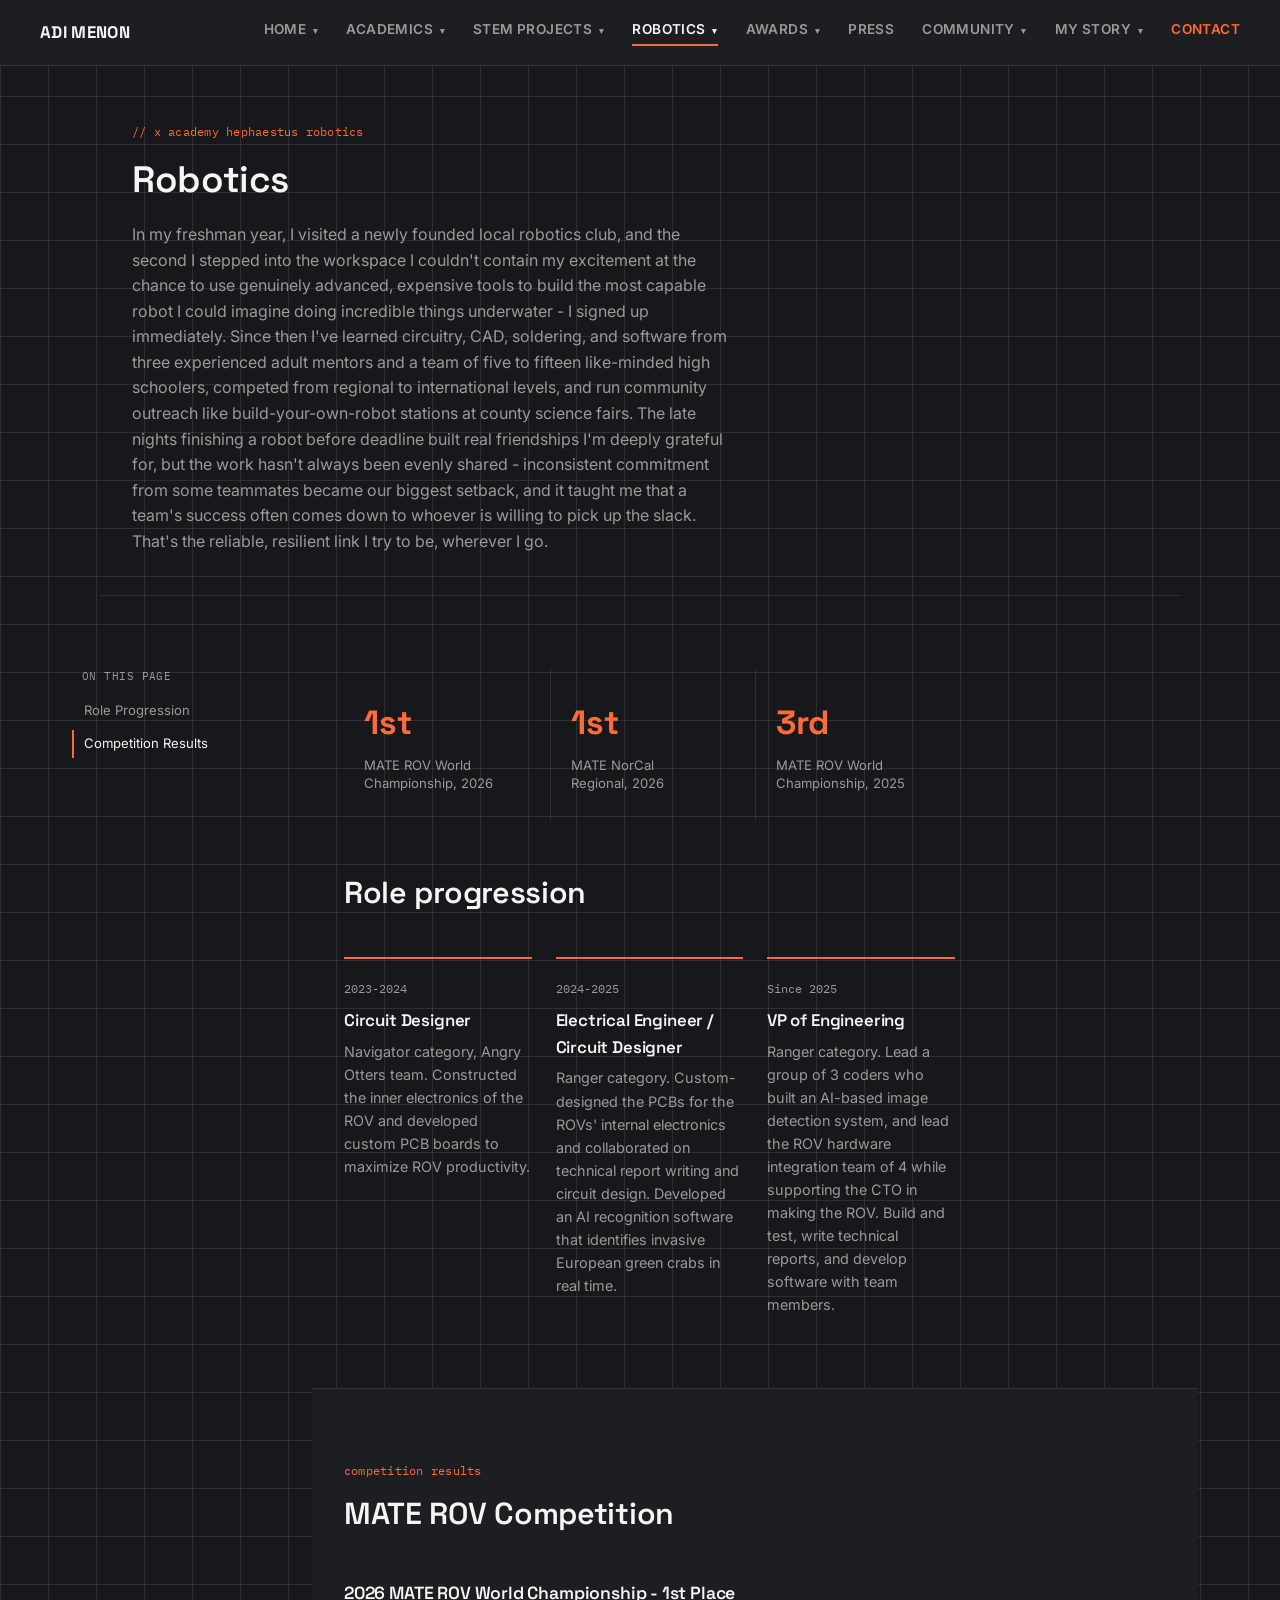
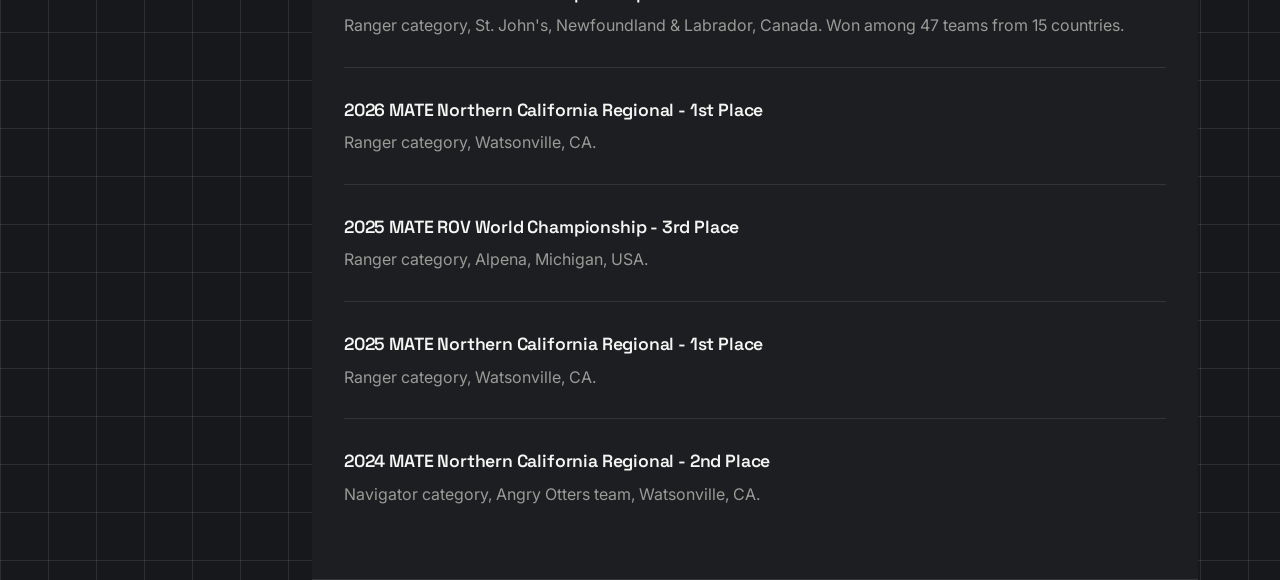
<file: robotics.html>
<!DOCTYPE html>
<html lang="en">
<head>
<meta charset="UTF-8">
<meta name="viewport" content="width=device-width, initial-scale=1.0">
<title>Robotics - Adi Menon</title>
<link rel="preconnect" href="https://fonts.googleapis.com">
<link rel="preconnect" href="https://fonts.gstatic.com" crossorigin>
<link href="https://fonts.googleapis.com/css2?family=Space+Grotesk:wght@500;600;700&family=Inter:wght@400;500;600&family=IBM+Plex+Mono:wght@500&display=swap" rel="stylesheet">
<link rel="stylesheet" href="styles.css">
</head>
<body>

<header class="topbar">
  <a class="brand" href="index.html">ADI MENON</a>
  <button class="nav-toggle" id="navToggle" aria-label="Open menu" aria-expanded="false">
    <span></span><span></span><span></span>
  </button>
  <nav class="topnav" id="topnav">
    <div class="nav-item">
      <a href="index.html">Home <span class="caret">&#9662;</span></a>
      <div class="dropdown-panel">
        <div class="dropdown-panel-inner">
          <a class="dropdown-card" href="index.html#breakthrough">
            <span class="dropdown-card-title">The Breakthrough</span>
            <span class="dropdown-card-sub">2026 - ROV Worlds win, ISEF, Conrad</span>
          </a>
          <a class="dropdown-card" href="index.html#spark">
            <span class="dropdown-card-title">The Spark</span>
            <span class="dropdown-card-sub">2020-2023 - CZU fire to first robots</span>
          </a>
          <a class="dropdown-card" href="index.html#building">
            <span class="dropdown-card-title">Building &amp; Learning</span>
            <span class="dropdown-card-sub">2023-2025 - ROV team, AI research</span>
          </a>
          <a class="dropdown-card" href="index.html#next">
            <span class="dropdown-card-title">What's Next</span>
            <span class="dropdown-card-sub">Wildfire robot, senior year</span>
          </a>
          <a class="dropdown-card" href="index.html#curiosity-in-machines">
            <span class="dropdown-card-title">Curiosity in Machines</span>
            <span class="dropdown-card-sub">Cars, drones, Maker Faire</span>
          </a>
          <a class="dropdown-card" href="index.html#tenacious-learning">
            <span class="dropdown-card-title">Tenacious Learning</span>
            <span class="dropdown-card-sub">Teaching myself computer vision</span>
          </a>
          <a class="dropdown-card" href="index.html#passion-for-robotics">
            <span class="dropdown-card-title">Passion for Robotics</span>
            <span class="dropdown-card-sub">Firefighting robot build</span>
          </a>
          <a class="dropdown-card" href="index.html#hands-on-experimentation">
            <span class="dropdown-card-title">Hands-On Experimentation</span>
            <span class="dropdown-card-sub">4+ years perfecting avocado toast</span>
          </a>
          <a class="dropdown-card" href="index.html#achievements">
            <span class="dropdown-card-title">Achievements</span>
            <span class="dropdown-card-sub">Year-by-year highlights, 2022-2026</span>
          </a>
        </div>
      </div>
    </div>
    <div class="nav-item">
      <a href="academics.html">Academics <span class="caret">&#9662;</span></a>
      <div class="dropdown-panel">
        <div class="dropdown-panel-inner">
          <a class="dropdown-card" href="academics.html#coursework">
            <span class="dropdown-card-title">Coursework</span>
            <span class="dropdown-card-sub">9th–12th grade · GPA 4.34</span>
          </a>
          <a class="dropdown-card" href="academics.html#college-courses">
            <span class="dropdown-card-title">College Coursework</span>
            <span class="dropdown-card-sub">Stanford, UND, UC Scout</span>
          </a>
          <a class="dropdown-card" href="academics.html#skills">
            <span class="dropdown-card-title">Skills</span>
            <span class="dropdown-card-sub">Coding, electronics, robotics</span>
          </a>
        </div>
      </div>
    </div>
    <div class="nav-item">
      <a href="projects.html">STEM Projects <span class="caret">&#9662;</span></a>
      <div class="dropdown-panel">
        <div class="dropdown-panel-inner">
          <a class="dropdown-card" href="projects.html#project-2026">
            <span class="dropdown-card-title">2026 - Wildfire Robot</span>
            <span class="dropdown-card-sub">YOLOv8 + sensor fusion, photos &amp; video</span>
          </a>
          <a class="dropdown-card" href="projects.html#project-2025">
            <span class="dropdown-card-title">2025 - Self-Driving Car AI</span>
            <span class="dropdown-card-sub">ResNet-50 vs. VGG-16</span>
          </a>
          <a class="dropdown-card" href="projects.html#project-2024">
            <span class="dropdown-card-title">2024 - Sensor Fusion</span>
            <span class="dropdown-card-sub">LiDAR + Ultrasonic + IR</span>
          </a>
          <a class="dropdown-card" href="projects.html#project-2023">
            <span class="dropdown-card-title">2023 - Ultrasonic Eyes</span>
            <span class="dropdown-card-sub">HC-SR04 accuracy testing</span>
          </a>
          <a class="dropdown-card" href="projects.html#project-2022">
            <span class="dropdown-card-title">2022 - Flying Drones</span>
            <span class="dropdown-card-sub">First engineering project</span>
          </a>
        </div>
      </div>
    </div>
    <div class="nav-item">
      <a href="robotics.html" class="active">Robotics <span class="caret">&#9662;</span></a>
      <div class="dropdown-panel">
        <div class="dropdown-panel-inner">
          <a class="dropdown-card" href="robotics.html#role-progression">
            <span class="dropdown-card-title">Role Progression</span>
            <span class="dropdown-card-sub">Navigator → Circuit Designer → VP Engineering</span>
          </a>
          <a class="dropdown-card" href="robotics.html#competition-results">
            <span class="dropdown-card-title">Competition Results</span>
            <span class="dropdown-card-sub">1st Worlds 2026, 3rd Worlds 2025</span>
          </a>
        </div>
      </div>
    </div>
    <div class="nav-item">
      <a href="awards.html">Awards <span class="caret">&#9662;</span></a>
      <div class="dropdown-panel">
        <div class="dropdown-panel-inner">
          <a class="dropdown-card" href="awards.html#awards-2026">
            <span class="dropdown-card-title">2026</span>
            <span class="dropdown-card-sub">ISEF Award, Best in Show, Conrad Innovator</span>
          </a>
          <a class="dropdown-card" href="awards.html#awards-2025">
            <span class="dropdown-card-title">2025</span>
            <span class="dropdown-card-sub">1st Computer Science, Genius Olympiad</span>
          </a>
          <a class="dropdown-card" href="awards.html#awards-2024">
            <span class="dropdown-card-title">2024</span>
            <span class="dropdown-card-sub">1st Physics, Yale STEM award</span>
          </a>
          <a class="dropdown-card" href="awards.html#awards-2023">
            <span class="dropdown-card-title">2023</span>
            <span class="dropdown-card-sub">1st Physics, CSEF 3rd place</span>
          </a>
          <a class="dropdown-card" href="awards.html#awards-2022">
            <span class="dropdown-card-title">2022</span>
            <span class="dropdown-card-sub">1st Physics, US Metric award</span>
          </a>
        </div>
      </div>
    </div>
    <a href="press.html">Press</a>
    <div class="nav-item">
      <a href="community.html">Community <span class="caret">&#9662;</span></a>
      <div class="dropdown-panel">
        <div class="dropdown-panel-inner">
          <a class="dropdown-card" href="community.html#volunteering">
            <span class="dropdown-card-title">Volunteering</span>
            <span class="dropdown-card-sub">Aegis Living, PCS, YouthServe, Teen Kitchen</span>
          </a>
          <a class="dropdown-card" href="community.html#hobbies">
            <span class="dropdown-card-title">Hobbies</span>
            <span class="dropdown-card-sub">Guitar, woodworking, tennis, cooking</span>
          </a>
        </div>
      </div>
    </div>
    <div class="nav-item">
      <a href="story.html">My Story <span class="caret">&#9662;</span></a>
      <div class="dropdown-panel">
        <div class="dropdown-panel-inner">
          <a class="dropdown-card" href="story.html#breakthrough">
            <span class="dropdown-card-title">The Breakthrough</span>
            <span class="dropdown-card-sub">2026 - ROV Worlds win, ISEF, Conrad</span>
          </a>
          <a class="dropdown-card" href="story.html#spark">
            <span class="dropdown-card-title">The Spark</span>
            <span class="dropdown-card-sub">2020-2023 - CZU fire to first robots</span>
          </a>
          <a class="dropdown-card" href="story.html#building">
            <span class="dropdown-card-title">Building &amp; Learning</span>
            <span class="dropdown-card-sub">2023-2025 - ROV team, AI research</span>
          </a>
          <a class="dropdown-card" href="story.html#next">
            <span class="dropdown-card-title">What's Next</span>
            <span class="dropdown-card-sub">Wildfire robot, senior year</span>
          </a>
          <a class="dropdown-card" href="story.html#curiosity-in-machines">
            <span class="dropdown-card-title">Curiosity in Machines</span>
            <span class="dropdown-card-sub">Cars, drones, Maker Faire</span>
          </a>
          <a class="dropdown-card" href="story.html#tenacious-learning">
            <span class="dropdown-card-title">Tenacious Learning</span>
            <span class="dropdown-card-sub">Teaching myself computer vision</span>
          </a>
          <a class="dropdown-card" href="story.html#passion-for-robotics">
            <span class="dropdown-card-title">Passion for Robotics</span>
            <span class="dropdown-card-sub">Firefighting robot build</span>
          </a>
          <a class="dropdown-card" href="story.html#hands-on-experimentation">
            <span class="dropdown-card-title">Hands-On Experimentation</span>
            <span class="dropdown-card-sub">4+ years perfecting avocado toast</span>
          </a>
        </div>
      </div>
    </div>
    <a class="nav-contact" href="contact.html">Contact</a>
  </nav>
</header>

<main>

  <section class="page-header">
    <span class="eyebrow-mono">// x academy hephaestus robotics</span>
    <h1>Robotics</h1>
    <p>In my freshman year, I visited a newly founded local robotics club, and the second I stepped into the workspace I couldn't contain my excitement at the chance to use genuinely advanced, expensive tools to build the most capable robot I could imagine doing incredible things underwater - I signed up immediately. Since then I've learned circuitry, CAD, soldering, and software from three experienced adult mentors and a team of five to fifteen like-minded high schoolers, competed from regional to international levels, and run community outreach like build-your-own-robot stations at county science fairs. The late nights finishing a robot before deadline built real friendships I'm deeply grateful for, but the work hasn't always been evenly shared - inconsistent commitment from some teammates became our biggest setback, and it taught me that a team's success often comes down to whoever is willing to pick up the slack. That's the reliable, resilient link I try to be, wherever I go.</p>
  </section>

  
<div class="page-shell">
  <aside class="page-toc">
    <span class="page-toc-label">On this page</span>
    <a href="#role-progression">Role Progression</a>
    <a href="#competition-results">Competition Results</a>
  </aside>
  <div class="page-main">

<section class="block" id="role-progression">
    <div class="stat-strip" style="border: none; padding: 0 0 3rem;">
      <div class="stat" style="border-left: none;">
        <span class="stat-num">1st</span>
        <span class="stat-label">MATE ROV World<br>Championship, 2026</span>
      </div>
      <div class="stat">
        <span class="stat-num">1st</span>
        <span class="stat-label">MATE NorCal<br>Regional, 2026</span>
      </div>
      <div class="stat">
        <span class="stat-num">3rd</span>
        <span class="stat-label">MATE ROV World<br>Championship, 2025</span>
      </div>
    </div>

    <div class="block-head">
      <h2>Role progression</h2>
    </div>
    <div class="timeline-h">
      <div class="timeline-h-entry">
        <span class="timeline-h-year">2023-2024</span>
        <h3>Circuit Designer</h3>
        <p>Navigator category, Angry Otters team. Constructed the inner electronics of the ROV and developed custom PCB boards to maximize ROV productivity.</p>
      </div>
      <div class="timeline-h-entry">
        <span class="timeline-h-year">2024-2025</span>
        <h3>Electrical Engineer / Circuit Designer</h3>
        <p>Ranger category. Custom-designed the PCBs for the ROVs' internal electronics and collaborated on technical report writing and circuit design. Developed an AI recognition software that identifies invasive European green crabs in real time.</p>
      </div>
      <div class="timeline-h-entry">
        <span class="timeline-h-year">Since 2025</span>
        <h3>VP of Engineering</h3>
        <p>Ranger category. Lead a group of 3 coders who built an AI-based image detection system, and lead the ROV hardware integration team of 4 while supporting the CTO in making the ROV. Build and test, write technical reports, and develop software with team members.</p>
      </div>
    </div>
  </section>

  <section class="block block-panel" id="competition-results">
    <div class="block-head">
      <span class="eyebrow-mono">competition results</span>
      <h2>MATE ROV Competition</h2>
    </div>
    <div class="entry-list">
      <div class="entry">
        <h3>2026 MATE ROV World Championship - 1st Place</h3>
        <p>Ranger category, St. John's, Newfoundland &amp; Labrador, Canada. Won among 47 teams from 15 countries.</p>
      </div>
      <div class="entry">
        <h3>2026 MATE Northern California Regional - 1st Place</h3>
        <p>Ranger category, Watsonville, CA.</p>
      </div>
      <div class="entry">
        <h3>2025 MATE ROV World Championship - 3rd Place</h3>
        <p>Ranger category, Alpena, Michigan, USA.</p>
      </div>
      <div class="entry">
        <h3>2025 MATE Northern California Regional - 1st Place</h3>
        <p>Ranger category, Watsonville, CA.</p>
      </div>
      <div class="entry">
        <h3>2024 MATE Northern California Regional - 2nd Place</h3>
        <p>Navigator category, Angry Otters team, Watsonville, CA.</p>
      </div>
    </div>
  </section>

  </div>
</div>


</main>

<script src="script.js"></script>
</body>
</html>
</file>
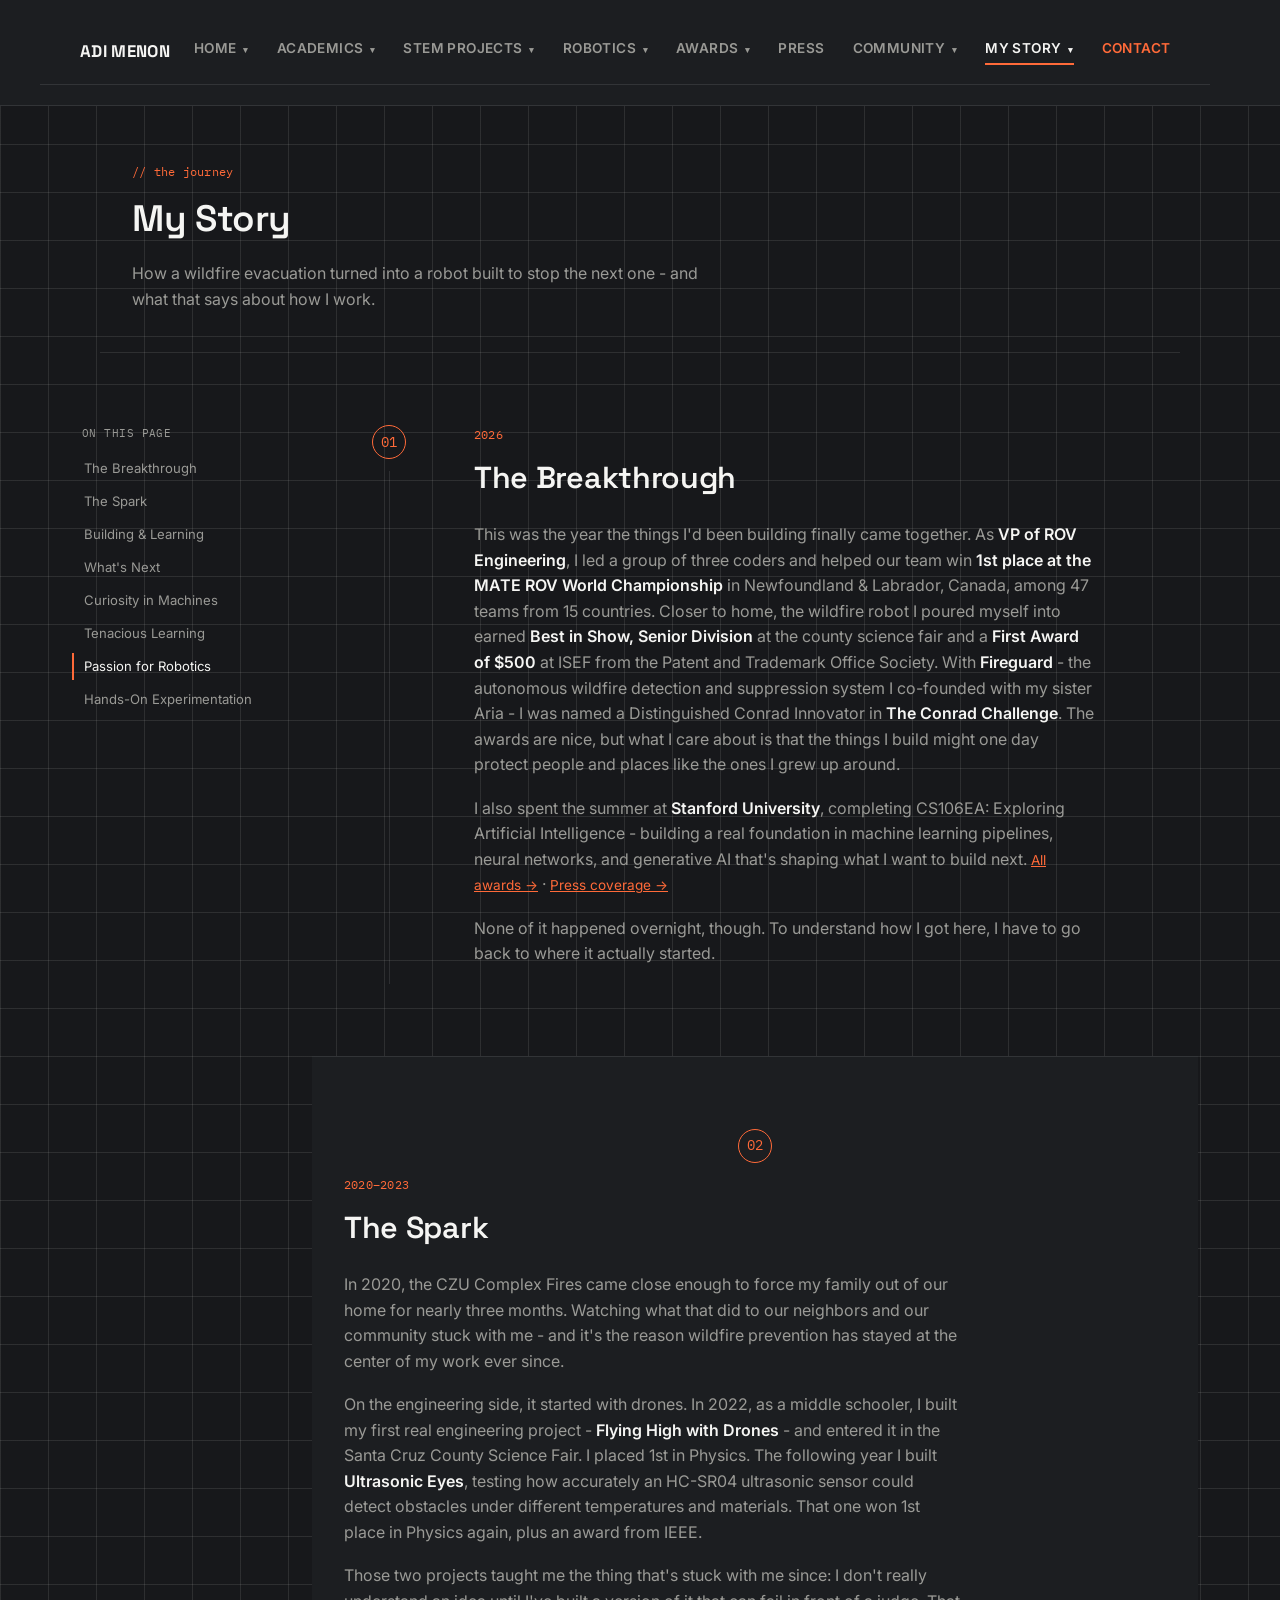
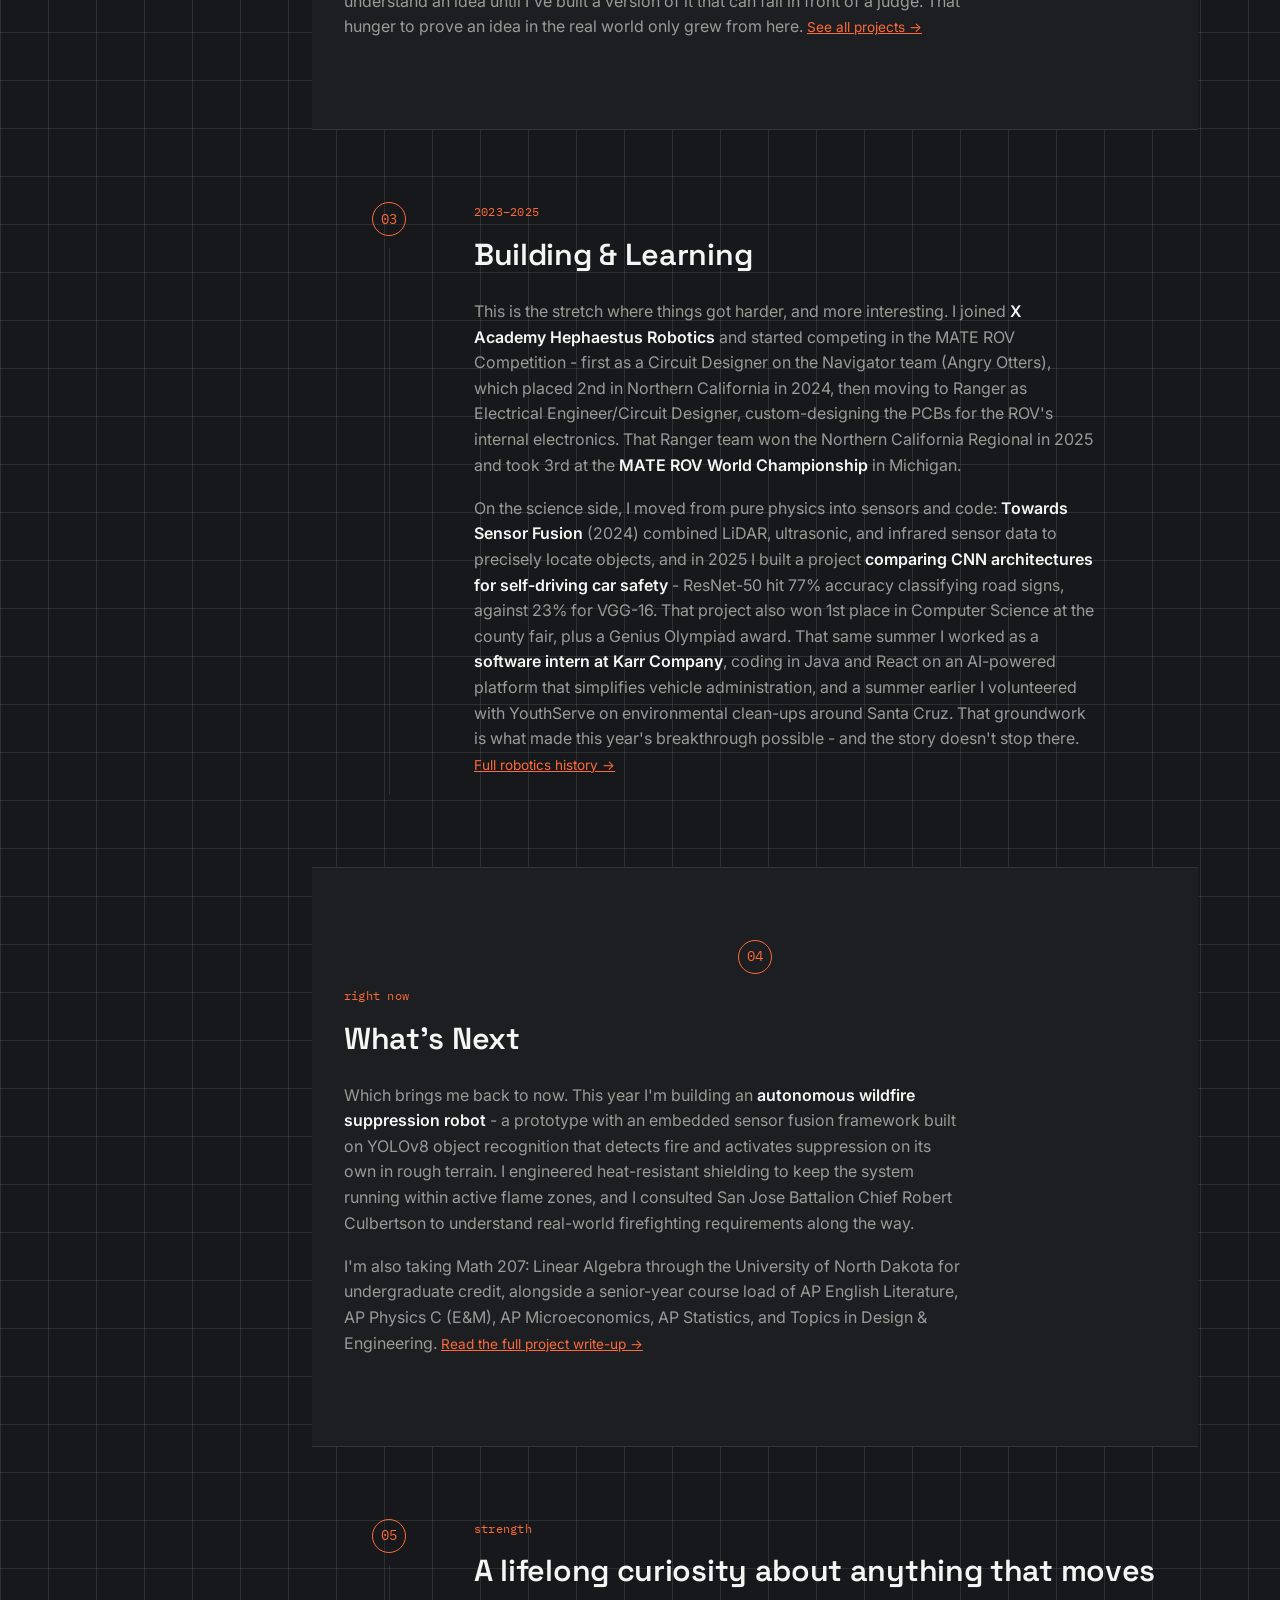
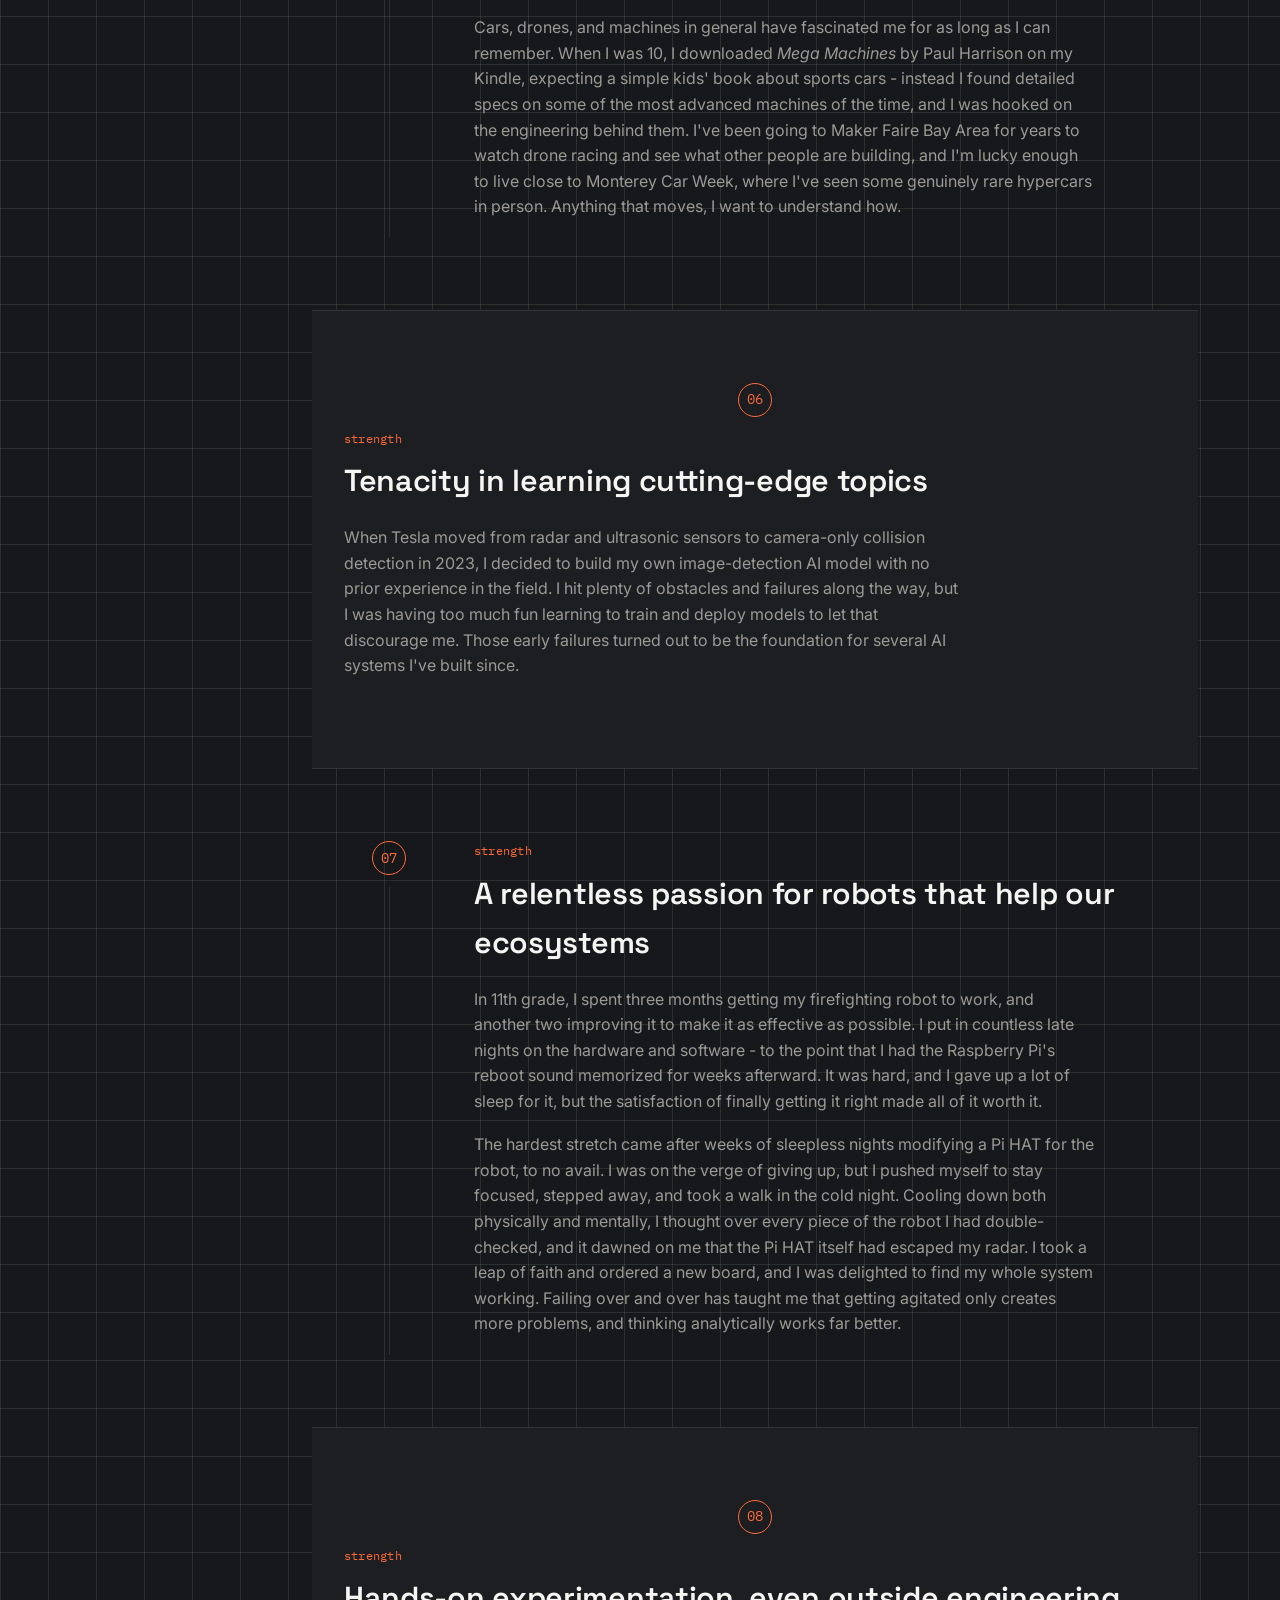
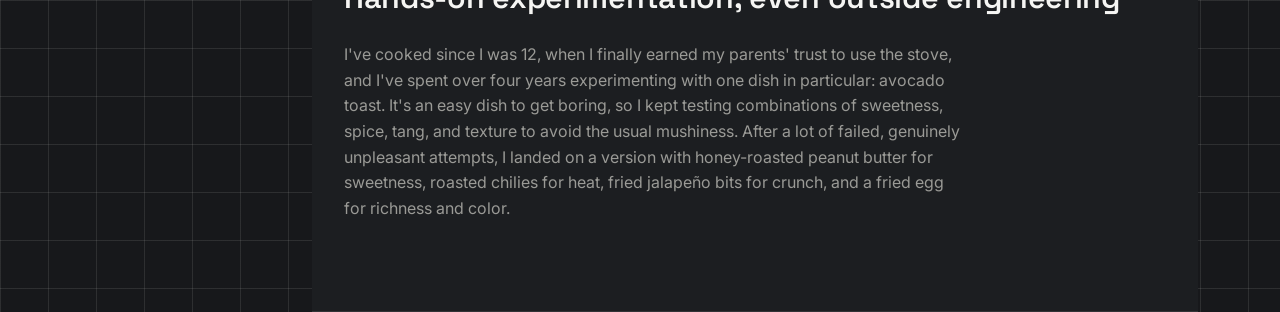
<file: story.html>
<!DOCTYPE html>
<html lang="en">
<head>
<meta charset="UTF-8">
<meta name="viewport" content="width=device-width, initial-scale=1.0">
<title>My Story - Adi Menon</title>
<link rel="preconnect" href="https://fonts.googleapis.com">
<link rel="preconnect" href="https://fonts.gstatic.com" crossorigin>
<link href="https://fonts.googleapis.com/css2?family=Space+Grotesk:wght@500;600;700&family=Inter:wght@400;500;600&family=IBM+Plex+Mono:wght@500&display=swap" rel="stylesheet">
<link rel="stylesheet" href="styles.css">
</head>
<body>

<header class="topbar">
<header class="topbar">
  <a class="brand" href="index.html">ADI MENON</a>
  <button class="nav-toggle" id="navToggle" aria-label="Open menu" aria-expanded="false">
    <span></span><span></span><span></span>
  </button>
  <nav class="topnav" id="topnav">
    <div class="nav-item">
      <a href="index.html">Home <span class="caret">&#9662;</span></a>
      <div class="dropdown-panel">
        <div class="dropdown-panel-inner">
          <a class="dropdown-card" href="index.html#breakthrough">
            <span class="dropdown-card-title">The Breakthrough</span>
            <span class="dropdown-card-sub">2026 - ROV Worlds win, ISEF, Conrad</span>
          </a>
          <a class="dropdown-card" href="index.html#spark">
            <span class="dropdown-card-title">The Spark</span>
            <span class="dropdown-card-sub">2020-2023 - CZU fire to first robots</span>
          </a>
          <a class="dropdown-card" href="index.html#building">
            <span class="dropdown-card-title">Building &amp; Learning</span>
            <span class="dropdown-card-sub">2023-2025 - ROV team, AI research</span>
          </a>
          <a class="dropdown-card" href="index.html#next">
            <span class="dropdown-card-title">What's Next</span>
            <span class="dropdown-card-sub">Wildfire robot, senior year</span>
          </a>
          <a class="dropdown-card" href="index.html#curiosity-in-machines">
            <span class="dropdown-card-title">Curiosity in Machines</span>
            <span class="dropdown-card-sub">Cars, drones, Maker Faire</span>
          </a>
          <a class="dropdown-card" href="index.html#tenacious-learning">
            <span class="dropdown-card-title">Tenacious Learning</span>
            <span class="dropdown-card-sub">Teaching myself computer vision</span>
          </a>
          <a class="dropdown-card" href="index.html#passion-for-robotics">
            <span class="dropdown-card-title">Passion for Robotics</span>
            <span class="dropdown-card-sub">Firefighting robot build</span>
          </a>
          <a class="dropdown-card" href="index.html#hands-on-experimentation">
            <span class="dropdown-card-title">Hands-On Experimentation</span>
            <span class="dropdown-card-sub">4+ years perfecting avocado toast</span>
          </a>
          <a class="dropdown-card" href="index.html#achievements">
            <span class="dropdown-card-title">Achievements</span>
            <span class="dropdown-card-sub">Year-by-year highlights, 2022-2026</span>
          </a>
        </div>
      </div>
    </div>
    <div class="nav-item">
      <a href="academics.html">Academics <span class="caret">&#9662;</span></a>
      <div class="dropdown-panel">
        <div class="dropdown-panel-inner">
          <a class="dropdown-card" href="academics.html#coursework">
            <span class="dropdown-card-title">Coursework</span>
            <span class="dropdown-card-sub">9th–12th grade · GPA 4.34</span>
          </a>
          <a class="dropdown-card" href="academics.html#college-courses">
            <span class="dropdown-card-title">College Coursework</span>
            <span class="dropdown-card-sub">Stanford, UND, UC Scout</span>
          </a>
          <a class="dropdown-card" href="academics.html#skills">
            <span class="dropdown-card-title">Skills</span>
            <span class="dropdown-card-sub">Coding, electronics, robotics</span>
          </a>
        </div>
      </div>
    </div>
    <div class="nav-item">
      <a href="projects.html">STEM Projects <span class="caret">&#9662;</span></a>
      <div class="dropdown-panel">
        <div class="dropdown-panel-inner">
          <a class="dropdown-card" href="projects.html#project-2026">
            <span class="dropdown-card-title">2026 - Wildfire Robot</span>
            <span class="dropdown-card-sub">YOLOv8 + sensor fusion, photos &amp; video</span>
          </a>
          <a class="dropdown-card" href="projects.html#project-2025">
            <span class="dropdown-card-title">2025 - Self-Driving Car AI</span>
            <span class="dropdown-card-sub">ResNet-50 vs. VGG-16</span>
          </a>
          <a class="dropdown-card" href="projects.html#project-2024">
            <span class="dropdown-card-title">2024 - Sensor Fusion</span>
            <span class="dropdown-card-sub">LiDAR + Ultrasonic + IR</span>
          </a>
          <a class="dropdown-card" href="projects.html#project-2023">
            <span class="dropdown-card-title">2023 - Ultrasonic Eyes</span>
            <span class="dropdown-card-sub">HC-SR04 accuracy testing</span>
          </a>
          <a class="dropdown-card" href="projects.html#project-2022">
            <span class="dropdown-card-title">2022 - Flying Drones</span>
            <span class="dropdown-card-sub">First engineering project</span>
          </a>
        </div>
      </div>
    </div>
    <div class="nav-item">
      <a href="robotics.html">Robotics <span class="caret">&#9662;</span></a>
      <div class="dropdown-panel">
        <div class="dropdown-panel-inner">
          <a class="dropdown-card" href="robotics.html#role-progression">
            <span class="dropdown-card-title">Role Progression</span>
            <span class="dropdown-card-sub">Navigator → Circuit Designer → VP Engineering</span>
          </a>
          <a class="dropdown-card" href="robotics.html#competition-results">
            <span class="dropdown-card-title">Competition Results</span>
            <span class="dropdown-card-sub">1st Worlds 2026, 3rd Worlds 2025</span>
          </a>
        </div>
      </div>
    </div>
    <div class="nav-item">
      <a href="awards.html">Awards <span class="caret">&#9662;</span></a>
      <div class="dropdown-panel">
        <div class="dropdown-panel-inner">
          <a class="dropdown-card" href="awards.html#awards-2026">
            <span class="dropdown-card-title">2026</span>
            <span class="dropdown-card-sub">ISEF Award, Best in Show, Conrad Innovator</span>
          </a>
          <a class="dropdown-card" href="awards.html#awards-2025">
            <span class="dropdown-card-title">2025</span>
            <span class="dropdown-card-sub">1st Computer Science, Genius Olympiad</span>
          </a>
          <a class="dropdown-card" href="awards.html#awards-2024">
            <span class="dropdown-card-title">2024</span>
            <span class="dropdown-card-sub">1st Physics, Yale STEM award</span>
          </a>
          <a class="dropdown-card" href="awards.html#awards-2023">
            <span class="dropdown-card-title">2023</span>
            <span class="dropdown-card-sub">1st Physics, CSEF 3rd place</span>
          </a>
          <a class="dropdown-card" href="awards.html#awards-2022">
            <span class="dropdown-card-title">2022</span>
            <span class="dropdown-card-sub">1st Physics, US Metric award</span>
          </a>
        </div>
      </div>
    </div>
    <a href="press.html">Press</a>
    <div class="nav-item">
      <a href="community.html">Community <span class="caret">&#9662;</span></a>
      <div class="dropdown-panel">
        <div class="dropdown-panel-inner">
          <a class="dropdown-card" href="community.html#volunteering">
            <span class="dropdown-card-title">Volunteering</span>
            <span class="dropdown-card-sub">Aegis Living, PCS, YouthServe, Teen Kitchen</span>
          </a>
          <a class="dropdown-card" href="community.html#hobbies">
            <span class="dropdown-card-title">Hobbies</span>
            <span class="dropdown-card-sub">Guitar, woodworking, tennis, cooking</span>
          </a>
        </div>
      </div>
    </div>
    <div class="nav-item">
      <a href="story.html" class="active">My Story <span class="caret">&#9662;</span></a>
      <div class="dropdown-panel">
        <div class="dropdown-panel-inner">
          <a class="dropdown-card" href="story.html#breakthrough">
            <span class="dropdown-card-title">The Breakthrough</span>
            <span class="dropdown-card-sub">2026 - ROV Worlds win, ISEF, Conrad</span>
          </a>
          <a class="dropdown-card" href="story.html#spark">
            <span class="dropdown-card-title">The Spark</span>
            <span class="dropdown-card-sub">2020-2023 - CZU fire to first robots</span>
          </a>
          <a class="dropdown-card" href="story.html#building">
            <span class="dropdown-card-title">Building &amp; Learning</span>
            <span class="dropdown-card-sub">2023-2025 - ROV team, AI research</span>
          </a>
          <a class="dropdown-card" href="story.html#next">
            <span class="dropdown-card-title">What's Next</span>
            <span class="dropdown-card-sub">Wildfire robot, senior year</span>
          </a>
          <a class="dropdown-card" href="story.html#curiosity-in-machines">
            <span class="dropdown-card-title">Curiosity in Machines</span>
            <span class="dropdown-card-sub">Cars, drones, Maker Faire</span>
          </a>
          <a class="dropdown-card" href="story.html#tenacious-learning">
            <span class="dropdown-card-title">Tenacious Learning</span>
            <span class="dropdown-card-sub">Teaching myself computer vision</span>
          </a>
          <a class="dropdown-card" href="story.html#passion-for-robotics">
            <span class="dropdown-card-title">Passion for Robotics</span>
            <span class="dropdown-card-sub">Firefighting robot build</span>
          </a>
          <a class="dropdown-card" href="story.html#hands-on-experimentation">
            <span class="dropdown-card-title">Hands-On Experimentation</span>
            <span class="dropdown-card-sub">4+ years perfecting avocado toast</span>
          </a>
        </div>
      </div>
    </div>
    <a class="nav-contact" href="contact.html">Contact</a>
  </nav>
</header>

</header>

<main>

  <section class="page-header">
    <span class="eyebrow-mono">// the journey</span>
    <h1>My Story</h1>
    <p>How a wildfire evacuation turned into a robot built to stop the next one - and what that says about how I work.</p>
  </section>

  
<div class="page-shell">
  <aside class="page-toc">
    <span class="page-toc-label">On this page</span>
    <a href="#breakthrough">The Breakthrough</a>
    <a href="#spark">The Spark</a>
    <a href="#building">Building &amp; Learning</a>
    <a href="#next">What's Next</a>
    <a href="#curiosity-in-machines">Curiosity in Machines</a>
    <a href="#tenacious-learning">Tenacious Learning</a>
    <a href="#passion-for-robotics">Passion for Robotics</a>
    <a href="#hands-on-experimentation">Hands-On Experimentation</a>
  </aside>
  <div class="page-main">

<section class="chapter" id="breakthrough">
    <div class="chapter-marker">
      <span class="chapter-num">01</span>
      <span class="chapter-line"></span>
    </div>
    <div class="chapter-body">
      <span class="eyebrow-mono">2026</span>
      <h2>The Breakthrough</h2>
      <p class="chapter-text">
        This was the year the things I'd been building finally came together. As
        <strong>VP of ROV Engineering</strong>, I led a group of three coders and
        helped our team win <strong>1st place at the MATE ROV World
        Championship</strong> in Newfoundland &amp; Labrador, Canada, among 47
        teams from 15 countries. Closer to home, the wildfire robot I poured
        myself into earned <strong>Best in Show, Senior Division</strong> at the
        county science fair and a <strong>First Award of $500</strong> at ISEF
        from the Patent and Trademark Office Society. With
        <strong>Fireguard</strong> - the autonomous wildfire detection and
        suppression system I co-founded with my sister Aria - I was named a
        Distinguished Conrad Innovator in <strong>The Conrad Challenge</strong>.
        The awards are nice, but what I care about is that the things I build
        might one day protect people and places like the ones I grew up around.
      </p>
      <p class="chapter-text">
        I also spent the summer at <strong>Stanford University</strong>, completing
        CS106EA: Exploring Artificial Intelligence - building a real
        foundation in machine learning pipelines, neural networks, and generative
        AI that's shaping what I want to build next.
        <a href="awards.html" class="press-link">All awards &rarr;</a> &middot;
        <a href="press.html" class="press-link">Press coverage &rarr;</a>
      </p>
      <p class="chapter-text">
        None of it happened overnight, though. To understand how I got here,
        I have to go back to where it actually started.
      </p>
    </div>
  </section>

  <section class="chapter chapter-panel" id="spark">
    <div class="chapter-marker">
      <span class="chapter-num">02</span>
      <span class="chapter-line"></span>
    </div>
    <div class="chapter-body">
      <span class="eyebrow-mono">2020&ndash;2023</span>
      <h2>The Spark</h2>
      <p class="chapter-text">
        In 2020, the CZU Complex Fires came close enough to force my family out of
        our home for nearly three months. Watching what that did to our
        neighbors and our community stuck with me - and it's the reason
        wildfire prevention has stayed at the center of my work ever since.
      </p>
      <p class="chapter-text">
        On the engineering side, it started with drones. In 2022, as a middle
        schooler, I built my first real engineering project -
        <strong>Flying High with Drones</strong> - and entered it in the
        Santa Cruz County Science Fair. I placed 1st in Physics. The following
        year I built <strong>Ultrasonic Eyes</strong>, testing how accurately an
        HC-SR04 ultrasonic sensor could detect obstacles under different
        temperatures and materials. That one won 1st place in Physics again,
        plus an award from IEEE.
      </p>
      <p class="chapter-text">
        Those two projects taught me the thing that's stuck with me since: I don't
        really understand an idea until I've built a version of it that can fail
        in front of a judge. That hunger to prove an idea in the real world
        only grew from here.
        <a href="projects.html" class="press-link">See all projects &rarr;</a>
      </p>
    </div>
  </section>

  <section class="chapter" id="building">
    <div class="chapter-marker">
      <span class="chapter-num">03</span>
      <span class="chapter-line"></span>
    </div>
    <div class="chapter-body">
      <span class="eyebrow-mono">2023&ndash;2025</span>
      <h2>Building &amp; Learning</h2>
      <p class="chapter-text">
        This is the stretch where things got harder, and more interesting. I
        joined <strong>X Academy Hephaestus Robotics</strong> and started
        competing in the MATE ROV Competition - first as a Circuit Designer on
        the Navigator team (Angry Otters), which placed 2nd in Northern California
        in 2024, then moving to Ranger as Electrical Engineer/Circuit Designer,
        custom-designing the PCBs for the ROV's internal electronics. That Ranger
        team won the Northern California Regional in 2025 and took 3rd at the
        <strong>MATE ROV World Championship</strong> in Michigan.
      </p>
      <p class="chapter-text">
        On the science side, I moved from pure physics into sensors and code:
        <strong>Towards Sensor Fusion</strong> (2024) combined LiDAR, ultrasonic,
        and infrared sensor data to precisely locate objects, and in 2025 I built
        a project <strong>comparing CNN architectures for self-driving car
        safety</strong> - ResNet-50 hit 77% accuracy classifying road signs,
        against 23% for VGG-16. That project also won 1st place in Computer
        Science at the county fair, plus a Genius Olympiad award. That same
        summer I worked as a <strong>software intern at Karr Company</strong>,
        coding in Java and React on an AI-powered platform that simplifies vehicle
        administration, and a summer earlier I volunteered with YouthServe on
        environmental clean-ups around Santa Cruz. That
        groundwork is what made this year's breakthrough possible - and the
        story doesn't stop there.
        <a href="robotics.html" class="press-link">Full robotics history &rarr;</a>
      </p>
    </div>
  </section>

  <section class="chapter chapter-panel" id="next">
    <div class="chapter-marker">
      <span class="chapter-num">04</span>
      <span class="chapter-line"></span>
    </div>
    <div class="chapter-body">
      <span class="eyebrow-mono">right now</span>
      <h2>What's Next</h2>
      <p class="chapter-text">
        Which brings me back to now. This year I'm building an <strong>autonomous wildfire suppression
        robot</strong> - a prototype with an embedded sensor fusion framework
        built on YOLOv8 object recognition that detects fire and activates
        suppression on its own in rough terrain. I engineered heat-resistant
        shielding to keep the system running within active flame zones, and I
        consulted San Jose Battalion Chief Robert Culbertson to understand
        real-world firefighting requirements along the way.
      </p>
      <p class="chapter-text">
        I'm also taking Math 207: Linear Algebra through the University of North
        Dakota for undergraduate credit, alongside a senior-year course load of
        AP English Literature, AP Physics C (E&amp;M), AP Microeconomics, AP
        Statistics, and Topics in Design &amp; Engineering.
        <a href="projects.html" class="press-link">Read the full project write-up &rarr;</a>
      </p>
    </div>
  </section>

  <section class="chapter" id="curiosity-in-machines">
    <div class="chapter-marker">
      <span class="chapter-num">05</span>
      <span class="chapter-line"></span>
    </div>
    <div class="chapter-body">
      <span class="eyebrow-mono">strength</span>
      <h2>A lifelong curiosity about anything that moves</h2>
      <p class="chapter-text">
        Cars, drones, and machines in general have fascinated me for as long
        as I can remember. When I was 10, I downloaded <em>Mega Machines</em>
        by Paul Harrison on my Kindle, expecting a simple kids' book about
        sports cars - instead I found detailed specs on some of the most
        advanced machines of the time, and I was hooked on the engineering
        behind them. I've been going to Maker Faire Bay Area for years to
        watch drone racing and see what other people are building, and I'm
        lucky enough to live close to Monterey Car Week, where I've seen some
        genuinely rare hypercars in person. Anything that moves, I want to
        understand how.
      </p>
    </div>
  </section>

  <section class="chapter chapter-panel" id="tenacious-learning">
    <div class="chapter-marker">
      <span class="chapter-num">06</span>
      <span class="chapter-line"></span>
    </div>
    <div class="chapter-body">
      <span class="eyebrow-mono">strength</span>
      <h2>Tenacity in learning cutting-edge topics</h2>
      <p class="chapter-text">
        When Tesla moved from radar and ultrasonic sensors to camera-only
        collision detection in 2023, I decided to build my own image-detection
        AI model with no prior experience in the field. I hit plenty of
        obstacles and failures along the way, but I was having too much fun
        learning to train and deploy models to let that discourage me. Those
        early failures turned out to be the foundation for several AI systems
        I've built since.
      </p>
    </div>
  </section>

  <section class="chapter" id="passion-for-robotics">
    <div class="chapter-marker">
      <span class="chapter-num">07</span>
      <span class="chapter-line"></span>
    </div>
    <div class="chapter-body">
      <span class="eyebrow-mono">strength</span>
      <h2>A relentless passion for robots that help our ecosystems</h2>
      <p class="chapter-text">
        In 11th grade, I spent three months getting my firefighting robot to
        work, and another two improving it to make it as effective as
        possible. I put in countless late nights on the hardware and
        software - to the point that I had the Raspberry Pi's reboot
        sound memorized for weeks afterward. It was hard, and I gave up a lot
        of sleep for it, but the satisfaction of finally getting it right made
        all of it worth it.
      </p>
      <p class="chapter-text">
        The hardest stretch came after weeks of sleepless nights modifying a Pi
        HAT for the robot, to no avail. I was on the verge of giving up, but I
        pushed myself to stay focused, stepped away, and took a walk in the cold
        night. Cooling down both physically and mentally, I thought over every
        piece of the robot I had double-checked, and it dawned on me that the Pi
        HAT itself had escaped my radar. I took a leap of faith and ordered a new
        board, and I was delighted to find my whole system working. Failing over
        and over has taught me that getting agitated only creates more problems,
        and thinking analytically works far better.
      </p>
    </div>
  </section>

  <section class="chapter chapter-panel" id="hands-on-experimentation">
    <div class="chapter-marker">
      <span class="chapter-num">08</span>
      <span class="chapter-line chapter-line-end"></span>
    </div>
    <div class="chapter-body">
      <span class="eyebrow-mono">strength</span>
      <h2>Hands-on experimentation, even outside engineering</h2>
      <p class="chapter-text">
        I've cooked since I was 12, when I finally earned my parents' trust to
        use the stove, and I've spent over four years experimenting with one
        dish in particular: avocado toast. It's an easy dish to get boring, so
        I kept testing combinations of sweetness, spice, tang, and texture to
        avoid the usual mushiness. After a lot of failed, genuinely
        unpleasant attempts, I landed on a version with honey-roasted peanut
        butter for sweetness, roasted chilies for heat, fried jalapeño bits
        for crunch, and a fried egg for richness and color.
      </p>
    </div>
  </section>


  </div>
</div>


</main>

<script src="script.js"></script>
</body>
</html>
</file>
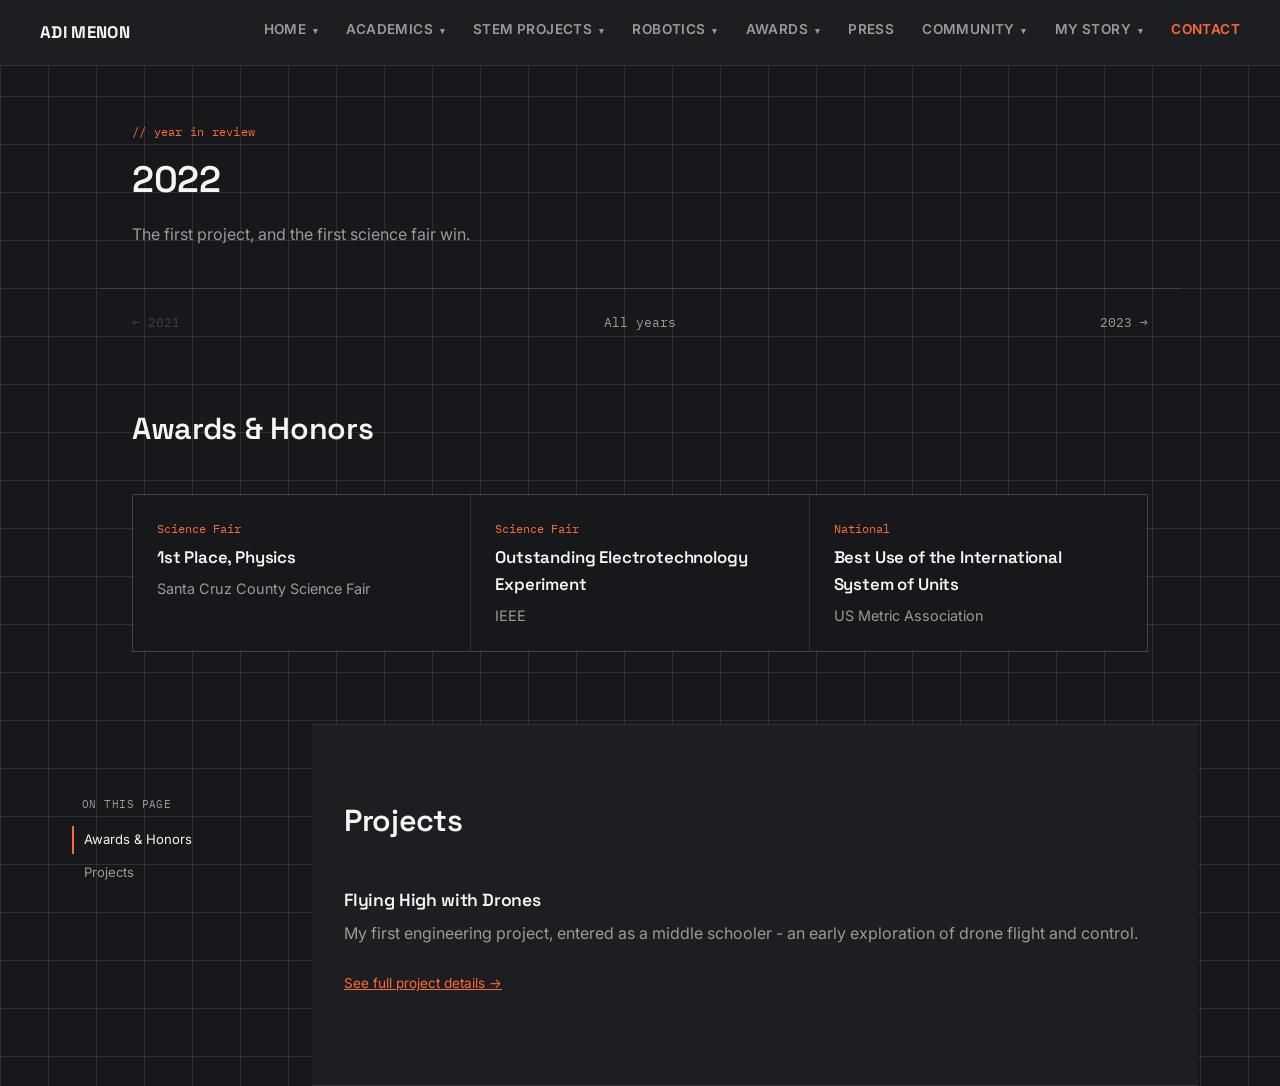
<file: year-2022.html>
<!DOCTYPE html>
<html lang="en">
<head>
<meta charset="UTF-8">
<meta name="viewport" content="width=device-width, initial-scale=1.0">
<title>2022 - Adi Menon</title>
<link rel="preconnect" href="https://fonts.googleapis.com">
<link rel="preconnect" href="https://fonts.gstatic.com" crossorigin>
<link href="https://fonts.googleapis.com/css2?family=Space+Grotesk:wght@500;600;700&family=Inter:wght@400;500;600&family=IBM+Plex+Mono:wght@500&display=swap" rel="stylesheet">
<link rel="stylesheet" href="styles.css">
</head>
<body>

<header class="topbar">
  <a class="brand" href="index.html">ADI MENON</a>
  <button class="nav-toggle" id="navToggle" aria-label="Open menu" aria-expanded="false">
    <span></span><span></span><span></span>
  </button>
  <nav class="topnav" id="topnav">
    <div class="nav-item">
      <a href="index.html">Home <span class="caret">&#9662;</span></a>
      <div class="dropdown-panel">
        <div class="dropdown-panel-inner">
          <a class="dropdown-card" href="index.html#breakthrough">
            <span class="dropdown-card-title">The Breakthrough</span>
            <span class="dropdown-card-sub">2026 - ROV Worlds win, ISEF, Conrad</span>
          </a>
          <a class="dropdown-card" href="index.html#spark">
            <span class="dropdown-card-title">The Spark</span>
            <span class="dropdown-card-sub">2020-2023 - CZU fire to first robots</span>
          </a>
          <a class="dropdown-card" href="index.html#building">
            <span class="dropdown-card-title">Building &amp; Learning</span>
            <span class="dropdown-card-sub">2023-2025 - ROV team, AI research</span>
          </a>
          <a class="dropdown-card" href="index.html#next">
            <span class="dropdown-card-title">What's Next</span>
            <span class="dropdown-card-sub">Wildfire robot, senior year</span>
          </a>
          <a class="dropdown-card" href="index.html#curiosity-in-machines">
            <span class="dropdown-card-title">Curiosity in Machines</span>
            <span class="dropdown-card-sub">Cars, drones, Maker Faire</span>
          </a>
          <a class="dropdown-card" href="index.html#tenacious-learning">
            <span class="dropdown-card-title">Tenacious Learning</span>
            <span class="dropdown-card-sub">Teaching myself computer vision</span>
          </a>
          <a class="dropdown-card" href="index.html#passion-for-robotics">
            <span class="dropdown-card-title">Passion for Robotics</span>
            <span class="dropdown-card-sub">Firefighting robot build</span>
          </a>
          <a class="dropdown-card" href="index.html#hands-on-experimentation">
            <span class="dropdown-card-title">Hands-On Experimentation</span>
            <span class="dropdown-card-sub">4+ years perfecting avocado toast</span>
          </a>
          <a class="dropdown-card" href="index.html#achievements">
            <span class="dropdown-card-title">Achievements</span>
            <span class="dropdown-card-sub">Year-by-year highlights, 2022-2026</span>
          </a>
        </div>
      </div>
    </div>
    <div class="nav-item">
      <a href="academics.html">Academics <span class="caret">&#9662;</span></a>
      <div class="dropdown-panel">
        <div class="dropdown-panel-inner">
          <a class="dropdown-card" href="academics.html#coursework">
            <span class="dropdown-card-title">Coursework</span>
            <span class="dropdown-card-sub">9th–12th grade · GPA 4.34</span>
          </a>
          <a class="dropdown-card" href="academics.html#college-courses">
            <span class="dropdown-card-title">College Coursework</span>
            <span class="dropdown-card-sub">Stanford, UND, UC Scout</span>
          </a>
          <a class="dropdown-card" href="academics.html#skills">
            <span class="dropdown-card-title">Skills</span>
            <span class="dropdown-card-sub">Coding, electronics, robotics</span>
          </a>
        </div>
      </div>
    </div>
    <div class="nav-item">
      <a href="projects.html">STEM Projects <span class="caret">&#9662;</span></a>
      <div class="dropdown-panel">
        <div class="dropdown-panel-inner">
          <a class="dropdown-card" href="projects.html#project-2026">
            <span class="dropdown-card-title">2026 - Wildfire Robot</span>
            <span class="dropdown-card-sub">YOLOv8 + sensor fusion, photos &amp; video</span>
          </a>
          <a class="dropdown-card" href="projects.html#project-2025">
            <span class="dropdown-card-title">2025 - Self-Driving Car AI</span>
            <span class="dropdown-card-sub">ResNet-50 vs. VGG-16</span>
          </a>
          <a class="dropdown-card" href="projects.html#project-2024">
            <span class="dropdown-card-title">2024 - Sensor Fusion</span>
            <span class="dropdown-card-sub">LiDAR + Ultrasonic + IR</span>
          </a>
          <a class="dropdown-card" href="projects.html#project-2023">
            <span class="dropdown-card-title">2023 - Ultrasonic Eyes</span>
            <span class="dropdown-card-sub">HC-SR04 accuracy testing</span>
          </a>
          <a class="dropdown-card" href="projects.html#project-2022">
            <span class="dropdown-card-title">2022 - Flying Drones</span>
            <span class="dropdown-card-sub">First engineering project</span>
          </a>
        </div>
      </div>
    </div>
    <div class="nav-item">
      <a href="robotics.html">Robotics <span class="caret">&#9662;</span></a>
      <div class="dropdown-panel">
        <div class="dropdown-panel-inner">
          <a class="dropdown-card" href="robotics.html#role-progression">
            <span class="dropdown-card-title">Role Progression</span>
            <span class="dropdown-card-sub">Navigator → Circuit Designer → VP Engineering</span>
          </a>
          <a class="dropdown-card" href="robotics.html#competition-results">
            <span class="dropdown-card-title">Competition Results</span>
            <span class="dropdown-card-sub">1st Worlds 2026, 3rd Worlds 2025</span>
          </a>
        </div>
      </div>
    </div>
    <div class="nav-item">
      <a href="awards.html">Awards <span class="caret">&#9662;</span></a>
      <div class="dropdown-panel">
        <div class="dropdown-panel-inner">
          <a class="dropdown-card" href="awards.html#awards-2026">
            <span class="dropdown-card-title">2026</span>
            <span class="dropdown-card-sub">ISEF Award, Best in Show, Conrad Innovator</span>
          </a>
          <a class="dropdown-card" href="awards.html#awards-2025">
            <span class="dropdown-card-title">2025</span>
            <span class="dropdown-card-sub">1st Computer Science, Genius Olympiad</span>
          </a>
          <a class="dropdown-card" href="awards.html#awards-2024">
            <span class="dropdown-card-title">2024</span>
            <span class="dropdown-card-sub">1st Physics, Yale STEM award</span>
          </a>
          <a class="dropdown-card" href="awards.html#awards-2023">
            <span class="dropdown-card-title">2023</span>
            <span class="dropdown-card-sub">1st Physics, CSEF 3rd place</span>
          </a>
          <a class="dropdown-card" href="awards.html#awards-2022">
            <span class="dropdown-card-title">2022</span>
            <span class="dropdown-card-sub">1st Physics, US Metric award</span>
          </a>
        </div>
      </div>
    </div>
    <a href="press.html">Press</a>
    <div class="nav-item">
      <a href="community.html">Community <span class="caret">&#9662;</span></a>
      <div class="dropdown-panel">
        <div class="dropdown-panel-inner">
          <a class="dropdown-card" href="community.html#volunteering">
            <span class="dropdown-card-title">Volunteering</span>
            <span class="dropdown-card-sub">Aegis Living, PCS, YouthServe, Teen Kitchen</span>
          </a>
          <a class="dropdown-card" href="community.html#hobbies">
            <span class="dropdown-card-title">Hobbies</span>
            <span class="dropdown-card-sub">Guitar, woodworking, tennis, cooking</span>
          </a>
        </div>
      </div>
    </div>
    <div class="nav-item">
      <a href="story.html">My Story <span class="caret">&#9662;</span></a>
      <div class="dropdown-panel">
        <div class="dropdown-panel-inner">
          <a class="dropdown-card" href="story.html#breakthrough">
            <span class="dropdown-card-title">The Breakthrough</span>
            <span class="dropdown-card-sub">2026 - ROV Worlds win, ISEF, Conrad</span>
          </a>
          <a class="dropdown-card" href="story.html#spark">
            <span class="dropdown-card-title">The Spark</span>
            <span class="dropdown-card-sub">2020-2023 - CZU fire to first robots</span>
          </a>
          <a class="dropdown-card" href="story.html#building">
            <span class="dropdown-card-title">Building &amp; Learning</span>
            <span class="dropdown-card-sub">2023-2025 - ROV team, AI research</span>
          </a>
          <a class="dropdown-card" href="story.html#next">
            <span class="dropdown-card-title">What's Next</span>
            <span class="dropdown-card-sub">Wildfire robot, senior year</span>
          </a>
          <a class="dropdown-card" href="story.html#curiosity-in-machines">
            <span class="dropdown-card-title">Curiosity in Machines</span>
            <span class="dropdown-card-sub">Cars, drones, Maker Faire</span>
          </a>
          <a class="dropdown-card" href="story.html#tenacious-learning">
            <span class="dropdown-card-title">Tenacious Learning</span>
            <span class="dropdown-card-sub">Teaching myself computer vision</span>
          </a>
          <a class="dropdown-card" href="story.html#passion-for-robotics">
            <span class="dropdown-card-title">Passion for Robotics</span>
            <span class="dropdown-card-sub">Firefighting robot build</span>
          </a>
          <a class="dropdown-card" href="story.html#hands-on-experimentation">
            <span class="dropdown-card-title">Hands-On Experimentation</span>
            <span class="dropdown-card-sub">4+ years perfecting avocado toast</span>
          </a>
        </div>
      </div>
    </div>
    <a class="nav-contact" href="contact.html">Contact</a>
  </nav>
</header>

<main>

  <section class="page-header">
    <span class="eyebrow-mono">// year in review</span>
    <h1>2022</h1>
    <p>The first project, and the first science fair win.</p>
  </section>

  <div class="year-nav">
    <span class="disabled">&larr; 2021</span>
    <a href="index.html">All years</a>
    <a href="year-2023.html">2023 &rarr;</a>
  </div>

  <section class="block" id="year-awards">
    <div class="block-head">
      <h2>Awards &amp; Honors</h2>
    </div>
    <div class="award-grid">
      <div class="award-card">
        <span class="award-year">Science Fair</span>
        <h3>1st Place, Physics</h3>
        <p>Santa Cruz County Science Fair</p>
      </div>
      <div class="award-card">
        <span class="award-year">Science Fair</span>
        <h3>Outstanding Electrotechnology Experiment</h3>
        <p>IEEE</p>
      </div>
      <div class="award-card">
        <span class="award-year">National</span>
        <h3>Best Use of the International System of Units</h3>
        <p>US Metric Association</p>
      </div>
    </div>
  </section>

  
<div class="page-shell">
  <aside class="page-toc">
    <span class="page-toc-label">On this page</span>
    <a href="#year-awards">Awards &amp; Honors</a>
    <a href="#year-projects">Projects</a>
  </aside>
  <div class="page-main">

<section class="block block-panel" id="year-projects">
    <div class="block-head">
      <h2>Projects</h2>
    </div>
    <div class="entry-list">
      <div class="entry">
        <h3>Flying High with Drones</h3>
        <p>My first engineering project, entered as a middle schooler - an early exploration of drone flight and control.</p>
      </div>
    </div>
    <p class="chapter-text" style="margin-top: 1.5rem;">
      <a href="projects.html" class="press-link">See full project details &rarr;</a>
    </p>
  </section>

  </div>
</div>


</main>

<script src="script.js"></script>
</body>
</html>
</file>
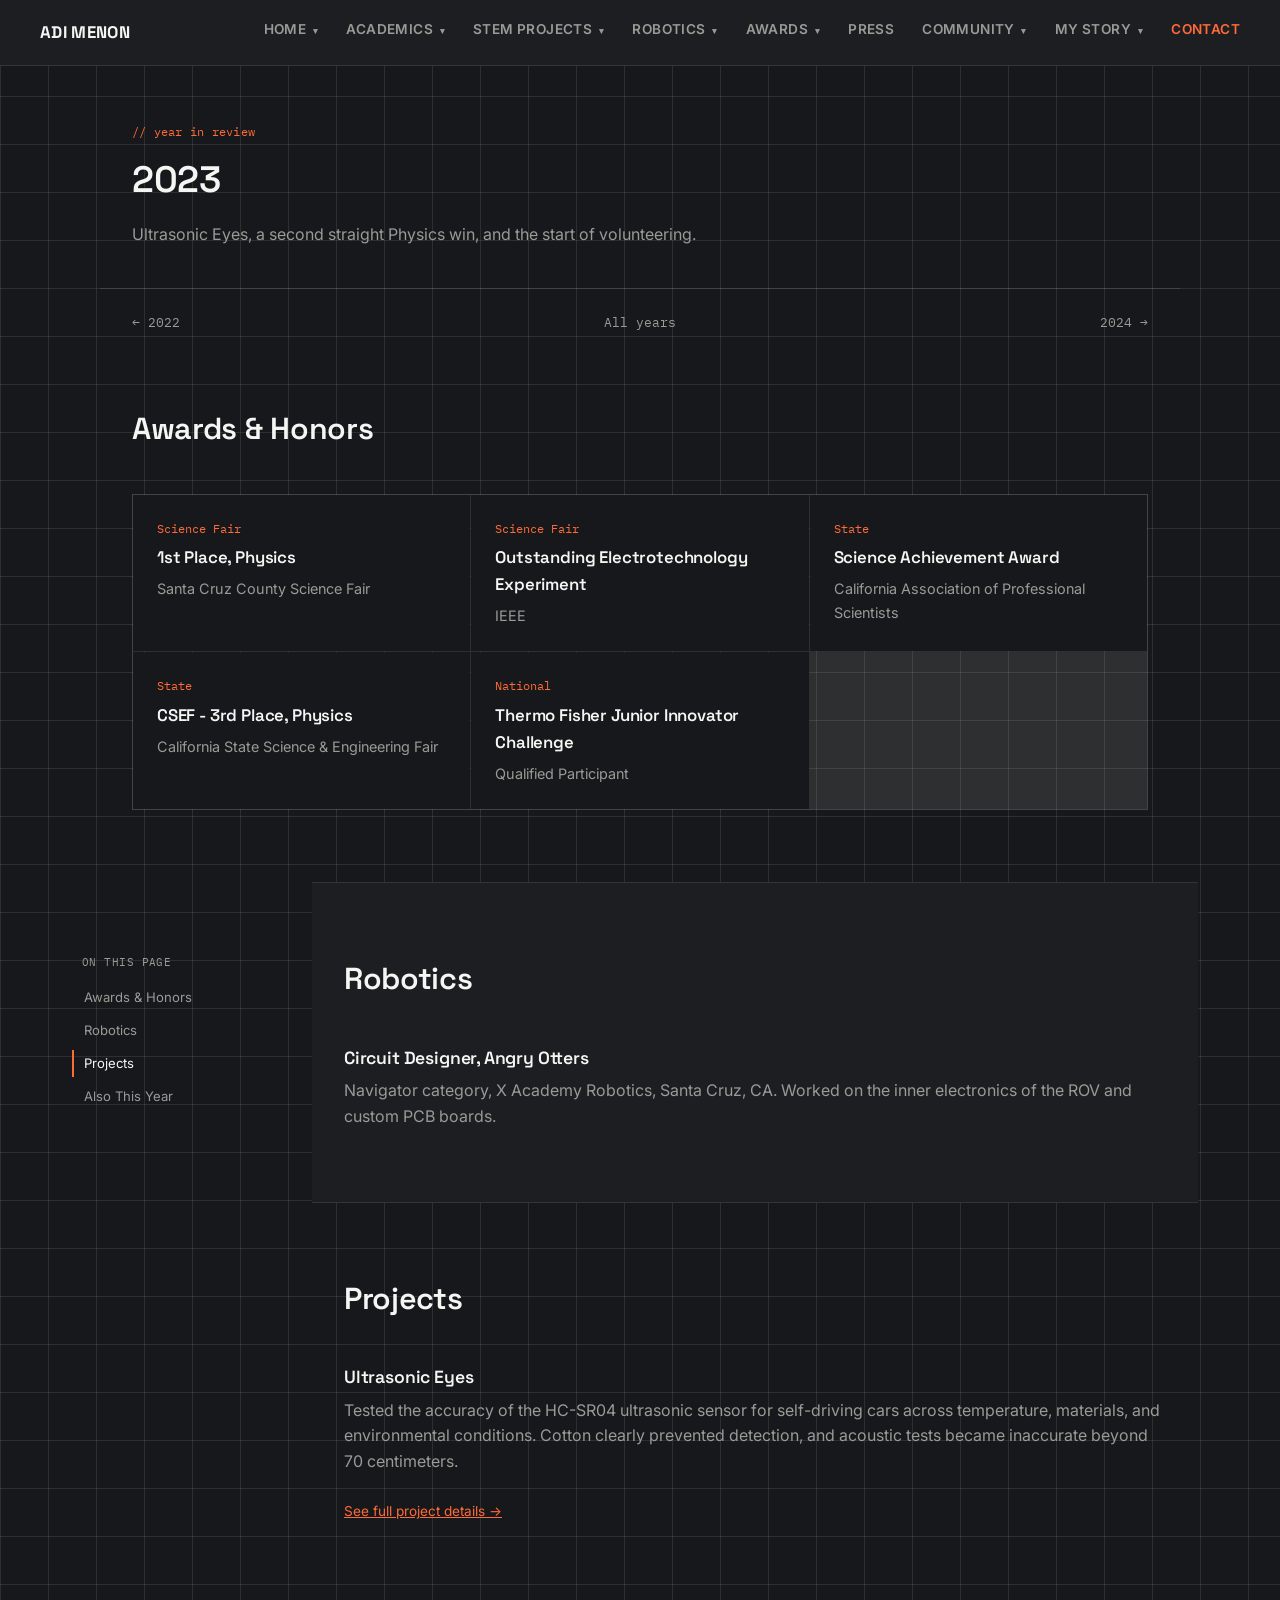
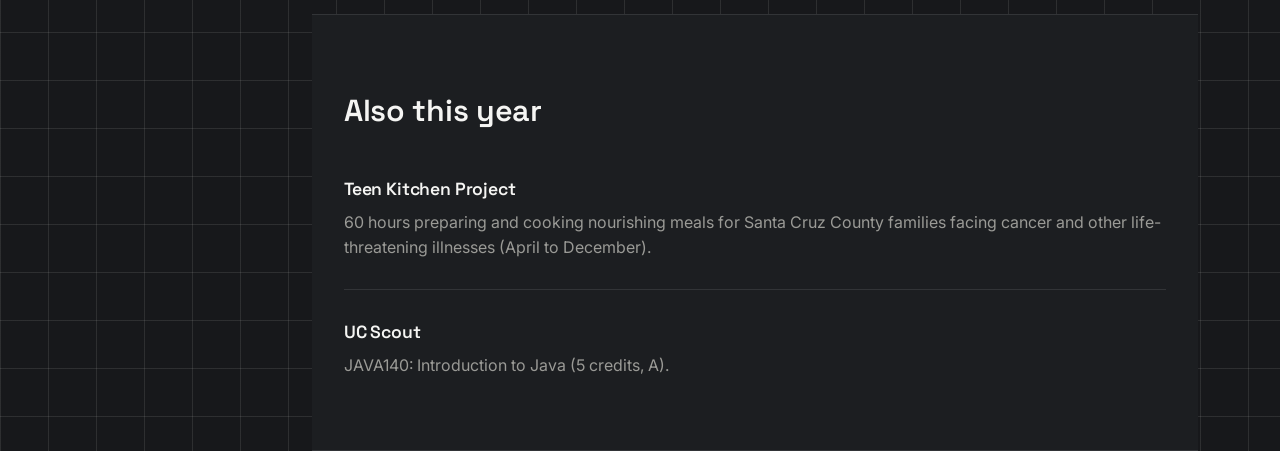
<file: year-2023.html>
<!DOCTYPE html>
<html lang="en">
<head>
<meta charset="UTF-8">
<meta name="viewport" content="width=device-width, initial-scale=1.0">
<title>2023 - Adi Menon</title>
<link rel="preconnect" href="https://fonts.googleapis.com">
<link rel="preconnect" href="https://fonts.gstatic.com" crossorigin>
<link href="https://fonts.googleapis.com/css2?family=Space+Grotesk:wght@500;600;700&family=Inter:wght@400;500;600&family=IBM+Plex+Mono:wght@500&display=swap" rel="stylesheet">
<link rel="stylesheet" href="styles.css">
</head>
<body>

<header class="topbar">
  <a class="brand" href="index.html">ADI MENON</a>
  <button class="nav-toggle" id="navToggle" aria-label="Open menu" aria-expanded="false">
    <span></span><span></span><span></span>
  </button>
  <nav class="topnav" id="topnav">
    <div class="nav-item">
      <a href="index.html">Home <span class="caret">&#9662;</span></a>
      <div class="dropdown-panel">
        <div class="dropdown-panel-inner">
          <a class="dropdown-card" href="index.html#breakthrough">
            <span class="dropdown-card-title">The Breakthrough</span>
            <span class="dropdown-card-sub">2026 - ROV Worlds win, ISEF, Conrad</span>
          </a>
          <a class="dropdown-card" href="index.html#spark">
            <span class="dropdown-card-title">The Spark</span>
            <span class="dropdown-card-sub">2020-2023 - CZU fire to first robots</span>
          </a>
          <a class="dropdown-card" href="index.html#building">
            <span class="dropdown-card-title">Building &amp; Learning</span>
            <span class="dropdown-card-sub">2023-2025 - ROV team, AI research</span>
          </a>
          <a class="dropdown-card" href="index.html#next">
            <span class="dropdown-card-title">What's Next</span>
            <span class="dropdown-card-sub">Wildfire robot, senior year</span>
          </a>
          <a class="dropdown-card" href="index.html#curiosity-in-machines">
            <span class="dropdown-card-title">Curiosity in Machines</span>
            <span class="dropdown-card-sub">Cars, drones, Maker Faire</span>
          </a>
          <a class="dropdown-card" href="index.html#tenacious-learning">
            <span class="dropdown-card-title">Tenacious Learning</span>
            <span class="dropdown-card-sub">Teaching myself computer vision</span>
          </a>
          <a class="dropdown-card" href="index.html#passion-for-robotics">
            <span class="dropdown-card-title">Passion for Robotics</span>
            <span class="dropdown-card-sub">Firefighting robot build</span>
          </a>
          <a class="dropdown-card" href="index.html#hands-on-experimentation">
            <span class="dropdown-card-title">Hands-On Experimentation</span>
            <span class="dropdown-card-sub">4+ years perfecting avocado toast</span>
          </a>
          <a class="dropdown-card" href="index.html#achievements">
            <span class="dropdown-card-title">Achievements</span>
            <span class="dropdown-card-sub">Year-by-year highlights, 2022-2026</span>
          </a>
        </div>
      </div>
    </div>
    <div class="nav-item">
      <a href="academics.html">Academics <span class="caret">&#9662;</span></a>
      <div class="dropdown-panel">
        <div class="dropdown-panel-inner">
          <a class="dropdown-card" href="academics.html#coursework">
            <span class="dropdown-card-title">Coursework</span>
            <span class="dropdown-card-sub">9th–12th grade · GPA 4.34</span>
          </a>
          <a class="dropdown-card" href="academics.html#college-courses">
            <span class="dropdown-card-title">College Coursework</span>
            <span class="dropdown-card-sub">Stanford, UND, UC Scout</span>
          </a>
          <a class="dropdown-card" href="academics.html#skills">
            <span class="dropdown-card-title">Skills</span>
            <span class="dropdown-card-sub">Coding, electronics, robotics</span>
          </a>
        </div>
      </div>
    </div>
    <div class="nav-item">
      <a href="projects.html">STEM Projects <span class="caret">&#9662;</span></a>
      <div class="dropdown-panel">
        <div class="dropdown-panel-inner">
          <a class="dropdown-card" href="projects.html#project-2026">
            <span class="dropdown-card-title">2026 - Wildfire Robot</span>
            <span class="dropdown-card-sub">YOLOv8 + sensor fusion, photos &amp; video</span>
          </a>
          <a class="dropdown-card" href="projects.html#project-2025">
            <span class="dropdown-card-title">2025 - Self-Driving Car AI</span>
            <span class="dropdown-card-sub">ResNet-50 vs. VGG-16</span>
          </a>
          <a class="dropdown-card" href="projects.html#project-2024">
            <span class="dropdown-card-title">2024 - Sensor Fusion</span>
            <span class="dropdown-card-sub">LiDAR + Ultrasonic + IR</span>
          </a>
          <a class="dropdown-card" href="projects.html#project-2023">
            <span class="dropdown-card-title">2023 - Ultrasonic Eyes</span>
            <span class="dropdown-card-sub">HC-SR04 accuracy testing</span>
          </a>
          <a class="dropdown-card" href="projects.html#project-2022">
            <span class="dropdown-card-title">2022 - Flying Drones</span>
            <span class="dropdown-card-sub">First engineering project</span>
          </a>
        </div>
      </div>
    </div>
    <div class="nav-item">
      <a href="robotics.html">Robotics <span class="caret">&#9662;</span></a>
      <div class="dropdown-panel">
        <div class="dropdown-panel-inner">
          <a class="dropdown-card" href="robotics.html#role-progression">
            <span class="dropdown-card-title">Role Progression</span>
            <span class="dropdown-card-sub">Navigator → Circuit Designer → VP Engineering</span>
          </a>
          <a class="dropdown-card" href="robotics.html#competition-results">
            <span class="dropdown-card-title">Competition Results</span>
            <span class="dropdown-card-sub">1st Worlds 2026, 3rd Worlds 2025</span>
          </a>
        </div>
      </div>
    </div>
    <div class="nav-item">
      <a href="awards.html">Awards <span class="caret">&#9662;</span></a>
      <div class="dropdown-panel">
        <div class="dropdown-panel-inner">
          <a class="dropdown-card" href="awards.html#awards-2026">
            <span class="dropdown-card-title">2026</span>
            <span class="dropdown-card-sub">ISEF Award, Best in Show, Conrad Innovator</span>
          </a>
          <a class="dropdown-card" href="awards.html#awards-2025">
            <span class="dropdown-card-title">2025</span>
            <span class="dropdown-card-sub">1st Computer Science, Genius Olympiad</span>
          </a>
          <a class="dropdown-card" href="awards.html#awards-2024">
            <span class="dropdown-card-title">2024</span>
            <span class="dropdown-card-sub">1st Physics, Yale STEM award</span>
          </a>
          <a class="dropdown-card" href="awards.html#awards-2023">
            <span class="dropdown-card-title">2023</span>
            <span class="dropdown-card-sub">1st Physics, CSEF 3rd place</span>
          </a>
          <a class="dropdown-card" href="awards.html#awards-2022">
            <span class="dropdown-card-title">2022</span>
            <span class="dropdown-card-sub">1st Physics, US Metric award</span>
          </a>
        </div>
      </div>
    </div>
    <a href="press.html">Press</a>
    <div class="nav-item">
      <a href="community.html">Community <span class="caret">&#9662;</span></a>
      <div class="dropdown-panel">
        <div class="dropdown-panel-inner">
          <a class="dropdown-card" href="community.html#volunteering">
            <span class="dropdown-card-title">Volunteering</span>
            <span class="dropdown-card-sub">Aegis Living, PCS, YouthServe, Teen Kitchen</span>
          </a>
          <a class="dropdown-card" href="community.html#hobbies">
            <span class="dropdown-card-title">Hobbies</span>
            <span class="dropdown-card-sub">Guitar, woodworking, tennis, cooking</span>
          </a>
        </div>
      </div>
    </div>
    <div class="nav-item">
      <a href="story.html">My Story <span class="caret">&#9662;</span></a>
      <div class="dropdown-panel">
        <div class="dropdown-panel-inner">
          <a class="dropdown-card" href="story.html#breakthrough">
            <span class="dropdown-card-title">The Breakthrough</span>
            <span class="dropdown-card-sub">2026 - ROV Worlds win, ISEF, Conrad</span>
          </a>
          <a class="dropdown-card" href="story.html#spark">
            <span class="dropdown-card-title">The Spark</span>
            <span class="dropdown-card-sub">2020-2023 - CZU fire to first robots</span>
          </a>
          <a class="dropdown-card" href="story.html#building">
            <span class="dropdown-card-title">Building &amp; Learning</span>
            <span class="dropdown-card-sub">2023-2025 - ROV team, AI research</span>
          </a>
          <a class="dropdown-card" href="story.html#next">
            <span class="dropdown-card-title">What's Next</span>
            <span class="dropdown-card-sub">Wildfire robot, senior year</span>
          </a>
          <a class="dropdown-card" href="story.html#curiosity-in-machines">
            <span class="dropdown-card-title">Curiosity in Machines</span>
            <span class="dropdown-card-sub">Cars, drones, Maker Faire</span>
          </a>
          <a class="dropdown-card" href="story.html#tenacious-learning">
            <span class="dropdown-card-title">Tenacious Learning</span>
            <span class="dropdown-card-sub">Teaching myself computer vision</span>
          </a>
          <a class="dropdown-card" href="story.html#passion-for-robotics">
            <span class="dropdown-card-title">Passion for Robotics</span>
            <span class="dropdown-card-sub">Firefighting robot build</span>
          </a>
          <a class="dropdown-card" href="story.html#hands-on-experimentation">
            <span class="dropdown-card-title">Hands-On Experimentation</span>
            <span class="dropdown-card-sub">4+ years perfecting avocado toast</span>
          </a>
        </div>
      </div>
    </div>
    <a class="nav-contact" href="contact.html">Contact</a>
  </nav>
</header>

<main>

  <section class="page-header">
    <span class="eyebrow-mono">// year in review</span>
    <h1>2023</h1>
    <p>Ultrasonic Eyes, a second straight Physics win, and the start of volunteering.</p>
  </section>

  <div class="year-nav">
    <a href="year-2022.html">&larr; 2022</a>
    <a href="index.html">All years</a>
    <a href="year-2024.html">2024 &rarr;</a>
  </div>

  <section class="block" id="year-awards">
    <div class="block-head">
      <h2>Awards &amp; Honors</h2>
    </div>
    <div class="award-grid">
      <div class="award-card">
        <span class="award-year">Science Fair</span>
        <h3>1st Place, Physics</h3>
        <p>Santa Cruz County Science Fair</p>
      </div>
      <div class="award-card">
        <span class="award-year">Science Fair</span>
        <h3>Outstanding Electrotechnology Experiment</h3>
        <p>IEEE</p>
      </div>
      <div class="award-card">
        <span class="award-year">State</span>
        <h3>Science Achievement Award</h3>
        <p>California Association of Professional Scientists</p>
      </div>
      <div class="award-card">
        <span class="award-year">State</span>
        <h3>CSEF - 3rd Place, Physics</h3>
        <p>California State Science &amp; Engineering Fair</p>
      </div>
      <div class="award-card">
        <span class="award-year">National</span>
        <h3>Thermo Fisher Junior Innovator Challenge</h3>
        <p>Qualified Participant</p>
      </div>
    </div>
  </section>

  
<div class="page-shell">
  <aside class="page-toc">
    <span class="page-toc-label">On this page</span>
    <a href="#year-awards">Awards &amp; Honors</a>
    <a href="#year-robotics">Robotics</a>
    <a href="#year-projects">Projects</a>
    <a href="#year-also">Also This Year</a>
  </aside>
  <div class="page-main">

<section class="block block-panel" id="year-robotics">
    <div class="block-head">
      <h2>Robotics</h2>
    </div>
    <div class="entry-list">
      <div class="entry">
        <h3>Circuit Designer, Angry Otters</h3>
        <p>Navigator category, X Academy Robotics, Santa Cruz, CA. Worked on the inner electronics of the ROV and custom PCB boards.</p>
      </div>
    </div>
  </section>

  <section class="block" id="year-projects">
    <div class="block-head">
      <h2>Projects</h2>
    </div>
    <div class="entry-list">
      <div class="entry">
        <h3>Ultrasonic Eyes</h3>
        <p>Tested the accuracy of the HC-SR04 ultrasonic sensor for self-driving cars across temperature, materials, and environmental conditions. Cotton clearly prevented detection, and acoustic tests became inaccurate beyond 70 centimeters.</p>
      </div>
    </div>
    <p class="chapter-text" style="margin-top: 1.5rem;">
      <a href="projects.html" class="press-link">See full project details &rarr;</a>
    </p>
  </section>

  <section class="block block-panel" id="year-also">
    <div class="block-head">
      <h2>Also this year</h2>
    </div>
    <div class="entry-list">
      <div class="entry">
        <h3>Teen Kitchen Project</h3>
        <p>60 hours preparing and cooking nourishing meals for Santa Cruz County families facing cancer and other life-threatening illnesses (April to December).</p>
      </div>
      <div class="entry">
        <h3>UC Scout</h3>
        <p>JAVA140: Introduction to Java (5 credits, A).</p>
      </div>
    </div>
  </section>

  </div>
</div>


</main>

<script src="script.js"></script>
</body>
</html>
</file>
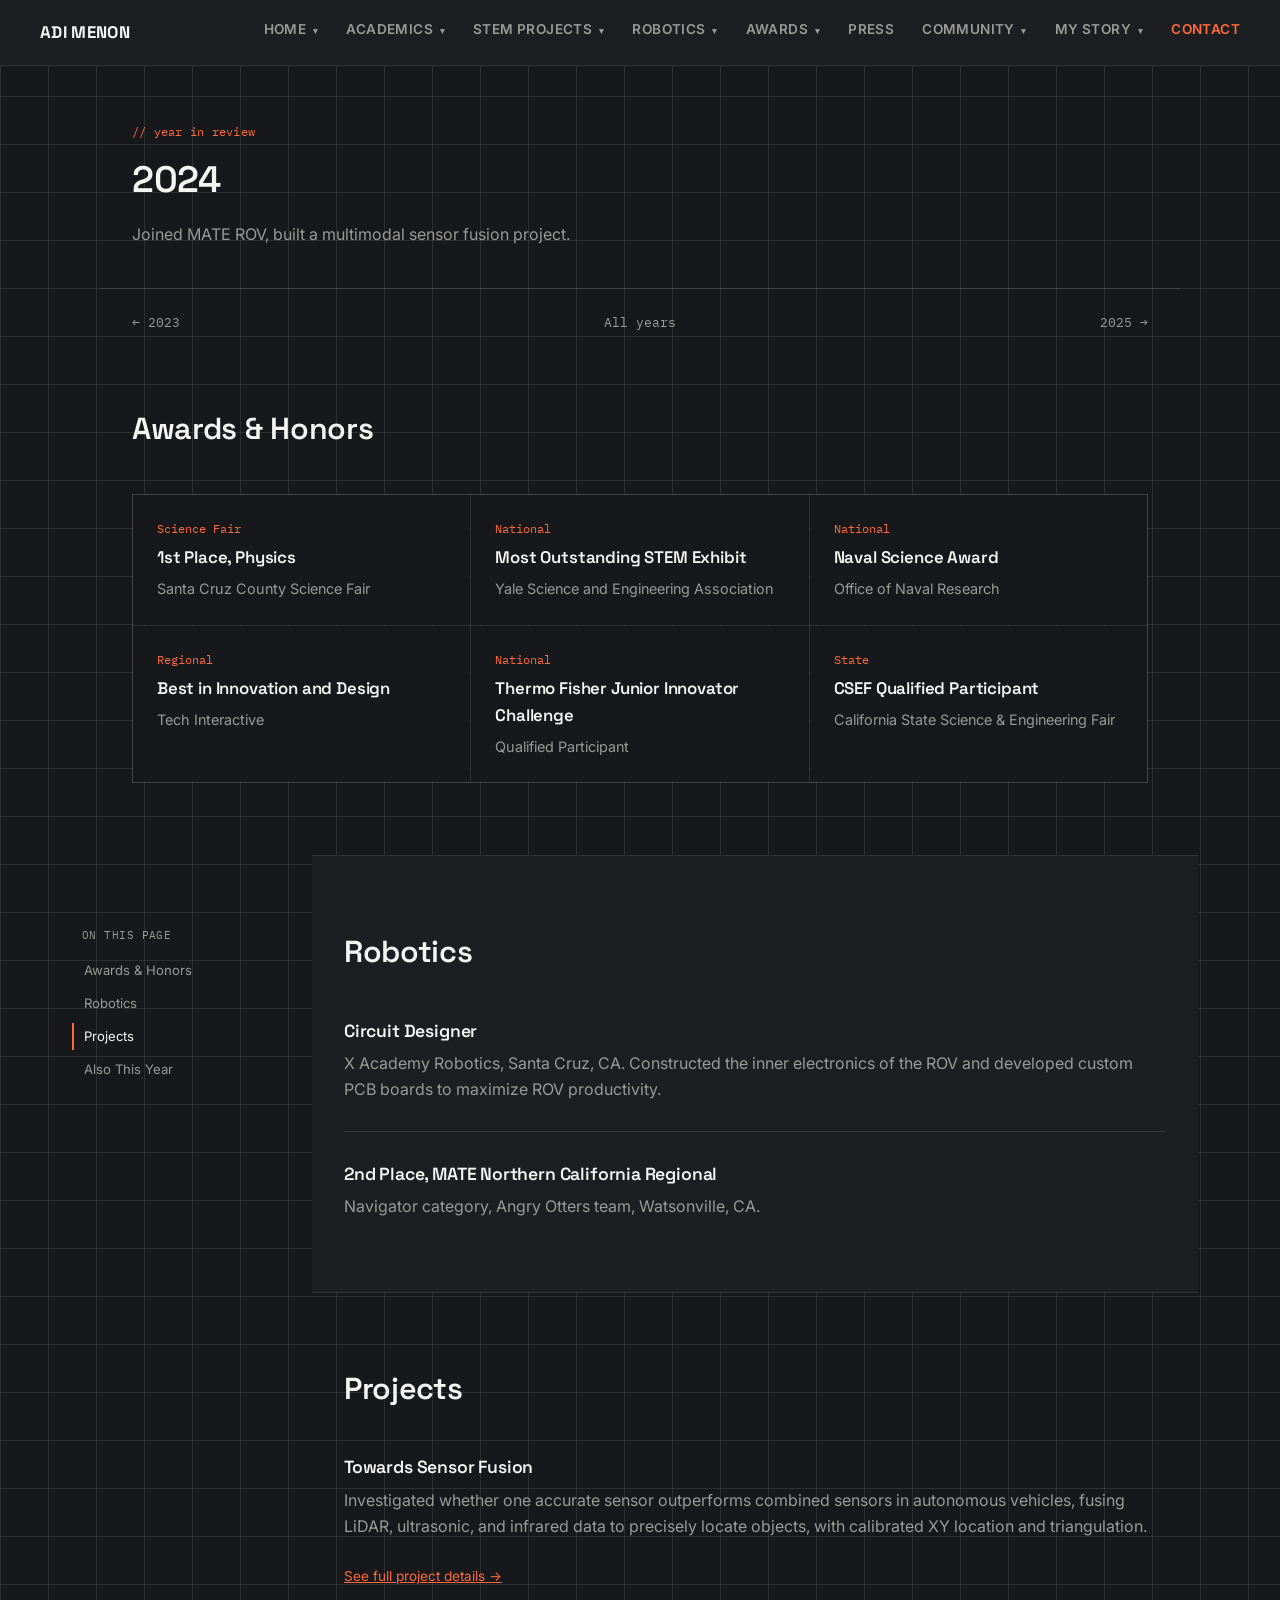
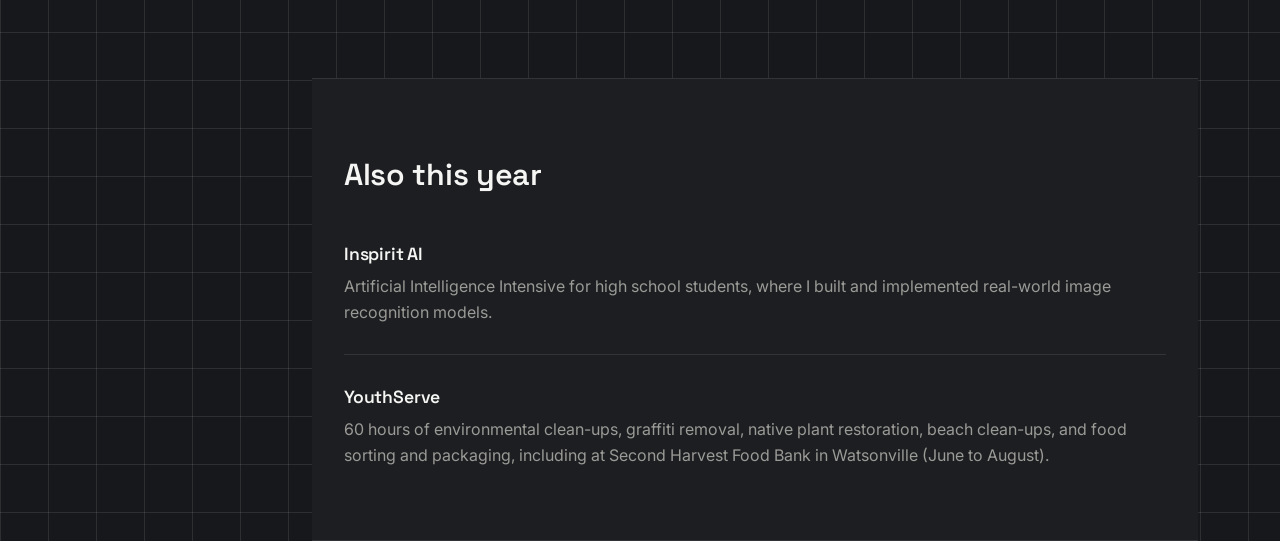
<file: year-2024.html>
<!DOCTYPE html>
<html lang="en">
<head>
<meta charset="UTF-8">
<meta name="viewport" content="width=device-width, initial-scale=1.0">
<title>2024 - Adi Menon</title>
<link rel="preconnect" href="https://fonts.googleapis.com">
<link rel="preconnect" href="https://fonts.gstatic.com" crossorigin>
<link href="https://fonts.googleapis.com/css2?family=Space+Grotesk:wght@500;600;700&family=Inter:wght@400;500;600&family=IBM+Plex+Mono:wght@500&display=swap" rel="stylesheet">
<link rel="stylesheet" href="styles.css">
</head>
<body>

<header class="topbar">
  <a class="brand" href="index.html">ADI MENON</a>
  <button class="nav-toggle" id="navToggle" aria-label="Open menu" aria-expanded="false">
    <span></span><span></span><span></span>
  </button>
  <nav class="topnav" id="topnav">
    <div class="nav-item">
      <a href="index.html">Home <span class="caret">&#9662;</span></a>
      <div class="dropdown-panel">
        <div class="dropdown-panel-inner">
          <a class="dropdown-card" href="index.html#breakthrough">
            <span class="dropdown-card-title">The Breakthrough</span>
            <span class="dropdown-card-sub">2026 - ROV Worlds win, ISEF, Conrad</span>
          </a>
          <a class="dropdown-card" href="index.html#spark">
            <span class="dropdown-card-title">The Spark</span>
            <span class="dropdown-card-sub">2020-2023 - CZU fire to first robots</span>
          </a>
          <a class="dropdown-card" href="index.html#building">
            <span class="dropdown-card-title">Building &amp; Learning</span>
            <span class="dropdown-card-sub">2023-2025 - ROV team, AI research</span>
          </a>
          <a class="dropdown-card" href="index.html#next">
            <span class="dropdown-card-title">What's Next</span>
            <span class="dropdown-card-sub">Wildfire robot, senior year</span>
          </a>
          <a class="dropdown-card" href="index.html#curiosity-in-machines">
            <span class="dropdown-card-title">Curiosity in Machines</span>
            <span class="dropdown-card-sub">Cars, drones, Maker Faire</span>
          </a>
          <a class="dropdown-card" href="index.html#tenacious-learning">
            <span class="dropdown-card-title">Tenacious Learning</span>
            <span class="dropdown-card-sub">Teaching myself computer vision</span>
          </a>
          <a class="dropdown-card" href="index.html#passion-for-robotics">
            <span class="dropdown-card-title">Passion for Robotics</span>
            <span class="dropdown-card-sub">Firefighting robot build</span>
          </a>
          <a class="dropdown-card" href="index.html#hands-on-experimentation">
            <span class="dropdown-card-title">Hands-On Experimentation</span>
            <span class="dropdown-card-sub">4+ years perfecting avocado toast</span>
          </a>
          <a class="dropdown-card" href="index.html#achievements">
            <span class="dropdown-card-title">Achievements</span>
            <span class="dropdown-card-sub">Year-by-year highlights, 2022-2026</span>
          </a>
        </div>
      </div>
    </div>
    <div class="nav-item">
      <a href="academics.html">Academics <span class="caret">&#9662;</span></a>
      <div class="dropdown-panel">
        <div class="dropdown-panel-inner">
          <a class="dropdown-card" href="academics.html#coursework">
            <span class="dropdown-card-title">Coursework</span>
            <span class="dropdown-card-sub">9th–12th grade · GPA 4.34</span>
          </a>
          <a class="dropdown-card" href="academics.html#college-courses">
            <span class="dropdown-card-title">College Coursework</span>
            <span class="dropdown-card-sub">Stanford, UND, UC Scout</span>
          </a>
          <a class="dropdown-card" href="academics.html#skills">
            <span class="dropdown-card-title">Skills</span>
            <span class="dropdown-card-sub">Coding, electronics, robotics</span>
          </a>
        </div>
      </div>
    </div>
    <div class="nav-item">
      <a href="projects.html">STEM Projects <span class="caret">&#9662;</span></a>
      <div class="dropdown-panel">
        <div class="dropdown-panel-inner">
          <a class="dropdown-card" href="projects.html#project-2026">
            <span class="dropdown-card-title">2026 - Wildfire Robot</span>
            <span class="dropdown-card-sub">YOLOv8 + sensor fusion, photos &amp; video</span>
          </a>
          <a class="dropdown-card" href="projects.html#project-2025">
            <span class="dropdown-card-title">2025 - Self-Driving Car AI</span>
            <span class="dropdown-card-sub">ResNet-50 vs. VGG-16</span>
          </a>
          <a class="dropdown-card" href="projects.html#project-2024">
            <span class="dropdown-card-title">2024 - Sensor Fusion</span>
            <span class="dropdown-card-sub">LiDAR + Ultrasonic + IR</span>
          </a>
          <a class="dropdown-card" href="projects.html#project-2023">
            <span class="dropdown-card-title">2023 - Ultrasonic Eyes</span>
            <span class="dropdown-card-sub">HC-SR04 accuracy testing</span>
          </a>
          <a class="dropdown-card" href="projects.html#project-2022">
            <span class="dropdown-card-title">2022 - Flying Drones</span>
            <span class="dropdown-card-sub">First engineering project</span>
          </a>
        </div>
      </div>
    </div>
    <div class="nav-item">
      <a href="robotics.html">Robotics <span class="caret">&#9662;</span></a>
      <div class="dropdown-panel">
        <div class="dropdown-panel-inner">
          <a class="dropdown-card" href="robotics.html#role-progression">
            <span class="dropdown-card-title">Role Progression</span>
            <span class="dropdown-card-sub">Navigator → Circuit Designer → VP Engineering</span>
          </a>
          <a class="dropdown-card" href="robotics.html#competition-results">
            <span class="dropdown-card-title">Competition Results</span>
            <span class="dropdown-card-sub">1st Worlds 2026, 3rd Worlds 2025</span>
          </a>
        </div>
      </div>
    </div>
    <div class="nav-item">
      <a href="awards.html">Awards <span class="caret">&#9662;</span></a>
      <div class="dropdown-panel">
        <div class="dropdown-panel-inner">
          <a class="dropdown-card" href="awards.html#awards-2026">
            <span class="dropdown-card-title">2026</span>
            <span class="dropdown-card-sub">ISEF Award, Best in Show, Conrad Innovator</span>
          </a>
          <a class="dropdown-card" href="awards.html#awards-2025">
            <span class="dropdown-card-title">2025</span>
            <span class="dropdown-card-sub">1st Computer Science, Genius Olympiad</span>
          </a>
          <a class="dropdown-card" href="awards.html#awards-2024">
            <span class="dropdown-card-title">2024</span>
            <span class="dropdown-card-sub">1st Physics, Yale STEM award</span>
          </a>
          <a class="dropdown-card" href="awards.html#awards-2023">
            <span class="dropdown-card-title">2023</span>
            <span class="dropdown-card-sub">1st Physics, CSEF 3rd place</span>
          </a>
          <a class="dropdown-card" href="awards.html#awards-2022">
            <span class="dropdown-card-title">2022</span>
            <span class="dropdown-card-sub">1st Physics, US Metric award</span>
          </a>
        </div>
      </div>
    </div>
    <a href="press.html">Press</a>
    <div class="nav-item">
      <a href="community.html">Community <span class="caret">&#9662;</span></a>
      <div class="dropdown-panel">
        <div class="dropdown-panel-inner">
          <a class="dropdown-card" href="community.html#volunteering">
            <span class="dropdown-card-title">Volunteering</span>
            <span class="dropdown-card-sub">Aegis Living, PCS, YouthServe, Teen Kitchen</span>
          </a>
          <a class="dropdown-card" href="community.html#hobbies">
            <span class="dropdown-card-title">Hobbies</span>
            <span class="dropdown-card-sub">Guitar, woodworking, tennis, cooking</span>
          </a>
        </div>
      </div>
    </div>
    <div class="nav-item">
      <a href="story.html">My Story <span class="caret">&#9662;</span></a>
      <div class="dropdown-panel">
        <div class="dropdown-panel-inner">
          <a class="dropdown-card" href="story.html#breakthrough">
            <span class="dropdown-card-title">The Breakthrough</span>
            <span class="dropdown-card-sub">2026 - ROV Worlds win, ISEF, Conrad</span>
          </a>
          <a class="dropdown-card" href="story.html#spark">
            <span class="dropdown-card-title">The Spark</span>
            <span class="dropdown-card-sub">2020-2023 - CZU fire to first robots</span>
          </a>
          <a class="dropdown-card" href="story.html#building">
            <span class="dropdown-card-title">Building &amp; Learning</span>
            <span class="dropdown-card-sub">2023-2025 - ROV team, AI research</span>
          </a>
          <a class="dropdown-card" href="story.html#next">
            <span class="dropdown-card-title">What's Next</span>
            <span class="dropdown-card-sub">Wildfire robot, senior year</span>
          </a>
          <a class="dropdown-card" href="story.html#curiosity-in-machines">
            <span class="dropdown-card-title">Curiosity in Machines</span>
            <span class="dropdown-card-sub">Cars, drones, Maker Faire</span>
          </a>
          <a class="dropdown-card" href="story.html#tenacious-learning">
            <span class="dropdown-card-title">Tenacious Learning</span>
            <span class="dropdown-card-sub">Teaching myself computer vision</span>
          </a>
          <a class="dropdown-card" href="story.html#passion-for-robotics">
            <span class="dropdown-card-title">Passion for Robotics</span>
            <span class="dropdown-card-sub">Firefighting robot build</span>
          </a>
          <a class="dropdown-card" href="story.html#hands-on-experimentation">
            <span class="dropdown-card-title">Hands-On Experimentation</span>
            <span class="dropdown-card-sub">4+ years perfecting avocado toast</span>
          </a>
        </div>
      </div>
    </div>
    <a class="nav-contact" href="contact.html">Contact</a>
  </nav>
</header>

<main>

  <section class="page-header">
    <span class="eyebrow-mono">// year in review</span>
    <h1>2024</h1>
    <p>Joined MATE ROV, built a multimodal sensor fusion project.</p>
  </section>

  <div class="year-nav">
    <a href="year-2023.html">&larr; 2023</a>
    <a href="index.html">All years</a>
    <a href="year-2025.html">2025 &rarr;</a>
  </div>

  <section class="block" id="year-awards">
    <div class="block-head">
      <h2>Awards &amp; Honors</h2>
    </div>
    <div class="award-grid">
      <div class="award-card">
        <span class="award-year">Science Fair</span>
        <h3>1st Place, Physics</h3>
        <p>Santa Cruz County Science Fair</p>
      </div>
      <div class="award-card">
        <span class="award-year">National</span>
        <h3>Most Outstanding STEM Exhibit</h3>
        <p>Yale Science and Engineering Association</p>
      </div>
      <div class="award-card">
        <span class="award-year">National</span>
        <h3>Naval Science Award</h3>
        <p>Office of Naval Research</p>
      </div>
      <div class="award-card">
        <span class="award-year">Regional</span>
        <h3>Best in Innovation and Design</h3>
        <p>Tech Interactive</p>
      </div>
      <div class="award-card">
        <span class="award-year">National</span>
        <h3>Thermo Fisher Junior Innovator Challenge</h3>
        <p>Qualified Participant</p>
      </div>
      <div class="award-card">
        <span class="award-year">State</span>
        <h3>CSEF Qualified Participant</h3>
        <p>California State Science &amp; Engineering Fair</p>
      </div>
    </div>
  </section>

  
<div class="page-shell">
  <aside class="page-toc">
    <span class="page-toc-label">On this page</span>
    <a href="#year-awards">Awards &amp; Honors</a>
    <a href="#year-robotics">Robotics</a>
    <a href="#year-projects">Projects</a>
    <a href="#year-also">Also This Year</a>
  </aside>
  <div class="page-main">

<section class="block block-panel" id="year-robotics">
    <div class="block-head">
      <h2>Robotics</h2>
    </div>
    <div class="entry-list">
      <div class="entry">
        <h3>Circuit Designer</h3>
        <p>X Academy Robotics, Santa Cruz, CA. Constructed the inner electronics of the ROV and developed custom PCB boards to maximize ROV productivity.</p>
      </div>
      <div class="entry">
        <h3>2nd Place, MATE Northern California Regional</h3>
        <p>Navigator category, Angry Otters team, Watsonville, CA.</p>
      </div>
    </div>
  </section>

  <section class="block" id="year-projects">
    <div class="block-head">
      <h2>Projects</h2>
    </div>
    <div class="entry-list">
      <div class="entry">
        <h3>Towards Sensor Fusion</h3>
        <p>Investigated whether one accurate sensor outperforms combined sensors in autonomous vehicles, fusing LiDAR, ultrasonic, and infrared data to precisely locate objects, with calibrated XY location and triangulation.</p>
      </div>
    </div>
    <p class="chapter-text" style="margin-top: 1.5rem;">
      <a href="projects.html" class="press-link">See full project details &rarr;</a>
    </p>
  </section>

  <section class="block block-panel" id="year-also">
    <div class="block-head">
      <h2>Also this year</h2>
    </div>
    <div class="entry-list">
      <div class="entry">
        <h3>Inspirit AI</h3>
        <p>Artificial Intelligence Intensive for high school students, where I built and implemented real-world image recognition models.</p>
      </div>
      <div class="entry">
        <h3>YouthServe</h3>
        <p>60 hours of environmental clean-ups, graffiti removal, native plant restoration, beach clean-ups, and food sorting and packaging, including at Second Harvest Food Bank in Watsonville (June to August).</p>
      </div>
    </div>
  </section>

  </div>
</div>


</main>

<script src="script.js"></script>
</body>
</html>
</file>
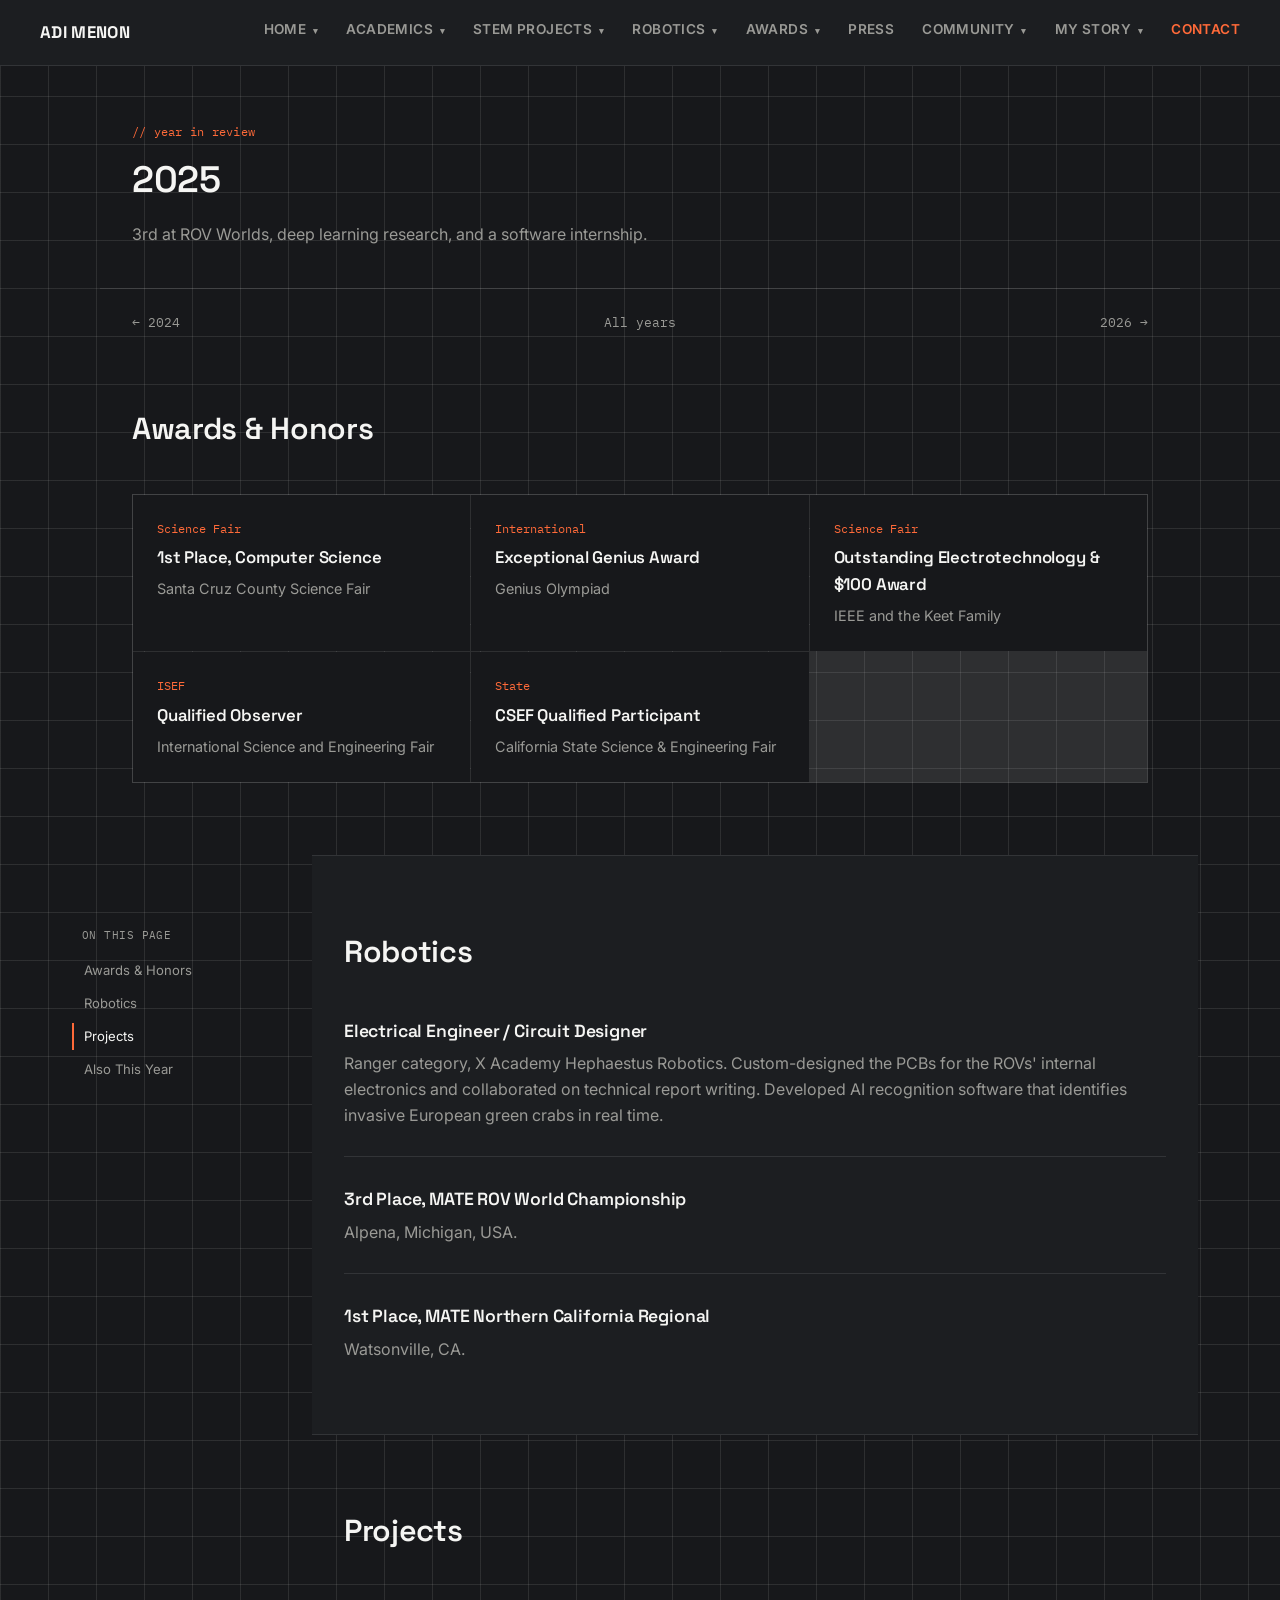
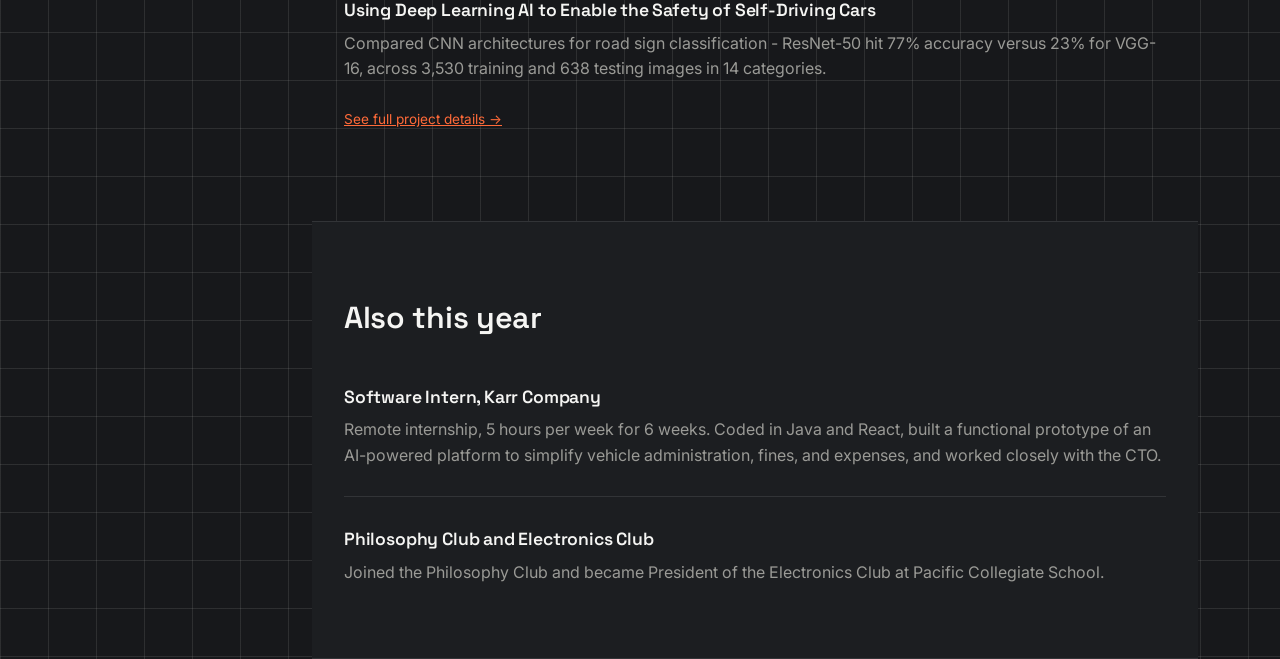
<file: year-2025.html>
<!DOCTYPE html>
<html lang="en">
<head>
<meta charset="UTF-8">
<meta name="viewport" content="width=device-width, initial-scale=1.0">
<title>2025 - Adi Menon</title>
<link rel="preconnect" href="https://fonts.googleapis.com">
<link rel="preconnect" href="https://fonts.gstatic.com" crossorigin>
<link href="https://fonts.googleapis.com/css2?family=Space+Grotesk:wght@500;600;700&family=Inter:wght@400;500;600&family=IBM+Plex+Mono:wght@500&display=swap" rel="stylesheet">
<link rel="stylesheet" href="styles.css">
</head>
<body>

<header class="topbar">
  <a class="brand" href="index.html">ADI MENON</a>
  <button class="nav-toggle" id="navToggle" aria-label="Open menu" aria-expanded="false">
    <span></span><span></span><span></span>
  </button>
  <nav class="topnav" id="topnav">
    <div class="nav-item">
      <a href="index.html">Home <span class="caret">&#9662;</span></a>
      <div class="dropdown-panel">
        <div class="dropdown-panel-inner">
          <a class="dropdown-card" href="index.html#breakthrough">
            <span class="dropdown-card-title">The Breakthrough</span>
            <span class="dropdown-card-sub">2026 - ROV Worlds win, ISEF, Conrad</span>
          </a>
          <a class="dropdown-card" href="index.html#spark">
            <span class="dropdown-card-title">The Spark</span>
            <span class="dropdown-card-sub">2020-2023 - CZU fire to first robots</span>
          </a>
          <a class="dropdown-card" href="index.html#building">
            <span class="dropdown-card-title">Building &amp; Learning</span>
            <span class="dropdown-card-sub">2023-2025 - ROV team, AI research</span>
          </a>
          <a class="dropdown-card" href="index.html#next">
            <span class="dropdown-card-title">What's Next</span>
            <span class="dropdown-card-sub">Wildfire robot, senior year</span>
          </a>
          <a class="dropdown-card" href="index.html#curiosity-in-machines">
            <span class="dropdown-card-title">Curiosity in Machines</span>
            <span class="dropdown-card-sub">Cars, drones, Maker Faire</span>
          </a>
          <a class="dropdown-card" href="index.html#tenacious-learning">
            <span class="dropdown-card-title">Tenacious Learning</span>
            <span class="dropdown-card-sub">Teaching myself computer vision</span>
          </a>
          <a class="dropdown-card" href="index.html#passion-for-robotics">
            <span class="dropdown-card-title">Passion for Robotics</span>
            <span class="dropdown-card-sub">Firefighting robot build</span>
          </a>
          <a class="dropdown-card" href="index.html#hands-on-experimentation">
            <span class="dropdown-card-title">Hands-On Experimentation</span>
            <span class="dropdown-card-sub">4+ years perfecting avocado toast</span>
          </a>
          <a class="dropdown-card" href="index.html#achievements">
            <span class="dropdown-card-title">Achievements</span>
            <span class="dropdown-card-sub">Year-by-year highlights, 2022-2026</span>
          </a>
        </div>
      </div>
    </div>
    <div class="nav-item">
      <a href="academics.html">Academics <span class="caret">&#9662;</span></a>
      <div class="dropdown-panel">
        <div class="dropdown-panel-inner">
          <a class="dropdown-card" href="academics.html#coursework">
            <span class="dropdown-card-title">Coursework</span>
            <span class="dropdown-card-sub">9th–12th grade · GPA 4.34</span>
          </a>
          <a class="dropdown-card" href="academics.html#college-courses">
            <span class="dropdown-card-title">College Coursework</span>
            <span class="dropdown-card-sub">Stanford, UND, UC Scout</span>
          </a>
          <a class="dropdown-card" href="academics.html#skills">
            <span class="dropdown-card-title">Skills</span>
            <span class="dropdown-card-sub">Coding, electronics, robotics</span>
          </a>
        </div>
      </div>
    </div>
    <div class="nav-item">
      <a href="projects.html">STEM Projects <span class="caret">&#9662;</span></a>
      <div class="dropdown-panel">
        <div class="dropdown-panel-inner">
          <a class="dropdown-card" href="projects.html#project-2026">
            <span class="dropdown-card-title">2026 - Wildfire Robot</span>
            <span class="dropdown-card-sub">YOLOv8 + sensor fusion, photos &amp; video</span>
          </a>
          <a class="dropdown-card" href="projects.html#project-2025">
            <span class="dropdown-card-title">2025 - Self-Driving Car AI</span>
            <span class="dropdown-card-sub">ResNet-50 vs. VGG-16</span>
          </a>
          <a class="dropdown-card" href="projects.html#project-2024">
            <span class="dropdown-card-title">2024 - Sensor Fusion</span>
            <span class="dropdown-card-sub">LiDAR + Ultrasonic + IR</span>
          </a>
          <a class="dropdown-card" href="projects.html#project-2023">
            <span class="dropdown-card-title">2023 - Ultrasonic Eyes</span>
            <span class="dropdown-card-sub">HC-SR04 accuracy testing</span>
          </a>
          <a class="dropdown-card" href="projects.html#project-2022">
            <span class="dropdown-card-title">2022 - Flying Drones</span>
            <span class="dropdown-card-sub">First engineering project</span>
          </a>
        </div>
      </div>
    </div>
    <div class="nav-item">
      <a href="robotics.html">Robotics <span class="caret">&#9662;</span></a>
      <div class="dropdown-panel">
        <div class="dropdown-panel-inner">
          <a class="dropdown-card" href="robotics.html#role-progression">
            <span class="dropdown-card-title">Role Progression</span>
            <span class="dropdown-card-sub">Navigator → Circuit Designer → VP Engineering</span>
          </a>
          <a class="dropdown-card" href="robotics.html#competition-results">
            <span class="dropdown-card-title">Competition Results</span>
            <span class="dropdown-card-sub">1st Worlds 2026, 3rd Worlds 2025</span>
          </a>
        </div>
      </div>
    </div>
    <div class="nav-item">
      <a href="awards.html">Awards <span class="caret">&#9662;</span></a>
      <div class="dropdown-panel">
        <div class="dropdown-panel-inner">
          <a class="dropdown-card" href="awards.html#awards-2026">
            <span class="dropdown-card-title">2026</span>
            <span class="dropdown-card-sub">ISEF Award, Best in Show, Conrad Innovator</span>
          </a>
          <a class="dropdown-card" href="awards.html#awards-2025">
            <span class="dropdown-card-title">2025</span>
            <span class="dropdown-card-sub">1st Computer Science, Genius Olympiad</span>
          </a>
          <a class="dropdown-card" href="awards.html#awards-2024">
            <span class="dropdown-card-title">2024</span>
            <span class="dropdown-card-sub">1st Physics, Yale STEM award</span>
          </a>
          <a class="dropdown-card" href="awards.html#awards-2023">
            <span class="dropdown-card-title">2023</span>
            <span class="dropdown-card-sub">1st Physics, CSEF 3rd place</span>
          </a>
          <a class="dropdown-card" href="awards.html#awards-2022">
            <span class="dropdown-card-title">2022</span>
            <span class="dropdown-card-sub">1st Physics, US Metric award</span>
          </a>
        </div>
      </div>
    </div>
    <a href="press.html">Press</a>
    <div class="nav-item">
      <a href="community.html">Community <span class="caret">&#9662;</span></a>
      <div class="dropdown-panel">
        <div class="dropdown-panel-inner">
          <a class="dropdown-card" href="community.html#volunteering">
            <span class="dropdown-card-title">Volunteering</span>
            <span class="dropdown-card-sub">Aegis Living, PCS, YouthServe, Teen Kitchen</span>
          </a>
          <a class="dropdown-card" href="community.html#hobbies">
            <span class="dropdown-card-title">Hobbies</span>
            <span class="dropdown-card-sub">Guitar, woodworking, tennis, cooking</span>
          </a>
        </div>
      </div>
    </div>
    <div class="nav-item">
      <a href="story.html">My Story <span class="caret">&#9662;</span></a>
      <div class="dropdown-panel">
        <div class="dropdown-panel-inner">
          <a class="dropdown-card" href="story.html#breakthrough">
            <span class="dropdown-card-title">The Breakthrough</span>
            <span class="dropdown-card-sub">2026 - ROV Worlds win, ISEF, Conrad</span>
          </a>
          <a class="dropdown-card" href="story.html#spark">
            <span class="dropdown-card-title">The Spark</span>
            <span class="dropdown-card-sub">2020-2023 - CZU fire to first robots</span>
          </a>
          <a class="dropdown-card" href="story.html#building">
            <span class="dropdown-card-title">Building &amp; Learning</span>
            <span class="dropdown-card-sub">2023-2025 - ROV team, AI research</span>
          </a>
          <a class="dropdown-card" href="story.html#next">
            <span class="dropdown-card-title">What's Next</span>
            <span class="dropdown-card-sub">Wildfire robot, senior year</span>
          </a>
          <a class="dropdown-card" href="story.html#curiosity-in-machines">
            <span class="dropdown-card-title">Curiosity in Machines</span>
            <span class="dropdown-card-sub">Cars, drones, Maker Faire</span>
          </a>
          <a class="dropdown-card" href="story.html#tenacious-learning">
            <span class="dropdown-card-title">Tenacious Learning</span>
            <span class="dropdown-card-sub">Teaching myself computer vision</span>
          </a>
          <a class="dropdown-card" href="story.html#passion-for-robotics">
            <span class="dropdown-card-title">Passion for Robotics</span>
            <span class="dropdown-card-sub">Firefighting robot build</span>
          </a>
          <a class="dropdown-card" href="story.html#hands-on-experimentation">
            <span class="dropdown-card-title">Hands-On Experimentation</span>
            <span class="dropdown-card-sub">4+ years perfecting avocado toast</span>
          </a>
        </div>
      </div>
    </div>
    <a class="nav-contact" href="contact.html">Contact</a>
  </nav>
</header>

<main>

  <section class="page-header">
    <span class="eyebrow-mono">// year in review</span>
    <h1>2025</h1>
    <p>3rd at ROV Worlds, deep learning research, and a software internship.</p>
  </section>

  <div class="year-nav">
    <a href="year-2024.html">&larr; 2024</a>
    <a href="index.html">All years</a>
    <a href="year-2026.html">2026 &rarr;</a>
  </div>

  <section class="block" id="year-awards">
    <div class="block-head">
      <h2>Awards &amp; Honors</h2>
    </div>
    <div class="award-grid">
      <div class="award-card">
        <span class="award-year">Science Fair</span>
        <h3>1st Place, Computer Science</h3>
        <p>Santa Cruz County Science Fair</p>
      </div>
      <div class="award-card">
        <span class="award-year">International</span>
        <h3>Exceptional Genius Award</h3>
        <p>Genius Olympiad</p>
      </div>
      <div class="award-card">
        <span class="award-year">Science Fair</span>
        <h3>Outstanding Electrotechnology &amp; $100 Award</h3>
        <p>IEEE and the Keet Family</p>
      </div>
      <div class="award-card">
        <span class="award-year">ISEF</span>
        <h3>Qualified Observer</h3>
        <p>International Science and Engineering Fair</p>
      </div>
      <div class="award-card">
        <span class="award-year">State</span>
        <h3>CSEF Qualified Participant</h3>
        <p>California State Science &amp; Engineering Fair</p>
      </div>
    </div>
  </section>

  
<div class="page-shell">
  <aside class="page-toc">
    <span class="page-toc-label">On this page</span>
    <a href="#year-awards">Awards &amp; Honors</a>
    <a href="#year-robotics">Robotics</a>
    <a href="#year-projects">Projects</a>
    <a href="#year-also">Also This Year</a>
  </aside>
  <div class="page-main">

<section class="block block-panel" id="year-robotics">
    <div class="block-head">
      <h2>Robotics</h2>
    </div>
    <div class="entry-list">
      <div class="entry">
        <h3>Electrical Engineer / Circuit Designer</h3>
        <p>Ranger category, X Academy Hephaestus Robotics. Custom-designed the PCBs for the ROVs' internal electronics and collaborated on technical report writing. Developed AI recognition software that identifies invasive European green crabs in real time.</p>
      </div>
      <div class="entry">
        <h3>3rd Place, MATE ROV World Championship</h3>
        <p>Alpena, Michigan, USA.</p>
      </div>
      <div class="entry">
        <h3>1st Place, MATE Northern California Regional</h3>
        <p>Watsonville, CA.</p>
      </div>
    </div>
  </section>

  <section class="block" id="year-projects">
    <div class="block-head">
      <h2>Projects</h2>
    </div>
    <div class="entry-list">
      <div class="entry">
        <h3>Using Deep Learning AI to Enable the Safety of Self-Driving Cars</h3>
        <p>Compared CNN architectures for road sign classification - ResNet-50 hit 77% accuracy versus 23% for VGG-16, across 3,530 training and 638 testing images in 14 categories.</p>
      </div>
    </div>
    <p class="chapter-text" style="margin-top: 1.5rem;">
      <a href="projects.html" class="press-link">See full project details &rarr;</a>
    </p>
  </section>

  <section class="block block-panel" id="year-also">
    <div class="block-head">
      <h2>Also this year</h2>
    </div>
    <div class="entry-list">
      <div class="entry">
        <h3>Software Intern, Karr Company</h3>
        <p>Remote internship, 5 hours per week for 6 weeks. Coded in Java and React, built a functional prototype of an AI-powered platform to simplify vehicle administration, fines, and expenses, and worked closely with the CTO.</p>
      </div>
      <div class="entry">
        <h3>Philosophy Club and Electronics Club</h3>
        <p>Joined the Philosophy Club and became President of the Electronics Club at Pacific Collegiate School.</p>
      </div>
    </div>
  </section>

  </div>
</div>


</main>

<script src="script.js"></script>
</body>
</html>
</file>
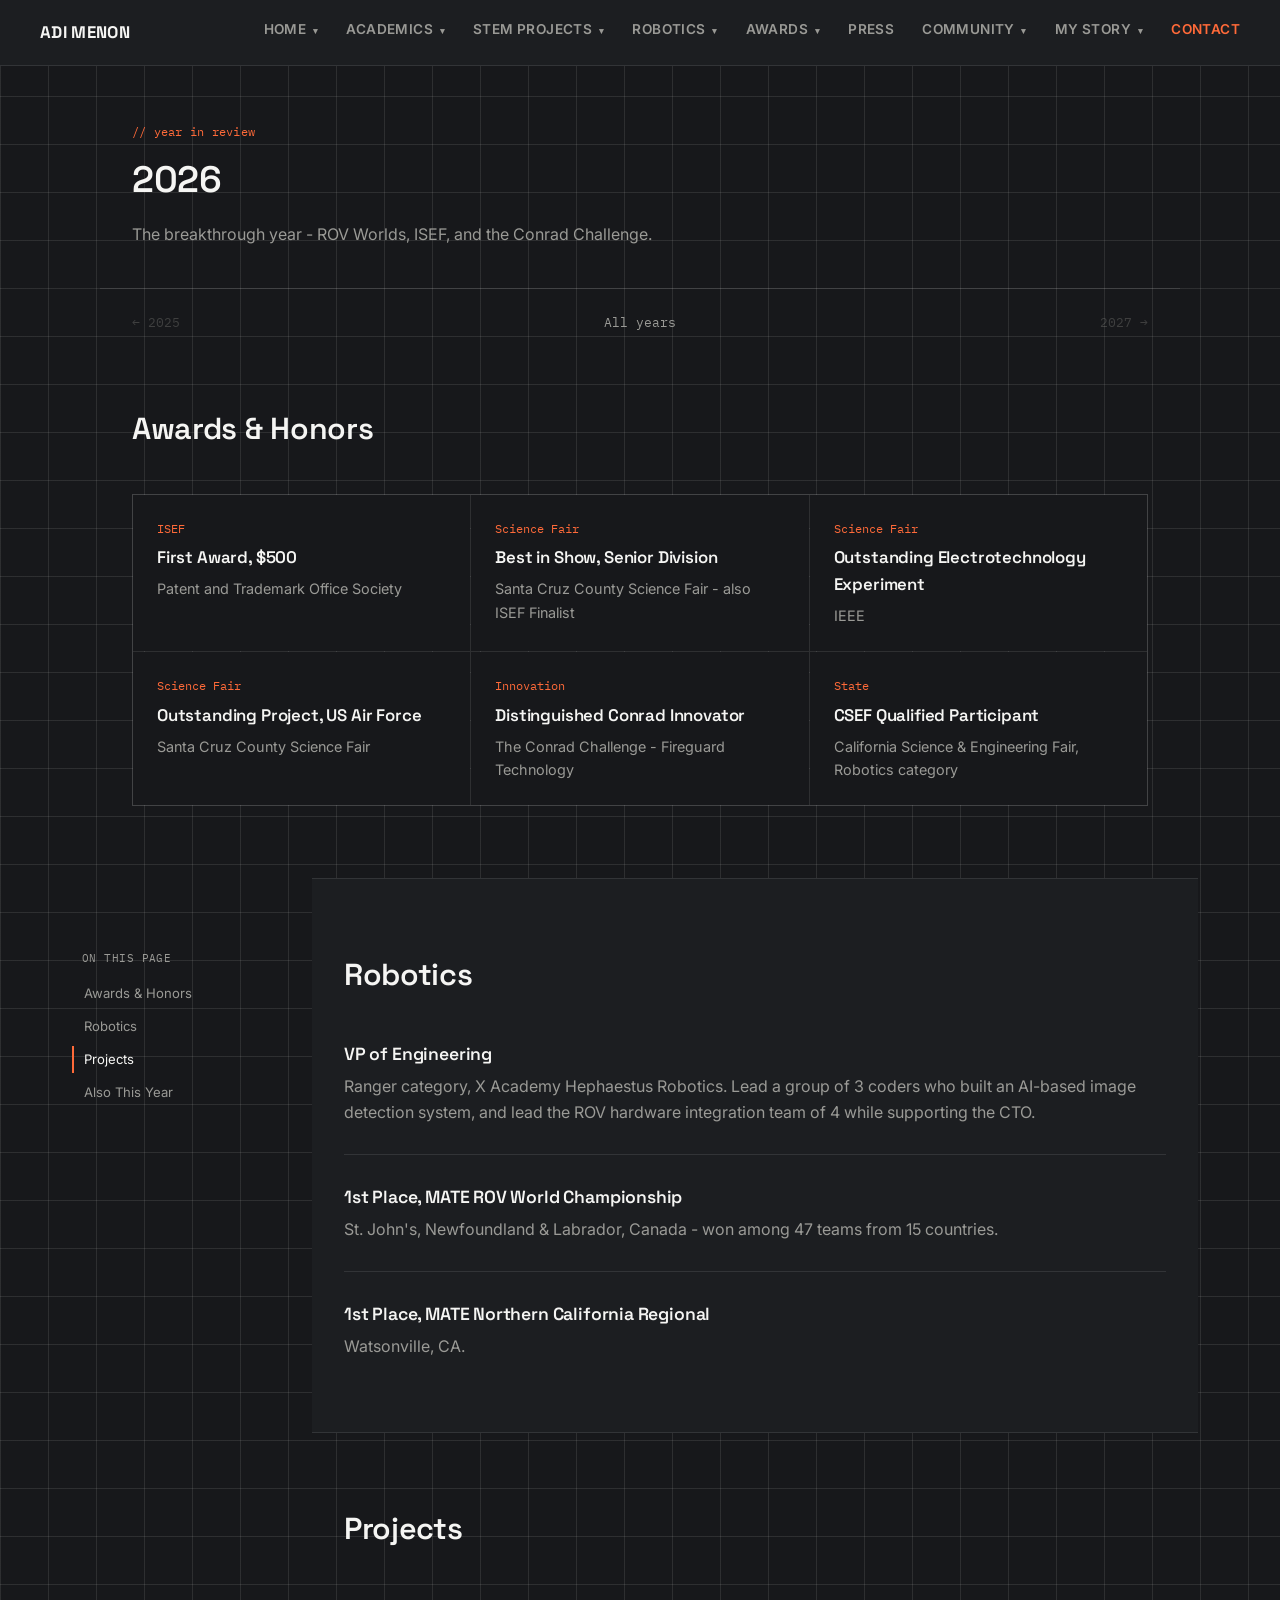
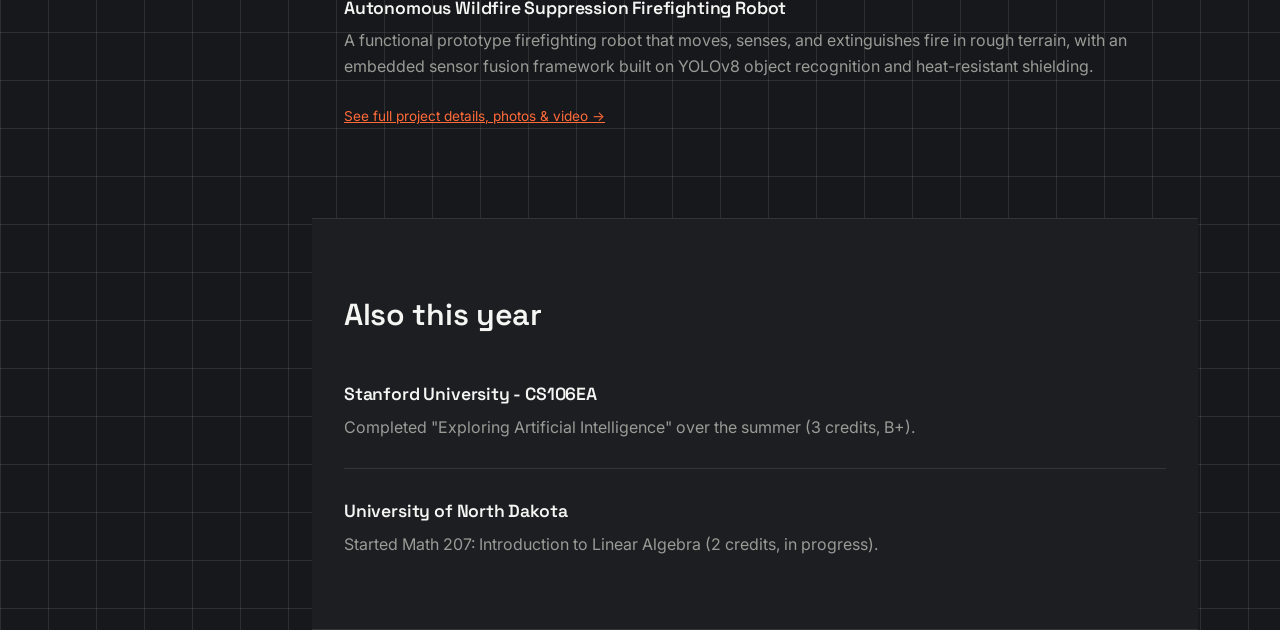
<file: year-2026.html>
<!DOCTYPE html>
<html lang="en">
<head>
<meta charset="UTF-8">
<meta name="viewport" content="width=device-width, initial-scale=1.0">
<title>2026 - Adi Menon</title>
<link rel="preconnect" href="https://fonts.googleapis.com">
<link rel="preconnect" href="https://fonts.gstatic.com" crossorigin>
<link href="https://fonts.googleapis.com/css2?family=Space+Grotesk:wght@500;600;700&family=Inter:wght@400;500;600&family=IBM+Plex+Mono:wght@500&display=swap" rel="stylesheet">
<link rel="stylesheet" href="styles.css">
</head>
<body>

<header class="topbar">
  <a class="brand" href="index.html">ADI MENON</a>
  <button class="nav-toggle" id="navToggle" aria-label="Open menu" aria-expanded="false">
    <span></span><span></span><span></span>
  </button>
  <nav class="topnav" id="topnav">
    <div class="nav-item">
      <a href="index.html">Home <span class="caret">&#9662;</span></a>
      <div class="dropdown-panel">
        <div class="dropdown-panel-inner">
          <a class="dropdown-card" href="index.html#breakthrough">
            <span class="dropdown-card-title">The Breakthrough</span>
            <span class="dropdown-card-sub">2026 - ROV Worlds win, ISEF, Conrad</span>
          </a>
          <a class="dropdown-card" href="index.html#spark">
            <span class="dropdown-card-title">The Spark</span>
            <span class="dropdown-card-sub">2020-2023 - CZU fire to first robots</span>
          </a>
          <a class="dropdown-card" href="index.html#building">
            <span class="dropdown-card-title">Building &amp; Learning</span>
            <span class="dropdown-card-sub">2023-2025 - ROV team, AI research</span>
          </a>
          <a class="dropdown-card" href="index.html#next">
            <span class="dropdown-card-title">What's Next</span>
            <span class="dropdown-card-sub">Wildfire robot, senior year</span>
          </a>
          <a class="dropdown-card" href="index.html#curiosity-in-machines">
            <span class="dropdown-card-title">Curiosity in Machines</span>
            <span class="dropdown-card-sub">Cars, drones, Maker Faire</span>
          </a>
          <a class="dropdown-card" href="index.html#tenacious-learning">
            <span class="dropdown-card-title">Tenacious Learning</span>
            <span class="dropdown-card-sub">Teaching myself computer vision</span>
          </a>
          <a class="dropdown-card" href="index.html#passion-for-robotics">
            <span class="dropdown-card-title">Passion for Robotics</span>
            <span class="dropdown-card-sub">Firefighting robot build</span>
          </a>
          <a class="dropdown-card" href="index.html#hands-on-experimentation">
            <span class="dropdown-card-title">Hands-On Experimentation</span>
            <span class="dropdown-card-sub">4+ years perfecting avocado toast</span>
          </a>
          <a class="dropdown-card" href="index.html#achievements">
            <span class="dropdown-card-title">Achievements</span>
            <span class="dropdown-card-sub">Year-by-year highlights, 2022-2026</span>
          </a>
        </div>
      </div>
    </div>
    <div class="nav-item">
      <a href="academics.html">Academics <span class="caret">&#9662;</span></a>
      <div class="dropdown-panel">
        <div class="dropdown-panel-inner">
          <a class="dropdown-card" href="academics.html#coursework">
            <span class="dropdown-card-title">Coursework</span>
            <span class="dropdown-card-sub">9th–12th grade · GPA 4.34</span>
          </a>
          <a class="dropdown-card" href="academics.html#college-courses">
            <span class="dropdown-card-title">College Coursework</span>
            <span class="dropdown-card-sub">Stanford, UND, UC Scout</span>
          </a>
          <a class="dropdown-card" href="academics.html#skills">
            <span class="dropdown-card-title">Skills</span>
            <span class="dropdown-card-sub">Coding, electronics, robotics</span>
          </a>
        </div>
      </div>
    </div>
    <div class="nav-item">
      <a href="projects.html">STEM Projects <span class="caret">&#9662;</span></a>
      <div class="dropdown-panel">
        <div class="dropdown-panel-inner">
          <a class="dropdown-card" href="projects.html#project-2026">
            <span class="dropdown-card-title">2026 - Wildfire Robot</span>
            <span class="dropdown-card-sub">YOLOv8 + sensor fusion, photos &amp; video</span>
          </a>
          <a class="dropdown-card" href="projects.html#project-2025">
            <span class="dropdown-card-title">2025 - Self-Driving Car AI</span>
            <span class="dropdown-card-sub">ResNet-50 vs. VGG-16</span>
          </a>
          <a class="dropdown-card" href="projects.html#project-2024">
            <span class="dropdown-card-title">2024 - Sensor Fusion</span>
            <span class="dropdown-card-sub">LiDAR + Ultrasonic + IR</span>
          </a>
          <a class="dropdown-card" href="projects.html#project-2023">
            <span class="dropdown-card-title">2023 - Ultrasonic Eyes</span>
            <span class="dropdown-card-sub">HC-SR04 accuracy testing</span>
          </a>
          <a class="dropdown-card" href="projects.html#project-2022">
            <span class="dropdown-card-title">2022 - Flying Drones</span>
            <span class="dropdown-card-sub">First engineering project</span>
          </a>
        </div>
      </div>
    </div>
    <div class="nav-item">
      <a href="robotics.html">Robotics <span class="caret">&#9662;</span></a>
      <div class="dropdown-panel">
        <div class="dropdown-panel-inner">
          <a class="dropdown-card" href="robotics.html#role-progression">
            <span class="dropdown-card-title">Role Progression</span>
            <span class="dropdown-card-sub">Navigator → Circuit Designer → VP Engineering</span>
          </a>
          <a class="dropdown-card" href="robotics.html#competition-results">
            <span class="dropdown-card-title">Competition Results</span>
            <span class="dropdown-card-sub">1st Worlds 2026, 3rd Worlds 2025</span>
          </a>
        </div>
      </div>
    </div>
    <div class="nav-item">
      <a href="awards.html">Awards <span class="caret">&#9662;</span></a>
      <div class="dropdown-panel">
        <div class="dropdown-panel-inner">
          <a class="dropdown-card" href="awards.html#awards-2026">
            <span class="dropdown-card-title">2026</span>
            <span class="dropdown-card-sub">ISEF Award, Best in Show, Conrad Innovator</span>
          </a>
          <a class="dropdown-card" href="awards.html#awards-2025">
            <span class="dropdown-card-title">2025</span>
            <span class="dropdown-card-sub">1st Computer Science, Genius Olympiad</span>
          </a>
          <a class="dropdown-card" href="awards.html#awards-2024">
            <span class="dropdown-card-title">2024</span>
            <span class="dropdown-card-sub">1st Physics, Yale STEM award</span>
          </a>
          <a class="dropdown-card" href="awards.html#awards-2023">
            <span class="dropdown-card-title">2023</span>
            <span class="dropdown-card-sub">1st Physics, CSEF 3rd place</span>
          </a>
          <a class="dropdown-card" href="awards.html#awards-2022">
            <span class="dropdown-card-title">2022</span>
            <span class="dropdown-card-sub">1st Physics, US Metric award</span>
          </a>
        </div>
      </div>
    </div>
    <a href="press.html">Press</a>
    <div class="nav-item">
      <a href="community.html">Community <span class="caret">&#9662;</span></a>
      <div class="dropdown-panel">
        <div class="dropdown-panel-inner">
          <a class="dropdown-card" href="community.html#volunteering">
            <span class="dropdown-card-title">Volunteering</span>
            <span class="dropdown-card-sub">Aegis Living, PCS, YouthServe, Teen Kitchen</span>
          </a>
          <a class="dropdown-card" href="community.html#hobbies">
            <span class="dropdown-card-title">Hobbies</span>
            <span class="dropdown-card-sub">Guitar, woodworking, tennis, cooking</span>
          </a>
        </div>
      </div>
    </div>
    <div class="nav-item">
      <a href="story.html">My Story <span class="caret">&#9662;</span></a>
      <div class="dropdown-panel">
        <div class="dropdown-panel-inner">
          <a class="dropdown-card" href="story.html#breakthrough">
            <span class="dropdown-card-title">The Breakthrough</span>
            <span class="dropdown-card-sub">2026 - ROV Worlds win, ISEF, Conrad</span>
          </a>
          <a class="dropdown-card" href="story.html#spark">
            <span class="dropdown-card-title">The Spark</span>
            <span class="dropdown-card-sub">2020-2023 - CZU fire to first robots</span>
          </a>
          <a class="dropdown-card" href="story.html#building">
            <span class="dropdown-card-title">Building &amp; Learning</span>
            <span class="dropdown-card-sub">2023-2025 - ROV team, AI research</span>
          </a>
          <a class="dropdown-card" href="story.html#next">
            <span class="dropdown-card-title">What's Next</span>
            <span class="dropdown-card-sub">Wildfire robot, senior year</span>
          </a>
          <a class="dropdown-card" href="story.html#curiosity-in-machines">
            <span class="dropdown-card-title">Curiosity in Machines</span>
            <span class="dropdown-card-sub">Cars, drones, Maker Faire</span>
          </a>
          <a class="dropdown-card" href="story.html#tenacious-learning">
            <span class="dropdown-card-title">Tenacious Learning</span>
            <span class="dropdown-card-sub">Teaching myself computer vision</span>
          </a>
          <a class="dropdown-card" href="story.html#passion-for-robotics">
            <span class="dropdown-card-title">Passion for Robotics</span>
            <span class="dropdown-card-sub">Firefighting robot build</span>
          </a>
          <a class="dropdown-card" href="story.html#hands-on-experimentation">
            <span class="dropdown-card-title">Hands-On Experimentation</span>
            <span class="dropdown-card-sub">4+ years perfecting avocado toast</span>
          </a>
        </div>
      </div>
    </div>
    <a class="nav-contact" href="contact.html">Contact</a>
  </nav>
</header>

<main>

  <section class="page-header">
    <span class="eyebrow-mono">// year in review</span>
    <h1>2026</h1>
    <p>The breakthrough year - ROV Worlds, ISEF, and the Conrad Challenge.</p>
  </section>

  <div class="year-nav">
    <span class="disabled">&larr; 2025</span>
    <a href="index.html">All years</a>
    <span class="disabled">2027 &rarr;</span>
  </div>

  <section class="block" id="year-awards">
    <div class="block-head">
      <h2>Awards &amp; Honors</h2>
    </div>
    <div class="award-grid">
      <div class="award-card">
        <span class="award-year">ISEF</span>
        <h3>First Award, $500</h3>
        <p>Patent and Trademark Office Society</p>
      </div>
      <div class="award-card">
        <span class="award-year">Science Fair</span>
        <h3>Best in Show, Senior Division</h3>
        <p>Santa Cruz County Science Fair - also ISEF Finalist</p>
      </div>
      <div class="award-card">
        <span class="award-year">Science Fair</span>
        <h3>Outstanding Electrotechnology Experiment</h3>
        <p>IEEE</p>
      </div>
      <div class="award-card">
        <span class="award-year">Science Fair</span>
        <h3>Outstanding Project, US Air Force</h3>
        <p>Santa Cruz County Science Fair</p>
      </div>
      <div class="award-card">
        <span class="award-year">Innovation</span>
        <h3>Distinguished Conrad Innovator</h3>
        <p>The Conrad Challenge - Fireguard Technology</p>
      </div>
      <div class="award-card">
        <span class="award-year">State</span>
        <h3>CSEF Qualified Participant</h3>
        <p>California Science &amp; Engineering Fair, Robotics category</p>
      </div>
    </div>
  </section>

  
<div class="page-shell">
  <aside class="page-toc">
    <span class="page-toc-label">On this page</span>
    <a href="#year-awards">Awards &amp; Honors</a>
    <a href="#year-robotics">Robotics</a>
    <a href="#year-projects">Projects</a>
    <a href="#year-also">Also This Year</a>
  </aside>
  <div class="page-main">

<section class="block block-panel" id="year-robotics">
    <div class="block-head">
      <h2>Robotics</h2>
    </div>
    <div class="entry-list">
      <div class="entry">
        <h3>VP of Engineering</h3>
        <p>Ranger category, X Academy Hephaestus Robotics. Lead a group of 3 coders who built an AI-based image detection system, and lead the ROV hardware integration team of 4 while supporting the CTO.</p>
      </div>
      <div class="entry">
        <h3>1st Place, MATE ROV World Championship</h3>
        <p>St. John's, Newfoundland &amp; Labrador, Canada - won among 47 teams from 15 countries.</p>
      </div>
      <div class="entry">
        <h3>1st Place, MATE Northern California Regional</h3>
        <p>Watsonville, CA.</p>
      </div>
    </div>
  </section>

  <section class="block" id="year-projects">
    <div class="block-head">
      <h2>Projects</h2>
    </div>
    <div class="entry-list">
      <div class="entry">
        <h3>Autonomous Wildfire Suppression Firefighting Robot</h3>
        <p>A functional prototype firefighting robot that moves, senses, and extinguishes fire in rough terrain, with an embedded sensor fusion framework built on YOLOv8 object recognition and heat-resistant shielding.</p>
      </div>
    </div>
    <p class="chapter-text" style="margin-top: 1.5rem;">
      <a href="projects.html" class="press-link">See full project details, photos &amp; video &rarr;</a>
    </p>
  </section>

  <section class="block block-panel" id="year-also">
    <div class="block-head">
      <h2>Also this year</h2>
    </div>
    <div class="entry-list">
      <div class="entry">
        <h3>Stanford University - CS106EA</h3>
        <p>Completed "Exploring Artificial Intelligence" over the summer (3 credits, B+).</p>
      </div>
      <div class="entry">
        <h3>University of North Dakota</h3>
        <p>Started Math 207: Introduction to Linear Algebra (2 credits, in progress).</p>
      </div>
    </div>
  </section>

  </div>
</div>


</main>

<script src="script.js"></script>
</body>
</html>
</file>
<file: styles.css>
:root {
  --navy: #17181B;
  --panel: #1F2124;
  --panel-2: #1C1E21;
  --line: #F2F2F0;
  --line-dim: rgba(242, 242, 240, 0.10);
  --signal: #FF6A39;
  --muted: #9A9A96;
  --white: #F5F5F3;

  --display: "Space Grotesk", "Inter", sans-serif;
  --sans: "Inter", -apple-system, BlinkMacSystemFont, sans-serif;
  --mono: "IBM Plex Mono", monospace;
}

* { box-sizing: border-box; }

html { scroll-behavior: smooth; }

@media (prefers-reduced-motion: reduce) {
  html { scroll-behavior: auto; }
  * { transition: none !important; animation: none !important; }
}

body {
  margin: 0;
  background:
    linear-gradient(var(--line-dim) 1px, transparent 1px),
    linear-gradient(90deg, var(--line-dim) 1px, transparent 1px),
    var(--navy);
  background-size: 48px 48px, 48px 48px, auto;
  color: var(--white);
  font-family: var(--sans);
  line-height: 1.6;
}

a { color: inherit; }

h1, h2, h3 {
  font-family: var(--display);
  font-weight: 600;
  margin: 0;
  letter-spacing: -0.01em;
}

main {
  margin-left: 0;
}

/* ---------- Top nav (flat, horizontal) ---------- */

.topbar {
  position: sticky;
  top: 0;
  z-index: 40;
  display: flex;
  align-items: center;
  justify-content: space-between;
  gap: 1.5rem;
  padding: 1.2rem 2.5rem;
  background: var(--panel-2);
  border-bottom: 1px solid var(--line-dim);
}

.brand {
  font-family: var(--display);
  font-weight: 700;
  font-size: 1.05rem;
  letter-spacing: 0.02em;
  text-decoration: none;
  color: var(--white);
  flex-shrink: 0;
}

.topnav {
  display: flex;
  gap: 1.75rem;
  align-items: center;
  flex-wrap: wrap;
}

.topnav a {
  font-size: 0.85rem;
  font-weight: 600;
  letter-spacing: 0.03em;
  text-transform: uppercase;
  text-decoration: none;
  color: var(--muted);
  transition: color 0.15s ease;
  padding-bottom: 3px;
  border-bottom: 2px solid transparent;
}

.topnav a:hover { color: var(--white); }

.topnav a.active {
  color: var(--white);
  border-bottom-color: var(--signal);
}

.caret {
  display: inline-block;
  font-size: 0.65em;
  margin-left: 0.2rem;
  transition: transform 0.15s ease, color 0.15s ease;
}

.nav-item.open .caret {
  color: var(--signal);
  transform: rotate(180deg);
}

.nav-contact {
  color: var(--signal) !important;
}

.nav-toggle {
  display: none;
}

/* ---------- Page header (subpages) ---------- */

.page-header {
  max-width: 1080px;
  margin: 0 auto;
  padding: 3.5rem 2rem 2.5rem;
  border-bottom: 1px solid var(--line-dim);
}

.page-header h1 {
  font-size: 2.3rem;
  margin: 0.5rem 0 0.75rem;
}

.page-header p {
  color: var(--muted);
  max-width: 60ch;
  margin: 0;
}

/* ---------- Page shell (content + on-this-page TOC) ---------- */

.page-shell {
  max-width: 1180px;
  margin: 0 auto;
  padding: 0 2rem;
  display: flex;
  gap: 2.5rem;
  align-items: flex-start;
}

.page-toc {
  flex: 0 0 190px;
  position: sticky;
  top: 90px;
  display: flex;
  flex-direction: column;
  gap: 0.35rem;
  padding-top: 4.5rem;
}

.page-toc-label {
  font-family: var(--mono);
  font-size: 0.7rem;
  color: var(--muted);
  margin-bottom: 0.4rem;
  text-transform: uppercase;
  letter-spacing: 0.04em;
}

.page-toc a {
  font-size: 0.82rem;
  color: var(--muted);
  text-decoration: none;
  padding: 0.3rem 0 0.3rem 0.65rem;
  border-left: 2px solid transparent;
  margin-left: -0.65rem;
  transition: color 0.15s ease, border-color 0.15s ease;
  line-height: 1.35;
}

.page-toc a:hover {
  color: var(--white);
  border-left-color: var(--line-dim);
}

.page-toc a.active {
  color: var(--white);
  border-left-color: var(--signal);
}

.page-main {
  flex: 1;
  min-width: 0;
}

.page-main .block,
.page-main .chapter {
  max-width: 100%;
  margin: 0;
}

@media (max-width: 1080px) {
  .page-toc {
    display: none;
  }

  .page-shell {
    display: block;
    padding: 0;
  }

  .page-main .block,
  .page-main .chapter {
    max-width: 1080px;
    margin: 0 auto;
  }
}

/* ---------- Hero (home only) ---------- */

.hero {
  max-width: 1080px;
  margin: 0 auto;
  padding: 4.5rem 2rem 3.5rem;
  display: grid;
  grid-template-columns: 300px 1fr;
  gap: 3rem;
  align-items: center;
}

.hero-media {
  position: relative;
}

.hero-media img {
  width: 100%;
  aspect-ratio: 1 / 1;
  object-fit: cover;
  display: block;
  border: 1px solid var(--line-dim);
}

.corner {
  position: absolute;
  width: 22px;
  height: 22px;
  border: 2px solid var(--signal);
}

.corner-tl { top: -8px; left: -8px; border-right: none; border-bottom: none; }
.corner-br { bottom: -8px; right: -8px; border-left: none; border-top: none; }

.hero-tag {
  font-family: var(--mono);
  font-size: 0.8rem;
  color: var(--signal);
  margin: 0 0 0.9rem 0;
}

.hero-content h1 {
  font-size: 3rem;
  margin-bottom: 1.1rem;
}

.hero-bio {
  max-width: 52ch;
  color: var(--muted);
  font-size: 1.02rem;
  margin-bottom: 1.75rem;
}

.hero-actions {
  display: flex;
  gap: 0.75rem;
}

.btn {
  display: inline-block;
  text-decoration: none;
  font-size: 0.9rem;
  font-weight: 500;
  padding: 0.7rem 1.3rem;
  background: var(--signal);
  color: var(--navy);
  transition: background 0.15s ease, transform 0.15s ease;
}

.btn:hover { background: #FF8557; }

.btn-ghost {
  background: transparent;
  color: var(--white);
  border: 1px solid var(--line-dim);
}

.btn-ghost:hover { background: var(--panel); }

/* ---------- Stat strip ---------- */

.stat-strip {
  max-width: 1080px;
  margin: 0 auto;
  padding: 0 2rem 3.5rem;
  display: grid;
  grid-template-columns: repeat(4, 1fr);
  border-top: 1px solid var(--line-dim);
  border-bottom: 1px solid var(--line-dim);
}

.stat {
  padding: 1.75rem 1.25rem;
  border-left: 1px solid var(--line-dim);
  display: flex;
  flex-direction: column;
  gap: 0.4rem;
}

.stat:first-child { border-left: none; }

.stat-num {
  font-family: var(--display);
  font-size: 2.1rem;
  font-weight: 700;
  color: var(--signal);
}

.stat-label {
  font-size: 0.82rem;
  color: var(--muted);
  line-height: 1.4;
}

/* ---------- Section blocks ---------- */

.block {
  max-width: 1080px;
  margin: 0 auto;
  padding: 4.5rem 2rem;
}

.block-panel {
  max-width: none;
  background: var(--panel-2);
  border-top: 1px solid var(--line-dim);
  border-bottom: 1px solid var(--line-dim);
}

.block-panel > * {
  max-width: 1080px;
  margin-left: auto;
  margin-right: auto;
}

.block-head {
  margin-bottom: 2.5rem;
}

.eyebrow-mono {
  display: block;
  font-family: var(--mono);
  font-size: 0.75rem;
  color: var(--signal);
  margin-bottom: 0.6rem;
  letter-spacing: 0.02em;
}

.block-head h2 {
  font-size: 1.9rem;
}

/* Awards */

.award-grid {
  display: grid;
  grid-template-columns: repeat(3, 1fr);
  gap: 1px;
  background: var(--line-dim);
  border: 1px solid var(--line-dim);
}

.award-card {
  background: var(--navy);
  padding: 1.5rem;
  display: flex;
  flex-direction: column;
  gap: 0.4rem;
}

a.award-card {
  text-decoration: none;
  transition: background 0.15s ease;
}

a.award-card:hover {
  background: var(--panel);
}

.award-year {
  font-family: var(--mono);
  font-size: 0.75rem;
  color: var(--signal);
}

.award-card h3 {
  font-size: 1.05rem;
}

.award-card p {
  margin: 0;
  color: var(--muted);
  font-size: 0.9rem;
}

/* Press */

.press-grid {
  display: grid;
  grid-template-columns: repeat(auto-fit, minmax(240px, 1fr));
  gap: 1.25rem;
}

.press-card {
  display: block;
  text-decoration: none;
  padding: 1.5rem;
  border: 1px solid var(--line-dim);
  transition: border-color 0.15s ease, transform 0.15s ease;
}

.press-card:hover {
  border-color: var(--signal);
  transform: translateY(-2px);
}

.press-source {
  font-family: var(--mono);
  font-size: 0.72rem;
  color: var(--muted);
  text-transform: uppercase;
  letter-spacing: 0.04em;
}

.press-card h3 {
  font-size: 1.05rem;
  margin: 0.6rem 0 1rem;
  color: var(--white);
}

.press-link {
  font-size: 0.85rem;
  color: var(--signal);
}

.press-note {
  margin-top: 1.5rem;
  font-size: 0.85rem;
  color: var(--muted);
  font-style: italic;
}

/* Projects */

.project-grid {
  display: grid;
  grid-template-columns: repeat(2, 1fr);
  gap: 1.5rem;
}

.project-card {
  border: 1px solid var(--line-dim);
  overflow: hidden;
}

.project-media {
  aspect-ratio: 16 / 9;
  overflow: hidden;
  background: var(--panel);
}

.project-media img {
  width: 100%;
  height: 100%;
  object-fit: cover;
  display: block;
}

.project-card h3,
.project-card > .project-year,
.project-card > p {
  margin: 0;
  padding: 0 1.25rem;
}

.project-year {
  display: block;
  font-family: var(--mono);
  font-size: 0.72rem;
  color: var(--signal);
  margin-top: 1.1rem !important;
}

.project-card h3 {
  font-size: 1.05rem;
  margin: 0.5rem 0 0.6rem !important;
}

.project-card p {
  color: var(--muted);
  font-size: 0.9rem;
  padding-bottom: 1.25rem !important;
}

/* Entry list (Robotics, Community) */

.entry-list {
  display: flex;
  flex-direction: column;
  gap: 1.75rem;
}

.entry {
  padding-bottom: 1.75rem;
  border-bottom: 1px solid var(--line-dim);
}

.entry:last-child { border-bottom: none; padding-bottom: 0; }

.entry h3 {
  font-size: 1.1rem;
  margin-bottom: 0.4rem;
}

.entry p {
  margin: 0;
  color: var(--muted);
}

/* Horizontal timeline */

.timeline-h {
  display: grid;
  grid-template-columns: repeat(4, 1fr);
  gap: 1.5rem;
}

.timeline-h-entry {
  border-top: 2px solid var(--signal);
  padding-top: 1rem;
}

.timeline-h-year {
  font-family: var(--mono);
  font-size: 0.75rem;
  color: var(--muted);
}

.timeline-h-entry h3 {
  font-size: 1.05rem;
  margin: 0.4rem 0 0.35rem;
}

.timeline-h-entry p {
  margin: 0;
  color: var(--muted);
  font-size: 0.9rem;
}

/* Contact */

.contact-block {
  text-align: center;
  padding-top: 3rem;
  padding-bottom: 3rem;
}

.contact-block h2 {
  font-size: 1.8rem;
  margin-bottom: 1.5rem;
}

.site-footer {
  text-align: center;
  padding: 2rem 2rem 3rem;
}

.site-footer a {
  font-size: 0.85rem;
  color: var(--muted);
  text-decoration: none;
}

.site-footer a:hover { color: var(--white); }

/* ---------- Storytelling chapters ---------- */

.chapter {
  max-width: 1080px;
  margin: 0 auto;
  padding: 4.5rem 2rem;
  display: grid;
  grid-template-columns: 90px 1fr;
  gap: 2.5rem;
}

.chapter-panel {
  max-width: none;
  background: var(--panel-2);
  border-top: 1px solid var(--line-dim);
  border-bottom: 1px solid var(--line-dim);
}

.chapter-panel > .chapter-marker,
.chapter-panel > .chapter-body {
  max-width: 1080px;
}

.chapter-panel {
  display: block;
}

.chapter-panel .chapter-inner {
  display: grid;
}

.chapter-marker {
  display: flex;
  flex-direction: column;
  align-items: center;
  gap: 0.75rem;
}

.chapter-num {
  font-family: var(--mono);
  font-size: 0.85rem;
  color: var(--signal);
  border: 1px solid var(--signal);
  width: 34px;
  height: 34px;
  border-radius: 50%;
  display: flex;
  align-items: center;
  justify-content: center;
  flex-shrink: 0;
}

.chapter-line {
  width: 1px;
  flex: 1;
  background: var(--line-dim);
}

.chapter-line-end {
  background: linear-gradient(to bottom, var(--line-dim), transparent);
}

.chapter-body h2 {
  font-size: 1.9rem;
  margin: 0.4rem 0 1.2rem;
}

.chapter-text {
  color: var(--muted);
  max-width: 62ch;
  margin: 0 0 1.1rem;
}

.chapter-text strong {
  color: var(--white);
  font-weight: 600;
}

.chip-row {
  display: flex;
  flex-wrap: wrap;
  gap: 0.6rem;
  margin-top: 1.5rem;
}

.chip {
  font-family: var(--mono);
  font-size: 0.72rem;
  color: var(--white);
  border: 1px solid var(--line-dim);
  padding: 0.45rem 0.8rem;
  white-space: nowrap;
}

.press-inline {
  margin-top: 2.5rem;
  padding-top: 2rem;
  border-top: 1px solid var(--line-dim);
}

.press-inline-label {
  font-family: var(--mono);
  font-size: 0.75rem;
  color: var(--signal);
  margin: 0 0 1.25rem;
}

@media (max-width: 880px) {
  .topnav {
    position: fixed;
    top: 61px;
    left: 0;
    right: 0;
    flex-direction: column;
    align-items: flex-start;
    gap: 0;
    background: var(--panel-2);
    border-bottom: 1px solid var(--line-dim);
    transform: translateY(-150%);
    transition: transform 0.2s ease;
    padding: 0.5rem 2rem 1rem;
    max-height: calc(100vh - 61px);
    overflow-y: auto;
  }

  .topnav.open {
    transform: translateY(0);
  }

  .topnav a {
    width: 100%;
    padding: 0.75rem 0;
    border-bottom: 1px solid var(--line-dim);
  }

  .nav-toggle {
    display: flex;
    flex-direction: column;
    justify-content: center;
    gap: 4px;
    width: 34px;
    height: 34px;
    border: 1px solid var(--line-dim);
    background: transparent;
    cursor: pointer;
    align-items: center;
  }

  .nav-toggle span {
    width: 16px;
    height: 2px;
    background: var(--white);
  }
}

/* ---------- Nav dropdowns (hover with delay on desktop, tap on mobile) ---------- */

.nav-item {
  position: relative;
  display: flex;
  align-items: center;
}

.dropdown-panel {
  display: none;
  position: absolute;
  top: 100%;
  left: 0;
  min-width: 260px;
  z-index: 60;
}

.dropdown-panel.align-right {
  left: auto;
  right: 0;
}

.dropdown-panel-inner {
  background: var(--panel-2);
  padding: 0.6rem 1.1rem;
  display: flex;
  flex-direction: column;
  gap: 0;
  border-top: 3px solid var(--signal);
  border-left: 1px solid var(--line-dim);
  border-right: 1px solid var(--line-dim);
  border-bottom: 1px solid var(--line-dim);
  box-shadow: 0 16px 32px rgba(0,0,0,0.4);
}

.nav-item.open .dropdown-panel {
  display: block;
}

a.dropdown-card {
  display: block;
  text-decoration: none;
  padding: 0.6rem 0;
  font-size: 0.8rem;
  font-weight: 600;
  letter-spacing: 0.03em;
  text-transform: uppercase;
  color: var(--white);
  border-bottom: 1px solid var(--line-dim);
  transition: color 0.12s ease;
}

a.dropdown-card:last-child {
  border-bottom: none;
}

a.dropdown-card:hover,
a.dropdown-card:focus {
  color: var(--signal);
}

.dropdown-card-sub {
  display: none;
}

@media (max-width: 880px) {
  .nav-item {
    flex-direction: column;
    align-items: flex-start;
    width: 100%;
  }

  .dropdown-panel {
    display: none;
    position: static;
    width: 100%;
  }

  .nav-item.open .dropdown-panel {
    display: block;
  }

  .dropdown-panel-inner {
    border-top: none;
    border-left: 2px solid var(--line-dim);
    background: transparent;
    padding: 0.25rem 0 0.5rem 0.75rem;
    margin-left: 0.2rem;
  }

  a.dropdown-card {
    padding: 0.5rem 0;
    font-size: 0.8rem;
  }
}


.year-cards-section {
  max-width: 1080px;
  margin: 0 auto;
  padding: 1rem 2rem 4.5rem;
}

.year-cards-grid {
  display: grid;
  grid-template-columns: repeat(5, 1fr);
  gap: 1px;
  background: var(--line-dim);
  border: 1px solid var(--line-dim);
}

.year-card {
  background: var(--navy);
  padding: 1.75rem 1.5rem;
  text-decoration: none;
  display: flex;
  flex-direction: column;
  gap: 0.5rem;
  transition: background 0.15s ease;
}

.year-card:hover {
  background: var(--panel);
}

.year-card-year {
  font-family: var(--display);
  font-size: 1.6rem;
  font-weight: 700;
  color: var(--signal);
}

.year-card-headline {
  font-size: 0.92rem;
  color: var(--white);
  font-weight: 500;
  line-height: 1.4;
}

.year-card-more {
  margin-top: auto;
  font-family: var(--mono);
  font-size: 0.72rem;
  color: var(--muted);
}

@media (max-width: 880px) {
  .year-cards-grid {
    grid-template-columns: 1fr;
  }
}

/* ---------- Year detail pages ---------- */

.year-nav {
  display: flex;
  justify-content: space-between;
  max-width: 1080px;
  margin: 0 auto;
  padding: 1.5rem 2rem 0;
  font-family: var(--mono);
  font-size: 0.8rem;
}

.year-nav a {
  text-decoration: none;
  color: var(--muted);
}

.year-nav a:hover { color: var(--signal); }

.year-nav .disabled {
  color: rgba(154, 154, 150, 0.3);
  pointer-events: none;
}



.media-gallery {
  display: grid;
  grid-template-columns: repeat(4, 1fr);
  gap: 0.6rem;
  margin-top: 1.75rem;
}

.media-gallery img {
  width: 100%;
  aspect-ratio: 4 / 3;
  object-fit: cover;
  border: 1px solid var(--line-dim);
  cursor: zoom-in;
}

.video-embed {
  margin-top: 1.5rem;
}

.video-embed video {
  width: 100%;
  max-width: 640px;
  display: block;
  border: 1px solid var(--line-dim);
  background: #000;
}

.media-caption {
  font-family: var(--mono);
  font-size: 0.75rem;
  color: var(--muted);
  margin: 0.6rem 0 0;
}

@media (max-width: 880px) {
  .media-gallery {
    grid-template-columns: repeat(2, 1fr);
  }

  .hero {
    grid-template-columns: 1fr;
    padding-top: 3rem;
  }

  .hero-media { max-width: 220px; }

  .hero-content h1 { font-size: 2.2rem; }

  .stat-strip {
    grid-template-columns: repeat(2, 1fr);
  }

  .stat:nth-child(3) { border-left: none; }

  .award-grid,
  .press-grid,
  .project-grid,
  .timeline-h {
    grid-template-columns: 1fr;
  }
}
</file>
